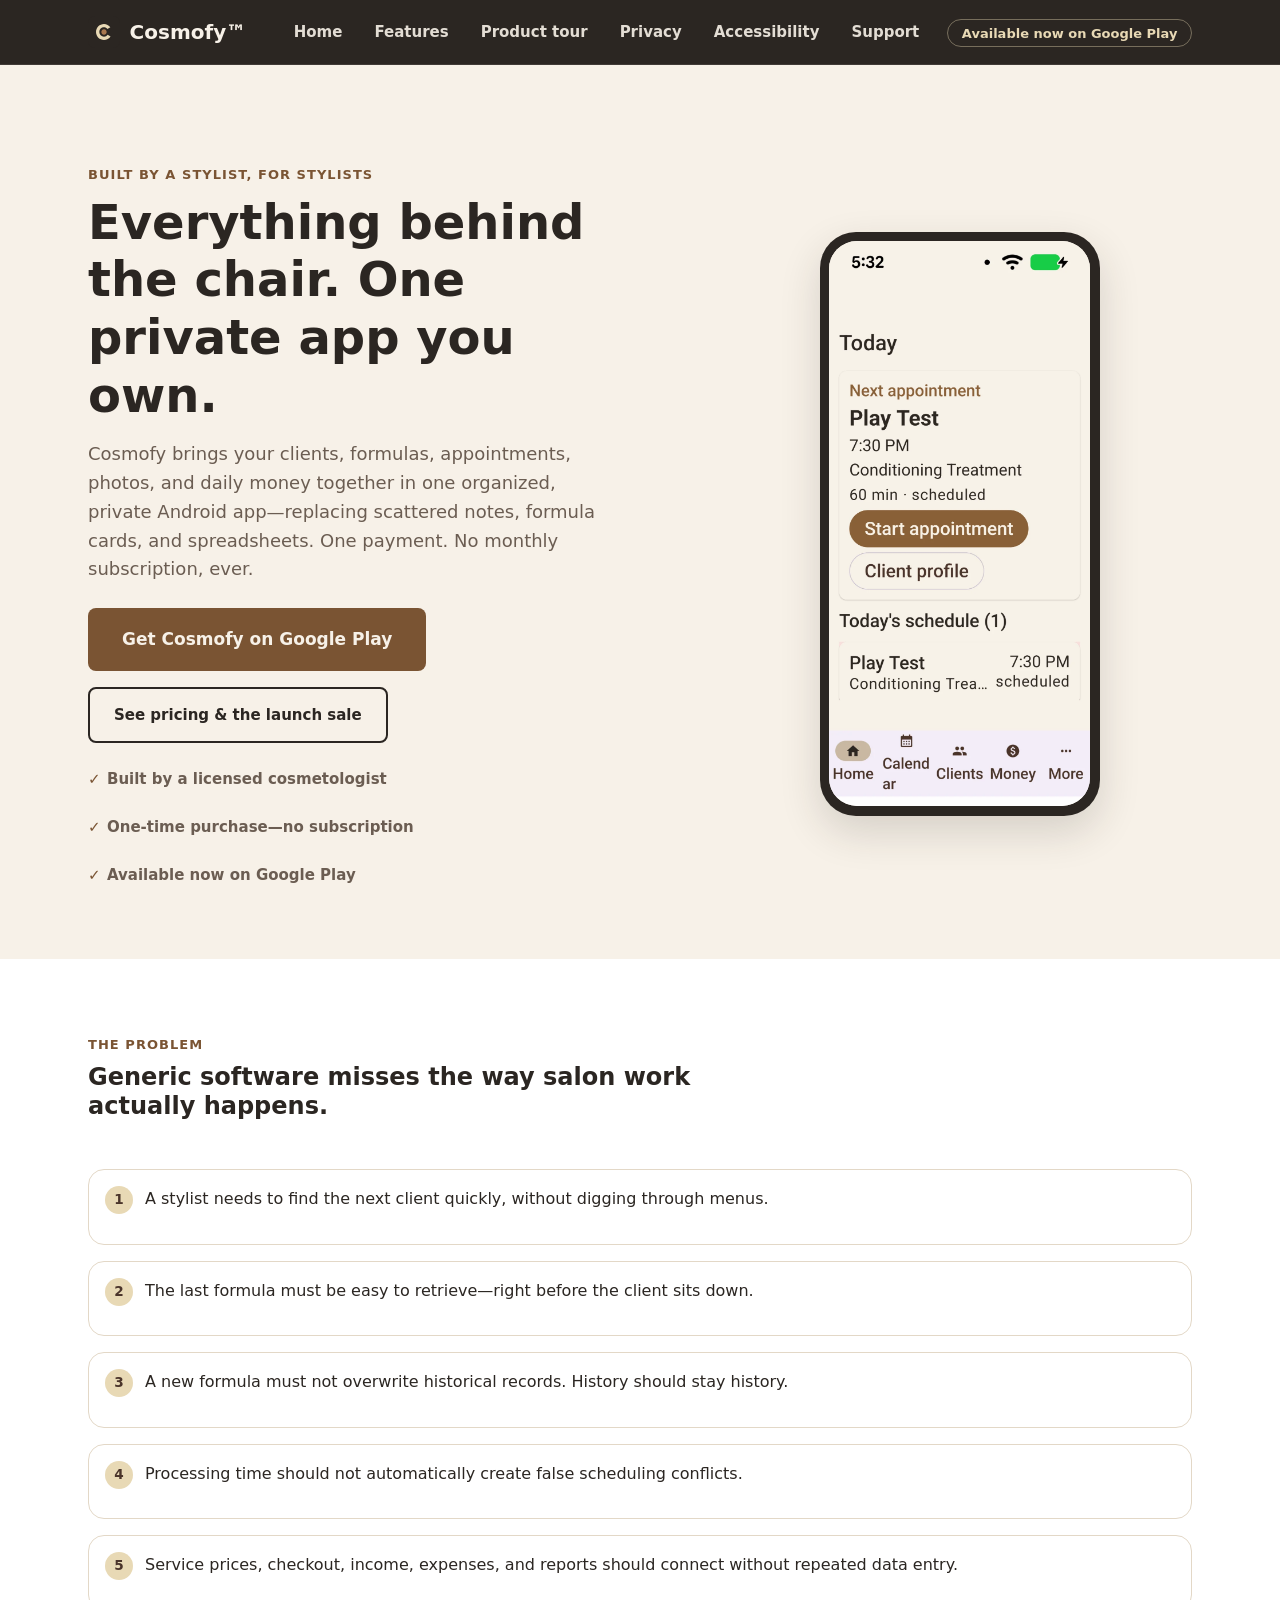
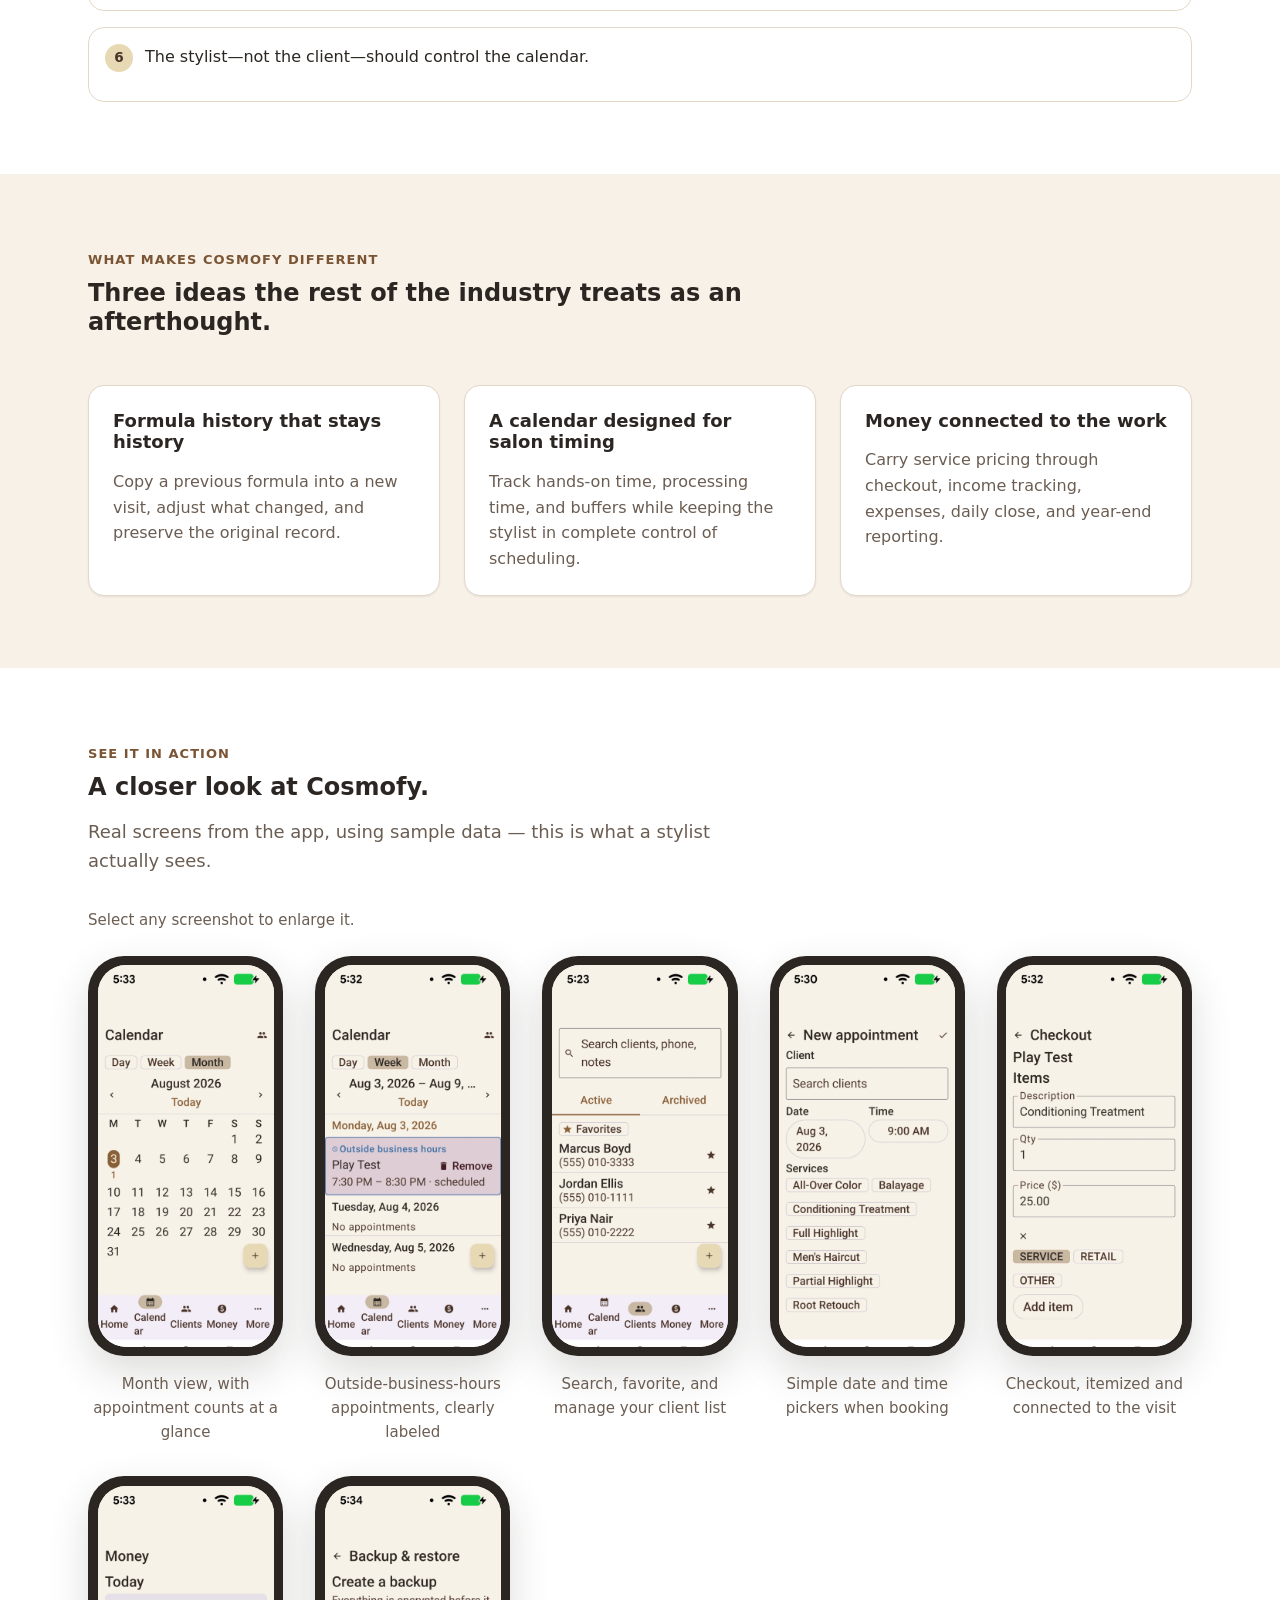
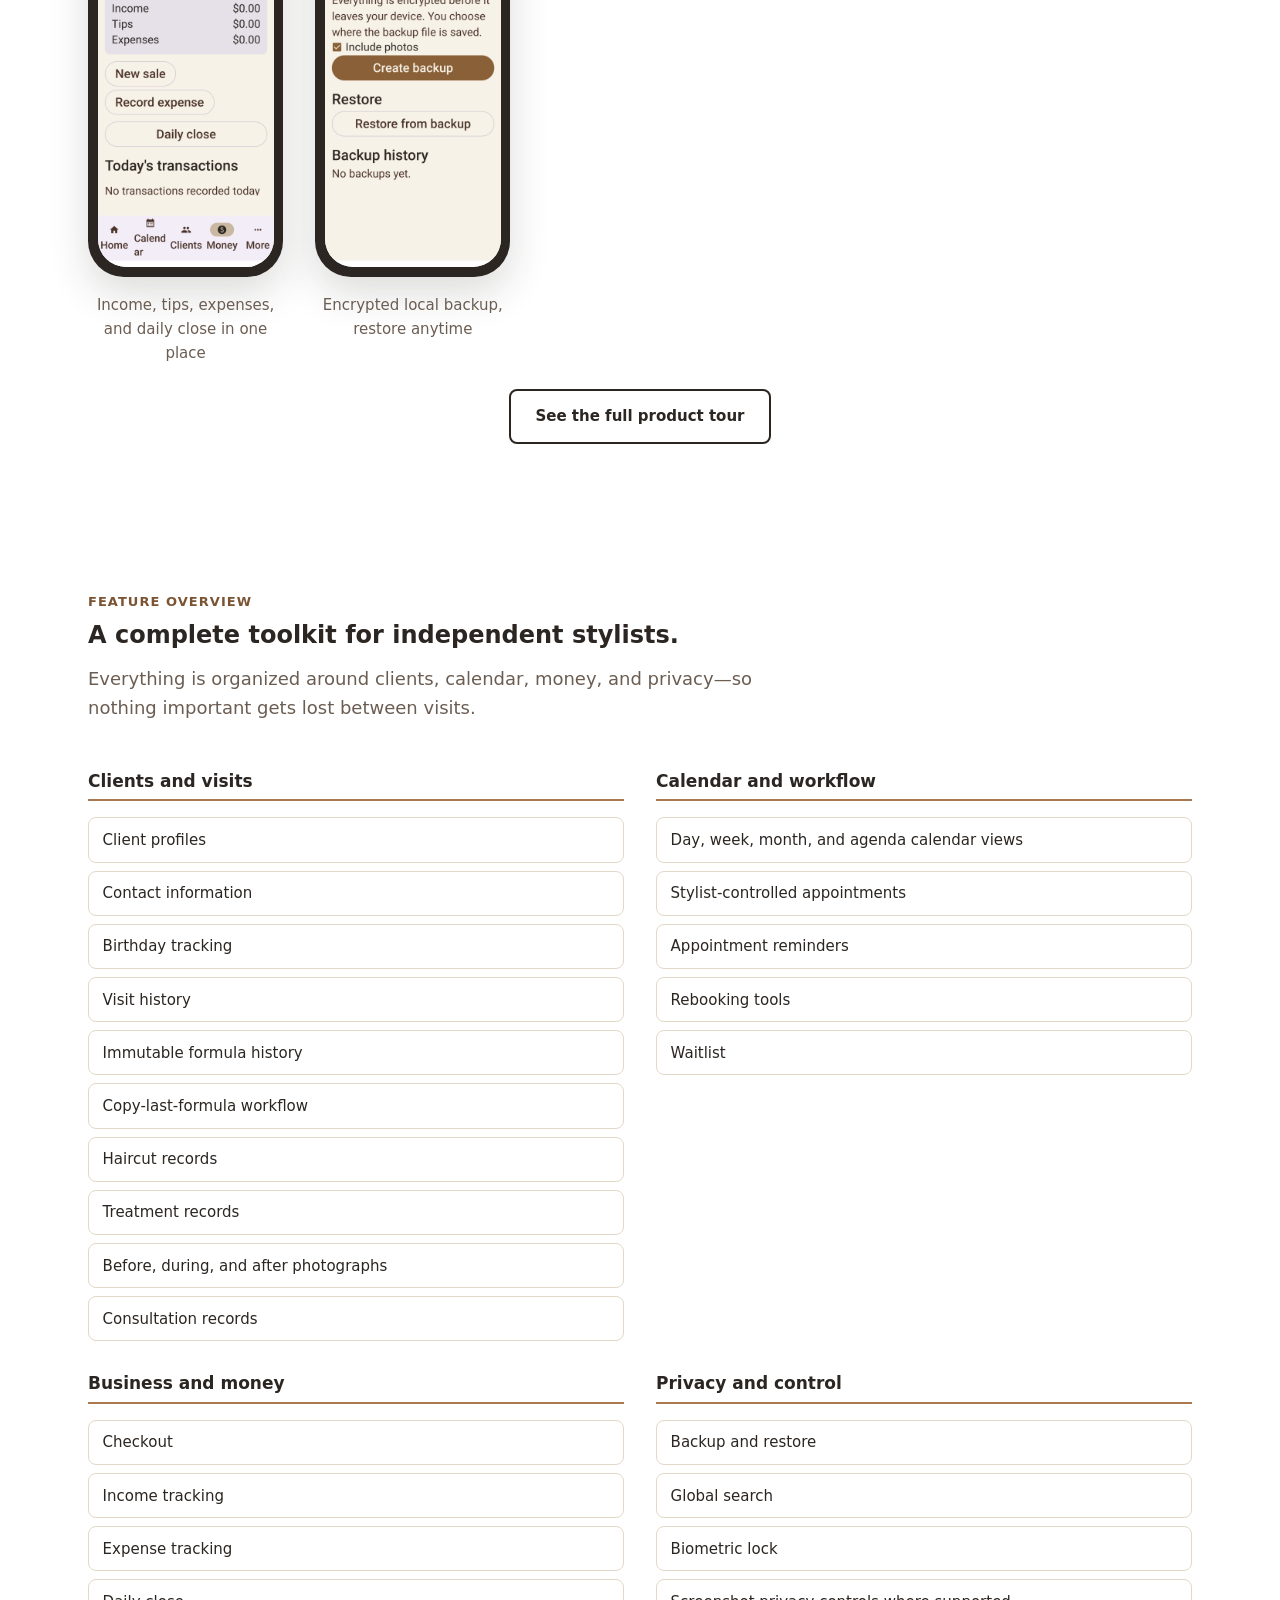
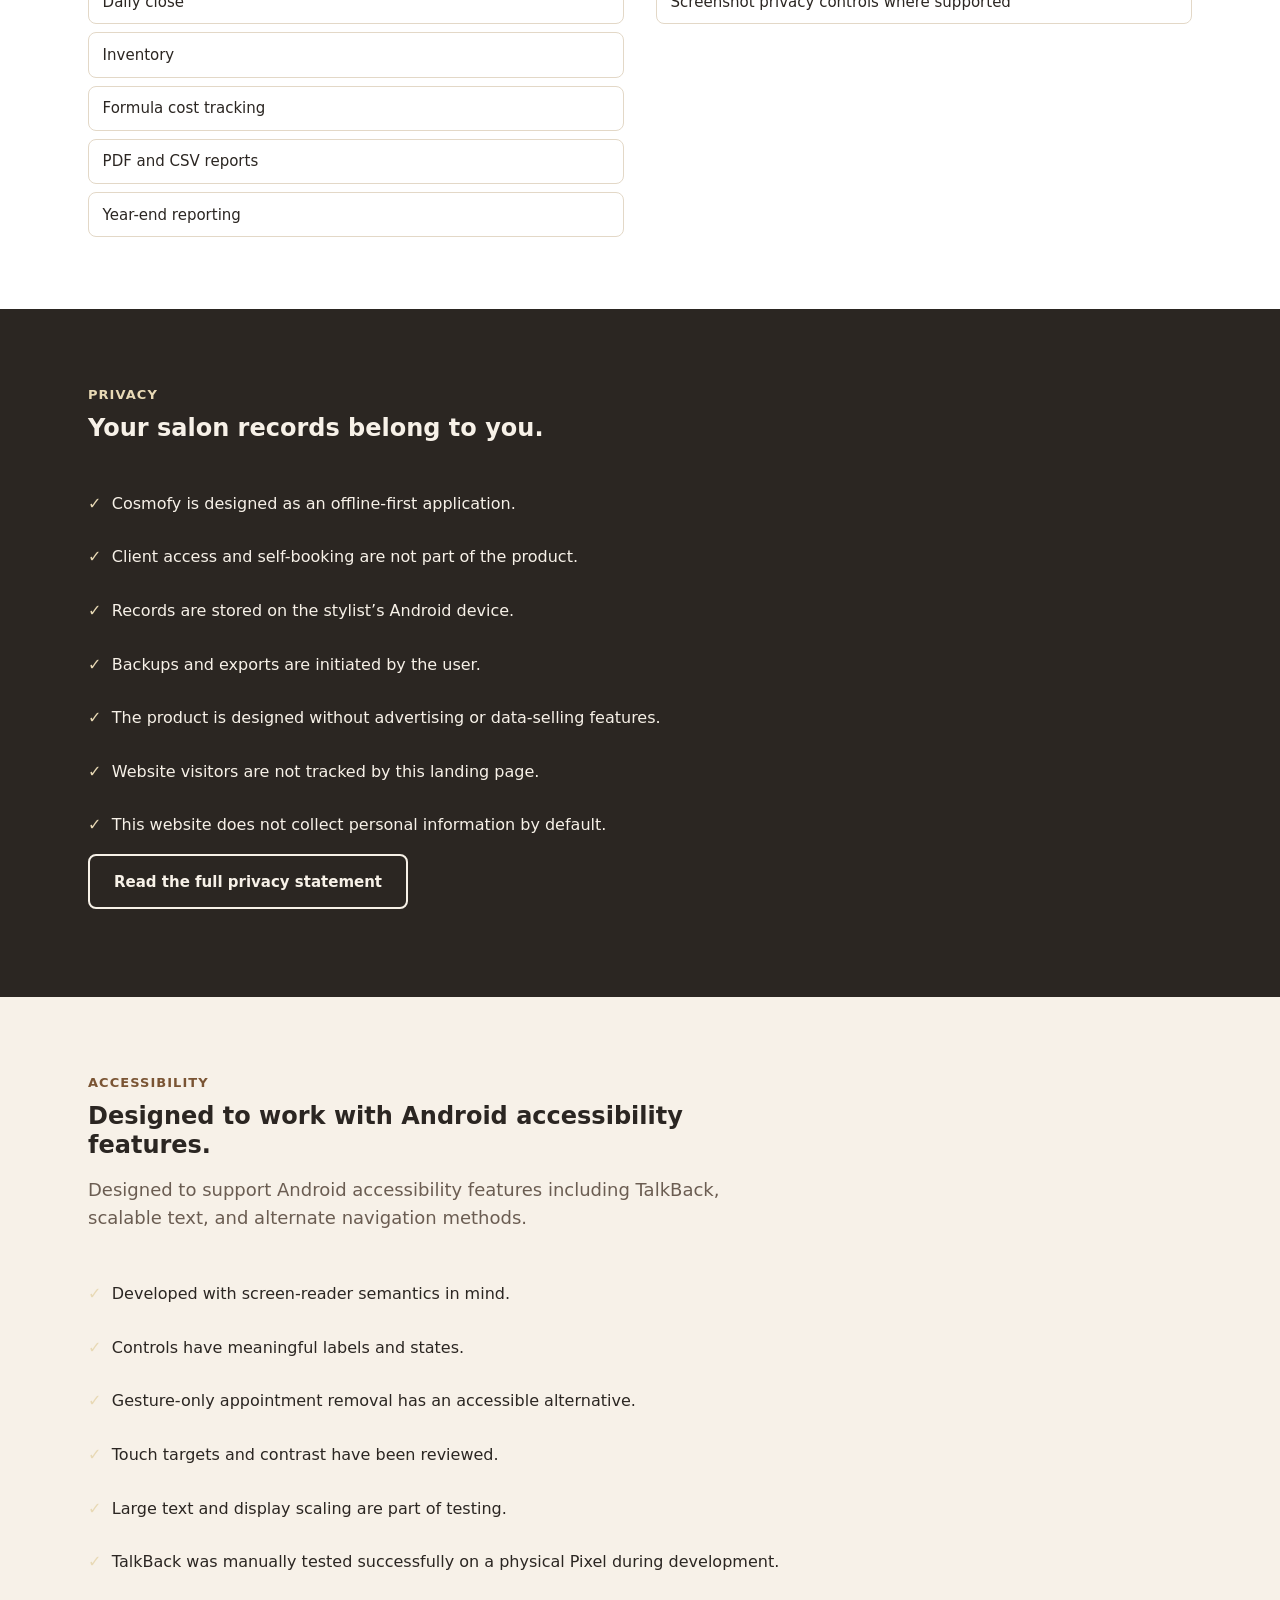
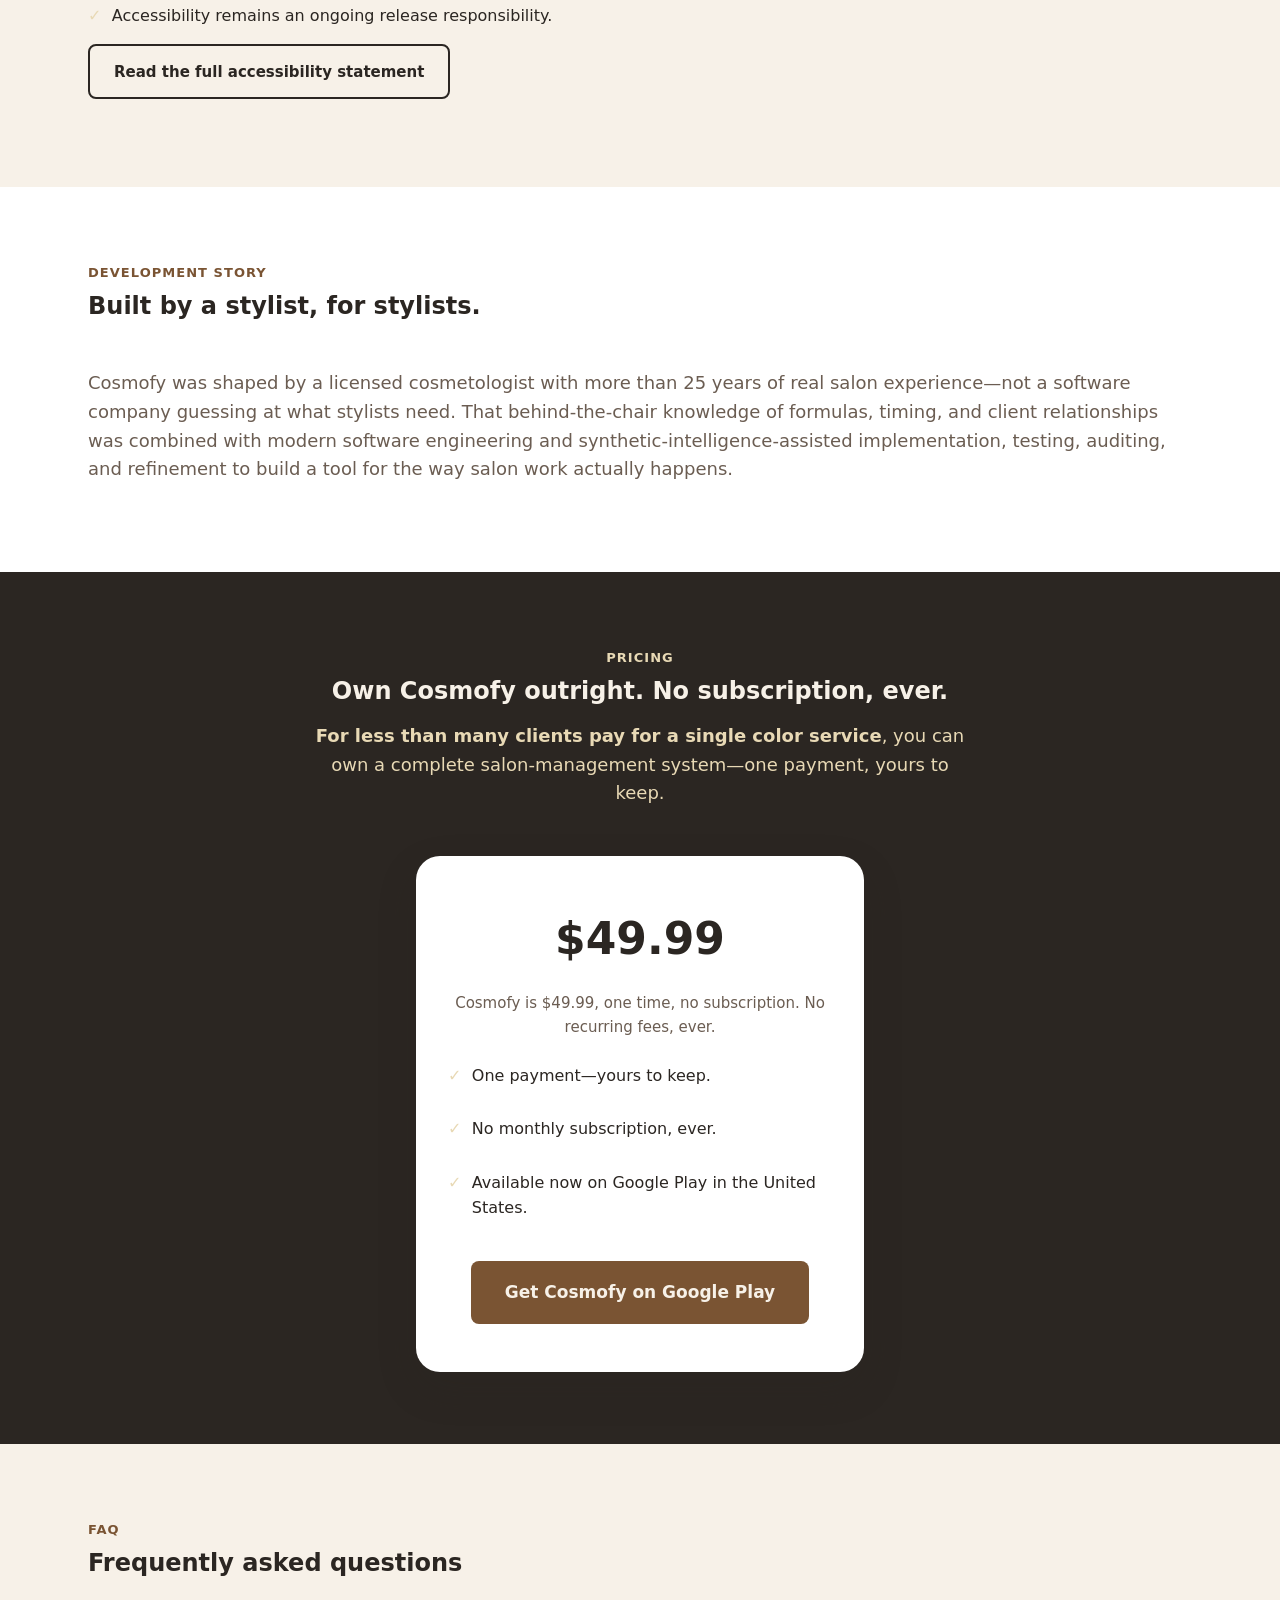
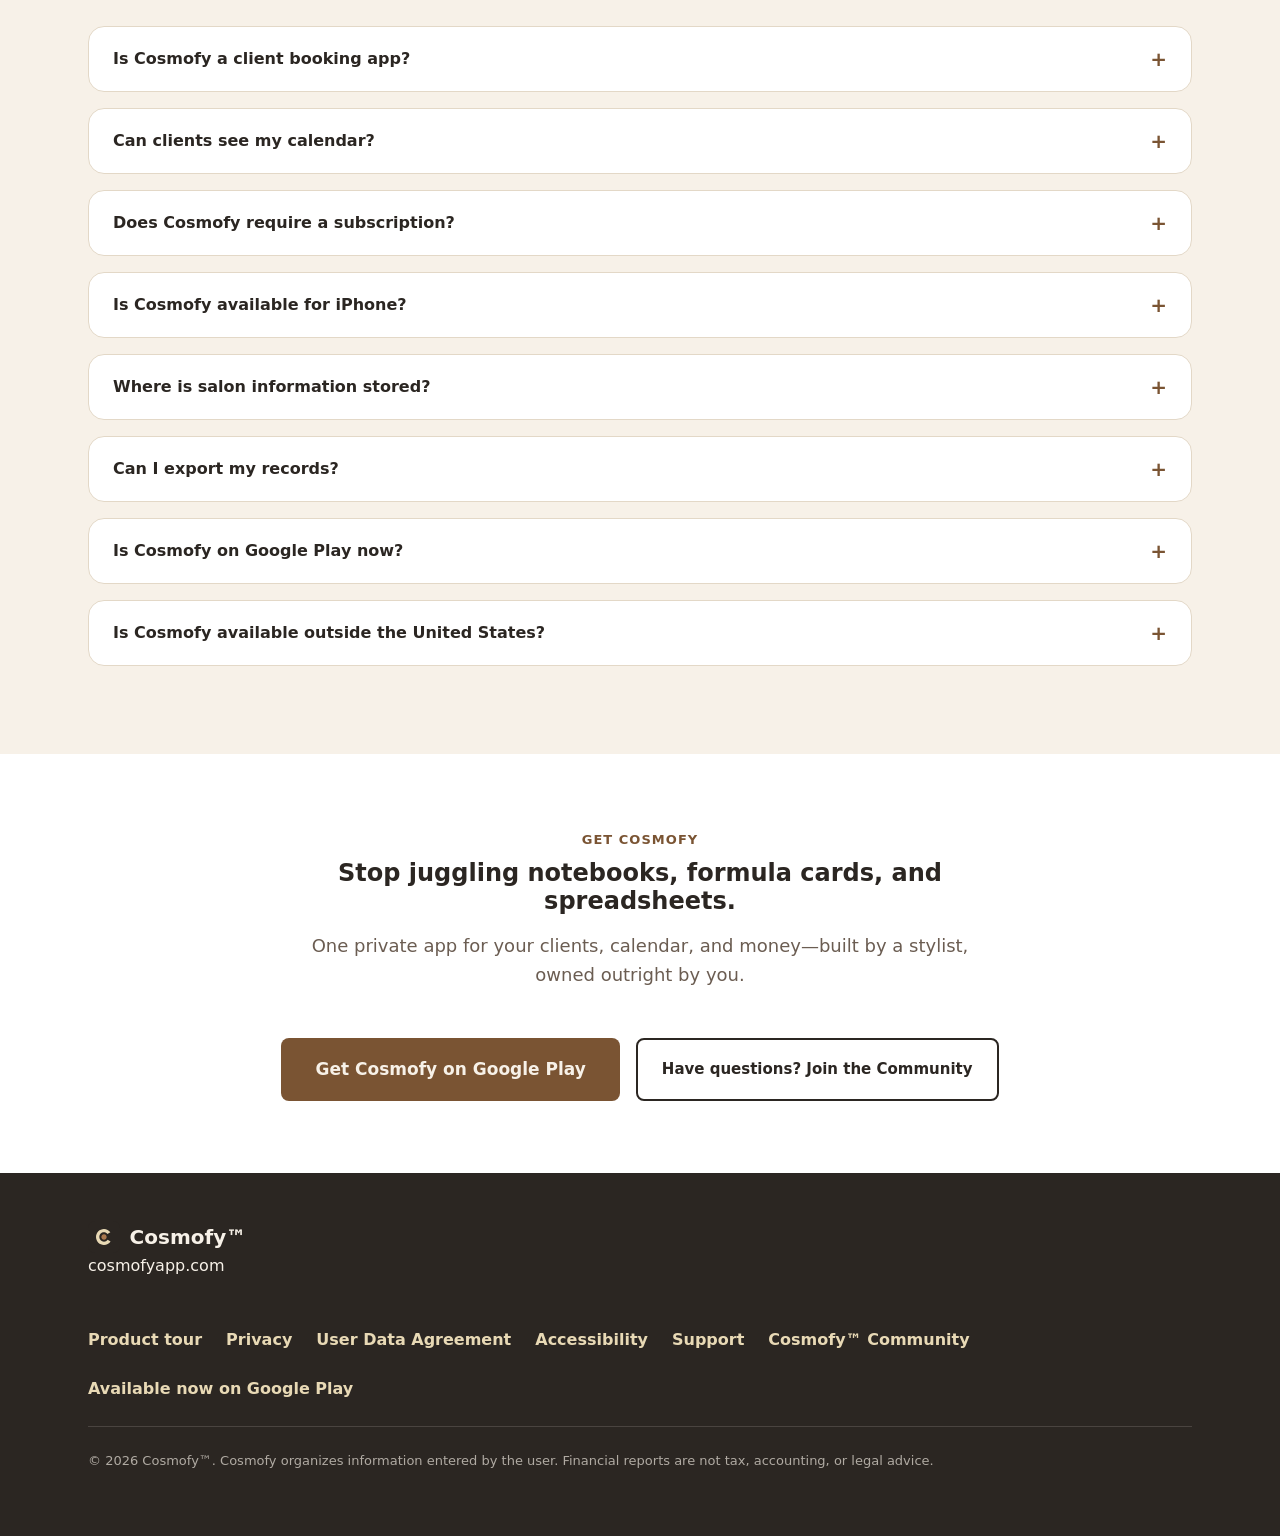
<file: index.html>
<!doctype html>
<html lang="en">
<head>
<meta charset="UTF-8">
<meta name="viewport" content="width=device-width, initial-scale=1">
<title>Cosmofy™ | Salon Management — One-Time Purchase, on Google Play</title>
<meta name="description" content="Cosmofy is a private Android salon-management app built by a stylist: clients, formulas, appointments, photos, and money in one place. One-time purchase, no subscription. Available now on Google Play in the United States.">
<link rel="canonical" href="https://cosmofyapp.com/">
<meta name="theme-color" content="#2b2622">
<link rel="icon" href="favicon.svg" type="image/svg+xml">
<link rel="manifest" href="site.webmanifest">
<meta property="og:type" content="website">
<meta property="og:site_name" content="Cosmofy">
<meta property="og:title" content="Cosmofy™ | Salon Management — One-Time Purchase, on Google Play">
<meta property="og:description" content="Cosmofy is a private Android salon-management app built by a stylist: clients, formulas, appointments, photos, and money in one place. One-time purchase, no subscription. Available now on Google Play in the United States.">
<meta property="og:url" content="https://cosmofyapp.com/">
<meta property="og:image" content="https://cosmofyapp.com/social-preview.png">
<meta property="og:image:type" content="image/png">
<meta property="og:image:width" content="1200">
<meta property="og:image:height" content="630">
<meta property="og:image:alt" content="Cosmofy — Private salon management built around the stylist">
<meta name="twitter:card" content="summary_large_image">
<meta name="twitter:title" content="Cosmofy™ | Salon Management — One-Time Purchase, on Google Play">
<meta name="twitter:description" content="Cosmofy is a private Android salon-management app built by a stylist: clients, formulas, appointments, photos, and money in one place. One-time purchase, no subscription. Available now on Google Play in the United States.">
<meta name="twitter:image" content="https://cosmofyapp.com/social-preview.png">
<meta name="twitter:image:alt" content="Cosmofy — Private salon management built around the stylist">
<meta http-equiv="Content-Security-Policy" content="default-src 'self'; img-src 'self' data:; style-src 'self'; script-src 'self'; font-src 'self'; form-action 'self'; base-uri 'self'; object-src 'none'; frame-ancestors 'none';">
<link rel="stylesheet" href="styles.css">
<script type="application/ld+json">
{
  "@context": "https://schema.org",
  "@type": "SoftwareApplication",
  "name": "Cosmofy",
  "applicationCategory": "BusinessApplication",
  "operatingSystem": "Android",
  "url": "https://cosmofyapp.com",
  "description": "Cosmofy is a private Android salon-management app for independent stylists, combining client records, formula history, appointments, visits, photos, income, expenses, and reporting.",
  "offers": {
    "@type": "Offer",
    "price": "49.99",
    "priceCurrency": "USD",
    "availability": "https://schema.org/InStock",
    "url": "https://play.google.com/store/apps/details?id=com.cosmofy.app",
    "areaServed": "US"
  }
}
</script>
</head>
<body>
<a class="skip-link" href="#main-content">Skip to main content</a>

<header class="site-header">
  <div class="container nav-bar">
    <a class="wordmark" href="index.html">
      <svg class="logo-mark" viewBox="0 0 108 108" role="img" aria-labelledby="logo-title">
        <title id="logo-title">Cosmofy logo</title>
        <rect width="108" height="108" rx="24" fill="#2b2622"/>
        <path fill="#e8d9b5" d="M54,27 C39.09,27 27,39.09 27,54 C27,68.91 39.09,81 54,81 C63.16,81 71.24,76.42 76.14,69.44 L66.4,63.32 C63.29,67.29 58.94,69.7 54,69.7 C45.28,69.7 38.3,62.72 38.3,54 C38.3,45.28 45.28,38.3 54,38.3 C58.53,38.3 62.6,40.4 65.68,43.98 L75.5,37.98 C70.44,31.35 62.75,27 54,27 Z"/>
        <path fill="#a9784f" d="M54,45 C49.03,45 45,49.03 45,54 C45,58.97 49.03,63 54,63 C58.97,63 63,58.97 63,54 C63,49.03 58.97,45 54,45 Z"/>
      </svg>
      Cosmofy™
    </a>
    <button class="nav-toggle" type="button" data-nav-toggle aria-expanded="false" aria-controls="primary-navigation" aria-label="Menu">
      <span class="nav-toggle-icon"></span>
    </button>
    <nav class="primary-nav" id="primary-navigation" data-primary-nav aria-label="Primary">
      <ul>
        <li><a href="index.html" aria-current="page">Home</a></li>
        <li><a href="index.html#features">Features</a></li>
        <li><a href="product-tour.html">Product tour</a></li>
        <li><a href="privacy.html">Privacy</a></li>
        <li><a href="accessibility.html">Accessibility</a></li>
        <li><a href="support.html">Support</a></li>
        <li><a class="nav-beta-status" data-play-store-link href="https://play.google.com/store/apps/details?id=com.cosmofy.app" target="_blank" rel="noopener noreferrer"><span data-beta-status>Available now on Google Play</span><span class="visually-hidden"> (opens in a new tab)</span></a></li>
      </ul>
    </nav>
  </div>
</header>

<main id="main-content" tabindex="-1">

  <!-- Hero -->
  <section class="hero">
    <div class="container">
      <div class="hero-copy">
        <p class="eyebrow">Built by a stylist, for stylists</p>
        <h1>Everything behind the chair. One private app you own.</h1>
        <p class="lede">Cosmofy brings your clients, formulas, appointments, photos, and daily money together in one organized, private Android app—replacing scattered notes, formula cards, and spreadsheets. One payment. No monthly subscription, ever.</p>
        <div class="btn-row">
          <a class="btn btn-primary btn-lg" data-play-store-link href="https://play.google.com/store/apps/details?id=com.cosmofy.app" target="_blank" rel="noopener noreferrer">Get Cosmofy on Google Play<span class="visually-hidden"> (opens in a new tab)</span></a>
          <a class="btn btn-secondary" href="#pricing">See pricing &amp; the launch sale</a>
        </div>
        <ul class="hero-points">
          <li><span class="icon" aria-hidden="true">&#10003;</span>Built by a licensed cosmetologist</li>
          <li><span class="icon" aria-hidden="true">&#10003;</span>One-time purchase—no subscription</li>
          <li><span class="icon" aria-hidden="true">&#10003;</span>Available now on Google Play</li>
        </ul>
      </div>
      <div class="hero-visual">
        <div class="phone-mockup">
          <div class="phone-mockup-screen">
            <img
              src="assets/screenshots/01-hero-home-next-appointment.webp"
              alt="Cosmofy's home screen showing today's next appointment and schedule"
              width="912"
              height="2048"
            />
          </div>
        </div>
      </div>
    </div>
  </section>

  <!-- The problem -->
  <section class="section section-alt">
    <div class="container">
      <div class="section-header">
        <p class="eyebrow">The problem</p>
        <h2>Generic software misses the way salon work actually happens.</h2>
      </div>
      <ul class="problem-list">
        <li><span class="marker" aria-hidden="true">1</span><p>A stylist needs to find the next client quickly, without digging through menus.</p></li>
        <li><span class="marker" aria-hidden="true">2</span><p>The last formula must be easy to retrieve—right before the client sits down.</p></li>
        <li><span class="marker" aria-hidden="true">3</span><p>A new formula must not overwrite historical records. History should stay history.</p></li>
        <li><span class="marker" aria-hidden="true">4</span><p>Processing time should not automatically create false scheduling conflicts.</p></li>
        <li><span class="marker" aria-hidden="true">5</span><p>Service prices, checkout, income, expenses, and reports should connect without repeated data entry.</p></li>
        <li><span class="marker" aria-hidden="true">6</span><p>The stylist—not the client—should control the calendar.</p></li>
      </ul>
    </div>
  </section>

  <!-- What makes Cosmofy different -->
  <section class="section">
    <div class="container">
      <div class="section-header">
        <p class="eyebrow">What makes Cosmofy different</p>
        <h2>Three ideas the rest of the industry treats as an afterthought.</h2>
      </div>
      <div class="card-grid">
        <div class="card">
          <h3>Formula history that stays history</h3>
          <p>Copy a previous formula into a new visit, adjust what changed, and preserve the original record.</p>
        </div>
        <div class="card">
          <h3>A calendar designed for salon timing</h3>
          <p>Track hands-on time, processing time, and buffers while keeping the stylist in complete control of scheduling.</p>
        </div>
        <div class="card">
          <h3>Money connected to the work</h3>
          <p>Carry service pricing through checkout, income tracking, expenses, daily close, and year-end reporting.</p>
        </div>
      </div>
    </div>
  </section>

  <!-- Screenshot gallery -->
  <section class="section section-alt">
    <div class="container">
      <div class="section-header">
        <p class="eyebrow">See it in action</p>
        <h2>A closer look at Cosmofy.</h2>
        <p class="lede">Real screens from the app, using sample data — this is what a stylist actually sees.</p>
      </div>
      <p class="gallery-hint">Select any screenshot to enlarge it.</p>
      <div class="screenshot-gallery">
        <figure class="screenshot-item">
          <a class="screenshot-trigger" href="assets/screenshots/02-calendar-month-appointment-counts.webp" data-lightbox-trigger>
            <div class="phone-mockup">
              <div class="phone-mockup-screen">
                <img
                  src="assets/screenshots/02-calendar-month-appointment-counts.webp"
                  alt="Month calendar view with a small appointment count shown under each date"
                  width="912" height="2048" loading="lazy"
                />
              </div>
            </div>
          </a>
          <figcaption>Month view, with appointment counts at a glance</figcaption>
        </figure>
        <figure class="screenshot-item">
          <a class="screenshot-trigger" href="assets/screenshots/03-calendar-week-outside-hours.webp" data-lightbox-trigger>
            <div class="phone-mockup">
              <div class="phone-mockup-screen">
                <img
                  src="assets/screenshots/03-calendar-week-outside-hours.webp"
                  alt="Week calendar view with an appointment clearly labeled Outside business hours"
                  width="912" height="2048" loading="lazy"
                />
              </div>
            </div>
          </a>
          <figcaption>Outside-business-hours appointments, clearly labeled</figcaption>
        </figure>
        <figure class="screenshot-item">
          <a class="screenshot-trigger" href="assets/screenshots/05-clients-list.webp" data-lightbox-trigger>
            <div class="phone-mockup">
              <div class="phone-mockup-screen">
                <img
                  src="assets/screenshots/05-clients-list.webp"
                  alt="Client list screen with a search field and favorites"
                  width="912" height="2048" loading="lazy"
                />
              </div>
            </div>
          </a>
          <figcaption>Search, favorite, and manage your client list</figcaption>
        </figure>
        <figure class="screenshot-item">
          <a class="screenshot-trigger" href="assets/screenshots/07-new-appointment.webp" data-lightbox-trigger>
            <div class="phone-mockup">
              <div class="phone-mockup-screen">
                <img
                  src="assets/screenshots/07-new-appointment.webp"
                  alt="New appointment screen with date picker, 12-hour time picker, and service selection"
                  width="912" height="2048" loading="lazy"
                />
              </div>
            </div>
          </a>
          <figcaption>Simple date and time pickers when booking</figcaption>
        </figure>
        <figure class="screenshot-item">
          <a class="screenshot-trigger" href="assets/screenshots/08-checkout.webp" data-lightbox-trigger>
            <div class="phone-mockup">
              <div class="phone-mockup-screen">
                <img
                  src="assets/screenshots/08-checkout.webp"
                  alt="Checkout screen with an itemized service, quantity, and price"
                  width="912" height="2048" loading="lazy"
                />
              </div>
            </div>
          </a>
          <figcaption>Checkout, itemized and connected to the visit</figcaption>
        </figure>
        <figure class="screenshot-item">
          <a class="screenshot-trigger" href="assets/screenshots/09-money-dashboard.webp" data-lightbox-trigger>
            <div class="phone-mockup">
              <div class="phone-mockup-screen">
                <img
                  src="assets/screenshots/09-money-dashboard.webp"
                  alt="Money dashboard showing today's income, tips, and expenses, with a Daily close button"
                  width="912" height="2048" loading="lazy"
                />
              </div>
            </div>
          </a>
          <figcaption>Income, tips, expenses, and daily close in one place</figcaption>
        </figure>
        <figure class="screenshot-item">
          <a class="screenshot-trigger" href="assets/screenshots/10-backup-and-restore.webp" data-lightbox-trigger>
            <div class="phone-mockup">
              <div class="phone-mockup-screen">
                <img
                  src="assets/screenshots/10-backup-and-restore.webp"
                  alt="Backup and restore screen describing encrypted local backups that include photos"
                  width="912" height="2048" loading="lazy"
                />
              </div>
            </div>
          </a>
          <figcaption>Encrypted local backup, restore anytime</figcaption>
        </figure>
      </div>
      <div class="btn-row btn-row-center">
        <a class="btn btn-secondary" href="product-tour.html">See the full product tour</a>
      </div>
    </div>
  </section>

  <!-- Feature overview -->
  <section class="section section-alt" id="features">
    <div class="container">
      <div class="section-header">
        <p class="eyebrow">Feature overview</p>
        <h2>A complete toolkit for independent stylists.</h2>
        <p class="lede">Everything is organized around clients, calendar, money, and privacy—so nothing important gets lost between visits.</p>
      </div>
      <div class="feature-groups">
        <div class="feature-group">
          <h3>Clients and visits</h3>
          <ul class="feature-list">
            <li>Client profiles</li>
            <li>Contact information</li>
            <li>Birthday tracking</li>
            <li>Visit history</li>
            <li>Immutable formula history</li>
            <li>Copy-last-formula workflow</li>
            <li>Haircut records</li>
            <li>Treatment records</li>
            <li>Before, during, and after photographs</li>
            <li>Consultation records</li>
          </ul>
        </div>
        <div class="feature-group">
          <h3>Calendar and workflow</h3>
          <ul class="feature-list">
            <li>Day, week, month, and agenda calendar views</li>
            <li>Stylist-controlled appointments</li>
            <li>Appointment reminders</li>
            <li>Rebooking tools</li>
            <li>Waitlist</li>
          </ul>
        </div>
        <div class="feature-group">
          <h3>Business and money</h3>
          <ul class="feature-list">
            <li>Checkout</li>
            <li>Income tracking</li>
            <li>Expense tracking</li>
            <li>Daily close</li>
            <li>Inventory</li>
            <li>Formula cost tracking</li>
            <li>PDF and CSV reports</li>
            <li>Year-end reporting</li>
          </ul>
        </div>
        <div class="feature-group">
          <h3>Privacy and control</h3>
          <ul class="feature-list">
            <li>Backup and restore</li>
            <li>Global search</li>
            <li>Biometric lock</li>
            <li>Screenshot privacy controls where supported</li>
          </ul>
        </div>
      </div>
    </div>
  </section>

  <!-- Privacy -->
  <section class="section section-dark" id="privacy">
    <div class="container">
      <div class="section-header">
        <p class="eyebrow">Privacy</p>
        <h2>Your salon records belong to you.</h2>
      </div>
      <ul class="check-list">
        <li><span class="icon" aria-hidden="true">&#10003;</span><p>Cosmofy is designed as an offline-first application.</p></li>
        <li><span class="icon" aria-hidden="true">&#10003;</span><p>Client access and self-booking are not part of the product.</p></li>
        <li><span class="icon" aria-hidden="true">&#10003;</span><p>Records are stored on the stylist&rsquo;s Android device.</p></li>
        <li><span class="icon" aria-hidden="true">&#10003;</span><p>Backups and exports are initiated by the user.</p></li>
        <li><span class="icon" aria-hidden="true">&#10003;</span><p>The product is designed without advertising or data-selling features.</p></li>
        <li><span class="icon" aria-hidden="true">&#10003;</span><p>Website visitors are not tracked by this landing page.</p></li>
        <li><span class="icon" aria-hidden="true">&#10003;</span><p>This website does not collect personal information by default.</p></li>
      </ul>
      <p><a class="btn btn-secondary" href="privacy.html">Read the full privacy statement</a></p>
    </div>
  </section>

  <!-- Accessibility -->
  <section class="section">
    <div class="container">
      <div class="section-header">
        <p class="eyebrow">Accessibility</p>
        <h2>Designed to work with Android accessibility features.</h2>
        <p class="lede">Designed to support Android accessibility features including TalkBack, scalable text, and alternate navigation methods.</p>
      </div>
      <ul class="check-list">
        <li><span class="icon" aria-hidden="true">&#10003;</span><p>Developed with screen-reader semantics in mind.</p></li>
        <li><span class="icon" aria-hidden="true">&#10003;</span><p>Controls have meaningful labels and states.</p></li>
        <li><span class="icon" aria-hidden="true">&#10003;</span><p>Gesture-only appointment removal has an accessible alternative.</p></li>
        <li><span class="icon" aria-hidden="true">&#10003;</span><p>Touch targets and contrast have been reviewed.</p></li>
        <li><span class="icon" aria-hidden="true">&#10003;</span><p>Large text and display scaling are part of testing.</p></li>
        <li><span class="icon" aria-hidden="true">&#10003;</span><p>TalkBack was manually tested successfully on a physical Pixel during development.</p></li>
        <li><span class="icon" aria-hidden="true">&#10003;</span><p>Accessibility remains an ongoing release responsibility.</p></li>
      </ul>
      <p><a class="btn btn-secondary" href="accessibility.html">Read the full accessibility statement</a></p>
    </div>
  </section>

  <!-- Development story -->
  <section class="section section-alt">
    <div class="container">
      <div class="section-header">
        <p class="eyebrow">Development story</p>
        <h2>Built by a stylist, for stylists.</h2>
      </div>
      <p class="lede">Cosmofy was shaped by a licensed cosmetologist with more than 25 years of real salon experience—not a software company guessing at what stylists need. That behind-the-chair knowledge of formulas, timing, and client relationships was combined with modern software engineering and synthetic-intelligence-assisted implementation, testing, auditing, and refinement to build a tool for the way salon work actually happens.</p>
    </div>
  </section>

  <!-- Pricing & launch sale -->
  <section class="section section-dark" id="pricing">
    <div class="container">
      <div class="section-header section-header-center">
        <p class="eyebrow">Pricing</p>
        <h2>Own Cosmofy outright. No subscription, ever.</h2>
        <p class="lede"><strong>For less than many clients pay for a single color service</strong>, you can own a complete salon-management system&mdash;one payment, yours to keep.</p>
      </div>

      <div class="pricing-card" data-pricing-panel>
        <p class="pricing-badge" data-pricing-badge hidden></p>
        <div class="pricing-price-row">
          <span class="pricing-price pricing-price-regular" data-pricing-regular>$49.99</span>
          <span class="pricing-price pricing-price-sale" data-pricing-sale hidden>$29.99</span>
        </div>
        <p class="pricing-savings" data-pricing-savings hidden></p>
        <p class="pricing-note" data-pricing-note>Cosmofy is $49.99, a one-time purchase with no subscription. A limited-time Cosmofy Launch Sale may be available for a short window for U.S. customers&mdash;check Google Play or this page for current pricing.</p>
        <ul class="check-list pricing-terms">
          <li><span class="icon" aria-hidden="true">&#10003;</span><p>One payment&mdash;yours to keep.</p></li>
          <li><span class="icon" aria-hidden="true">&#10003;</span><p>No monthly subscription, ever.</p></li>
          <li><span class="icon" aria-hidden="true">&#10003;</span><p>Available now on Google Play in the United States.</p></li>
        </ul>
        <div class="btn-row">
          <a class="btn btn-primary btn-lg" data-play-store-link href="https://play.google.com/store/apps/details?id=com.cosmofy.app" target="_blank" rel="noopener noreferrer">Get Cosmofy on Google Play<span class="visually-hidden"> (opens in a new tab)</span></a>
        </div>
      </div>
    </div>
  </section>

  <!-- FAQ -->
  <section class="section">
    <div class="container">
      <div class="section-header">
        <p class="eyebrow">FAQ</p>
        <h2>Frequently asked questions</h2>
      </div>

      <details class="faq-item">
        <summary>Is Cosmofy a client booking app?</summary>
        <div class="faq-answer"><p>No. Cosmofy is a private business and record-management app controlled by the stylist. It is not a consumer booking marketplace, and clients do not book their own appointments through it.</p></div>
      </details>

      <details class="faq-item">
        <summary>Can clients see my calendar?</summary>
        <div class="faq-answer"><p>No. Clients do not access or control the calendar. The stylist stays in charge of scheduling.</p></div>
      </details>

      <details class="faq-item">
        <summary>Does Cosmofy require a subscription?</summary>
        <div class="faq-answer"><p data-pricing-sentence>Cosmofy is $49.99, a one-time purchase with no subscription. A limited-time Cosmofy Launch Sale may be available for a short window for U.S. customers&mdash;check Google Play or this page for current pricing.</p><p>See <a href="#pricing">pricing and the current launch sale</a> for today&rsquo;s price.</p></div>
      </details>

      <details class="faq-item">
        <summary>Is Cosmofy available for iPhone?</summary>
        <div class="faq-answer"><p>The current product is Android.</p></div>
      </details>

      <details class="faq-item">
        <summary>Where is salon information stored?</summary>
        <div class="faq-answer"><p>Records are designed to be stored locally on the stylist&rsquo;s Android device.</p></div>
      </details>

      <details class="faq-item">
        <summary>Can I export my records?</summary>
        <div class="faq-answer"><p>Yes. User-initiated backup and export are supported.</p></div>
      </details>

      <details class="faq-item">
        <summary>Is Cosmofy on Google Play now?</summary>
        <div class="faq-answer"><p>Yes. Cosmofy is available now on Google Play in the United States. <a data-play-store-link href="https://play.google.com/store/apps/details?id=com.cosmofy.app" target="_blank" rel="noopener noreferrer">Get Cosmofy on Google Play<span class="visually-hidden"> (opens in a new tab)</span></a>.</p></div>
      </details>

      <details class="faq-item">
        <summary>Is Cosmofy available outside the United States?</summary>
        <div class="faq-answer"><p>Cosmofy is currently available on Google Play in the United States.</p></div>
      </details>
    </div>
  </section>

  <!-- Final CTA & Community -->
  <section class="section section-alt">
    <div class="container">
      <div class="section-header section-header-center">
        <p class="eyebrow">Get Cosmofy</p>
        <h2>Stop juggling notebooks, formula cards, and spreadsheets.</h2>
        <p class="lede">One private app for your clients, calendar, and money&mdash;built by a stylist, owned outright by you.</p>
      </div>
      <div class="btn-row btn-row-center">
        <a class="btn btn-primary btn-lg" data-play-store-link href="https://play.google.com/store/apps/details?id=com.cosmofy.app" target="_blank" rel="noopener noreferrer">Get Cosmofy on Google Play<span class="visually-hidden"> (opens in a new tab)</span></a>
        <a class="btn btn-secondary" href="https://www.facebook.com/groups/1084569343945187" data-facebook-link target="_blank" rel="noopener noreferrer">Have questions? Join the Community<span class="visually-hidden"> (opens in a new tab)</span></a>
      </div>
    </div>
  </section>

</main>

<footer class="site-footer">
  <div class="container">
    <div class="footer-grid">
      <div>
        <a class="wordmark" href="index.html">
          <svg class="logo-mark" viewBox="0 0 108 108" role="img" aria-labelledby="footer-logo-title">
            <title id="footer-logo-title">Cosmofy logo</title>
            <rect width="108" height="108" rx="24" fill="#2b2622"/>
            <path fill="#e8d9b5" d="M54,27 C39.09,27 27,39.09 27,54 C27,68.91 39.09,81 54,81 C63.16,81 71.24,76.42 76.14,69.44 L66.4,63.32 C63.29,67.29 58.94,69.7 54,69.7 C45.28,69.7 38.3,62.72 38.3,54 C38.3,45.28 45.28,38.3 54,38.3 C58.53,38.3 62.6,40.4 65.68,43.98 L75.5,37.98 C70.44,31.35 62.75,27 54,27 Z"/>
            <path fill="#a9784f" d="M54,45 C49.03,45 45,49.03 45,54 C45,58.97 49.03,63 54,63 C58.97,63 63,58.97 63,54 C63,49.03 58.97,45 54,45 Z"/>
          </svg>
          Cosmofy™
        </a>
        <p>cosmofyapp.com</p>
      </div>
      <ul class="footer-links">
        <li><a href="product-tour.html">Product tour</a></li>
        <li><a href="privacy.html">Privacy</a></li>
        <li><a href="user-data-agreement.html">User Data Agreement</a></li>
        <li><a href="accessibility.html">Accessibility</a></li>
        <li><a href="support.html">Support</a></li>
        <li><a href="https://www.facebook.com/groups/1084569343945187" data-facebook-link target="_blank" rel="noopener noreferrer">Cosmofy™ Community<span class="visually-hidden"> (opens in a new tab)</span></a></li>
        <li><a data-play-store-link href="https://play.google.com/store/apps/details?id=com.cosmofy.app" target="_blank" rel="noopener noreferrer"><span data-beta-status>Available now on Google Play</span><span class="visually-hidden"> (opens in a new tab)</span></a></li>
      </ul>
    </div>
    <p class="footer-fine-print">
      &copy; <span data-current-year>2026</span> Cosmofy™. Cosmofy organizes information entered by the user. Financial reports are not tax, accounting, or legal advice.
    </p>
  </div>
</footer>

<dialog class="lightbox" data-lightbox aria-labelledby="lightbox-heading" aria-describedby="lightbox-caption" aria-modal="true">
  <h2 id="lightbox-heading" class="visually-hidden">Screenshot viewer</h2>
  <div class="lightbox-panel">
    <div class="lightbox-toolbar">
      <button type="button" class="lightbox-btn" data-lightbox-prev>
        <span class="lightbox-icon" aria-hidden="true">&#8249;</span>
        <span>Previous</span>
      </button>
      <p class="lightbox-position" data-lightbox-position aria-live="polite"></p>
      <button type="button" class="lightbox-btn" data-lightbox-next>
        <span class="lightbox-icon" aria-hidden="true">&#8250;</span>
        <span>Next</span>
      </button>
      <button type="button" class="lightbox-btn lightbox-close" data-lightbox-close>
        <span class="lightbox-icon" aria-hidden="true">&times;</span>
        <span>Close</span>
      </button>
    </div>
    <div class="lightbox-image-wrap">
      <img class="lightbox-image" data-lightbox-image alt="" />
    </div>
    <p class="lightbox-caption" id="lightbox-caption" data-lightbox-caption></p>
  </div>
</dialog>

<script src="site-config.js?v=20261005-2"></script>
<script src="script.js?v=20261005-2"></script>
</body>
</html>
</file>
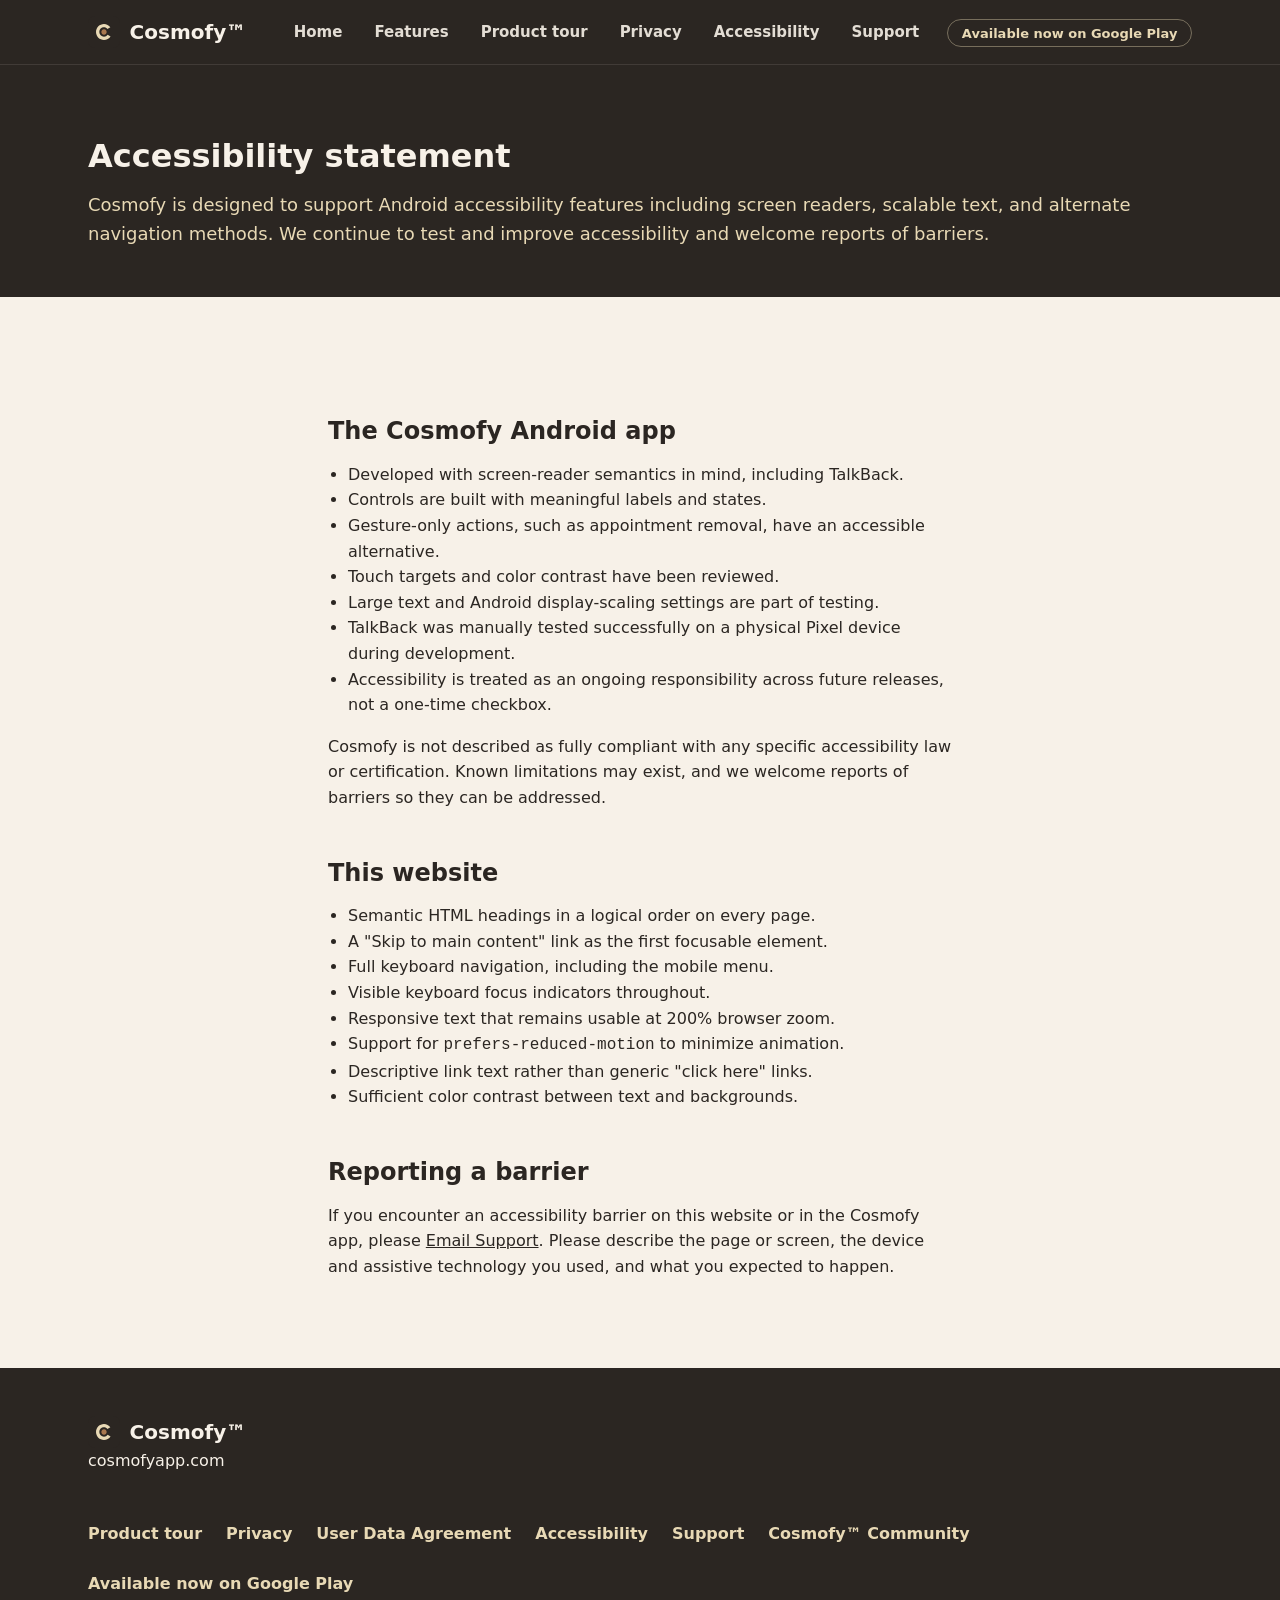
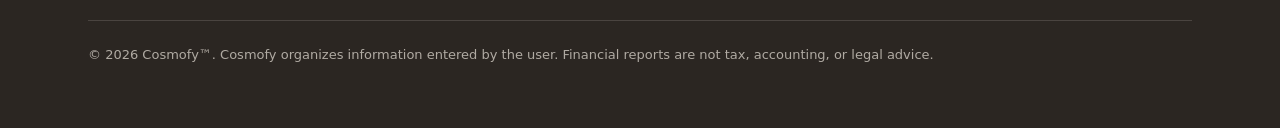
<file: accessibility.html>
<!doctype html>
<html lang="en">
<head>
<meta charset="UTF-8">
<meta name="viewport" content="width=device-width, initial-scale=1">
<title>Accessibility | Cosmofy™</title>
<meta name="description" content="Cosmofy's approach to Android and website accessibility, including screen reader support, scalable text, and ongoing testing.">
<link rel="canonical" href="https://cosmofyapp.com/accessibility.html">
<meta name="theme-color" content="#2b2622">
<link rel="icon" href="favicon.svg" type="image/svg+xml">
<link rel="manifest" href="site.webmanifest">
<meta property="og:type" content="website">
<meta property="og:site_name" content="Cosmofy">
<meta property="og:title" content="Accessibility | Cosmofy™">
<meta property="og:description" content="Cosmofy's approach to Android and website accessibility, including screen reader support, scalable text, and ongoing testing.">
<meta property="og:url" content="https://cosmofyapp.com/accessibility.html">
<meta property="og:image" content="https://cosmofyapp.com/social-preview.png">
<meta property="og:image:type" content="image/png">
<meta property="og:image:width" content="1200">
<meta property="og:image:height" content="630">
<meta property="og:image:alt" content="Cosmofy — Private salon management built around the stylist">
<meta name="twitter:card" content="summary_large_image">
<meta name="twitter:title" content="Accessibility | Cosmofy™">
<meta name="twitter:description" content="Cosmofy's approach to Android and website accessibility, including screen reader support, scalable text, and ongoing testing.">
<meta name="twitter:image" content="https://cosmofyapp.com/social-preview.png">
<meta name="twitter:image:alt" content="Cosmofy — Private salon management built around the stylist">
<meta http-equiv="Content-Security-Policy" content="default-src 'self'; img-src 'self' data:; style-src 'self'; script-src 'self'; font-src 'self'; form-action 'self'; base-uri 'self'; object-src 'none'; frame-ancestors 'none';">
<link rel="stylesheet" href="styles.css">
</head>
<body>
<a class="skip-link" href="#main-content">Skip to main content</a>

<header class="site-header">
  <div class="container nav-bar">
    <a class="wordmark" href="index.html">
      <svg class="logo-mark" viewBox="0 0 108 108" role="img" aria-labelledby="logo-title">
        <title id="logo-title">Cosmofy logo</title>
        <rect width="108" height="108" rx="24" fill="#2b2622"/>
        <path fill="#e8d9b5" d="M54,27 C39.09,27 27,39.09 27,54 C27,68.91 39.09,81 54,81 C63.16,81 71.24,76.42 76.14,69.44 L66.4,63.32 C63.29,67.29 58.94,69.7 54,69.7 C45.28,69.7 38.3,62.72 38.3,54 C38.3,45.28 45.28,38.3 54,38.3 C58.53,38.3 62.6,40.4 65.68,43.98 L75.5,37.98 C70.44,31.35 62.75,27 54,27 Z"/>
        <path fill="#a9784f" d="M54,45 C49.03,45 45,49.03 45,54 C45,58.97 49.03,63 54,63 C58.97,63 63,58.97 63,54 C63,49.03 58.97,45 54,45 Z"/>
      </svg>
      Cosmofy™
    </a>
    <button class="nav-toggle" type="button" data-nav-toggle aria-expanded="false" aria-controls="primary-navigation" aria-label="Menu">
      <span class="nav-toggle-icon"></span>
    </button>
    <nav class="primary-nav" id="primary-navigation" data-primary-nav aria-label="Primary">
      <ul>
        <li><a href="index.html">Home</a></li>
        <li><a href="index.html#features">Features</a></li>
        <li><a href="product-tour.html">Product tour</a></li>
        <li><a href="privacy.html">Privacy</a></li>
        <li><a href="accessibility.html" aria-current="page">Accessibility</a></li>
        <li><a href="support.html">Support</a></li>
        <li><a class="nav-beta-status" data-play-store-link href="https://play.google.com/store/apps/details?id=com.cosmofy.app" target="_blank" rel="noopener noreferrer"><span data-beta-status>Available now on Google Play</span><span class="visually-hidden"> (opens in a new tab)</span></a></li>
      </ul>
    </nav>
  </div>
</header>

<main id="main-content" tabindex="-1">
  <div class="page-header">
    <div class="container">
      <h1>Accessibility statement</h1>
      <p class="lede">Cosmofy is designed to support Android accessibility features including screen readers, scalable text, and alternate navigation methods. We continue to test and improve accessibility and welcome reports of barriers.</p>
    </div>
  </div>

  <div class="section">
    <div class="container prose">
      <h2>The Cosmofy Android app</h2>
      <ul>
        <li>Developed with screen-reader semantics in mind, including TalkBack.</li>
        <li>Controls are built with meaningful labels and states.</li>
        <li>Gesture-only actions, such as appointment removal, have an accessible alternative.</li>
        <li>Touch targets and color contrast have been reviewed.</li>
        <li>Large text and Android display-scaling settings are part of testing.</li>
        <li>TalkBack was manually tested successfully on a physical Pixel device during development.</li>
        <li>Accessibility is treated as an ongoing responsibility across future releases, not a one-time checkbox.</li>
      </ul>
      <p>Cosmofy is not described as fully compliant with any specific accessibility law or certification. Known limitations may exist, and we welcome reports of barriers so they can be addressed.</p>

      <h2>This website</h2>
      <ul>
        <li>Semantic HTML headings in a logical order on every page.</li>
        <li>A "Skip to main content" link as the first focusable element.</li>
        <li>Full keyboard navigation, including the mobile menu.</li>
        <li>Visible keyboard focus indicators throughout.</li>
        <li>Responsive text that remains usable at 200% browser zoom.</li>
        <li>Support for <code>prefers-reduced-motion</code> to minimize animation.</li>
        <li>Descriptive link text rather than generic "click here" links.</li>
        <li>Sufficient color contrast between text and backgrounds.</li>
      </ul>

      <h2>Reporting a barrier</h2>
      <p>If you encounter an accessibility barrier on this website or in the Cosmofy app, please <a href="mailto:dkeding1@gmail.com" data-support-email>Email Support</a>. Please describe the page or screen, the device and assistive technology you used, and what you expected to happen.</p>
    </div>
  </div>
</main>

<footer class="site-footer">
  <div class="container">
    <div class="footer-grid">
      <div>
        <a class="wordmark" href="index.html">
          <svg class="logo-mark" viewBox="0 0 108 108" role="img" aria-labelledby="footer-logo-title">
            <title id="footer-logo-title">Cosmofy logo</title>
            <rect width="108" height="108" rx="24" fill="#2b2622"/>
            <path fill="#e8d9b5" d="M54,27 C39.09,27 27,39.09 27,54 C27,68.91 39.09,81 54,81 C63.16,81 71.24,76.42 76.14,69.44 L66.4,63.32 C63.29,67.29 58.94,69.7 54,69.7 C45.28,69.7 38.3,62.72 38.3,54 C38.3,45.28 45.28,38.3 54,38.3 C58.53,38.3 62.6,40.4 65.68,43.98 L75.5,37.98 C70.44,31.35 62.75,27 54,27 Z"/>
            <path fill="#a9784f" d="M54,45 C49.03,45 45,49.03 45,54 C45,58.97 49.03,63 54,63 C58.97,63 63,58.97 63,54 C63,49.03 58.97,45 54,45 Z"/>
          </svg>
          Cosmofy™
        </a>
        <p>cosmofyapp.com</p>
      </div>
      <ul class="footer-links">
        <li><a href="product-tour.html">Product tour</a></li>
        <li><a href="privacy.html">Privacy</a></li>
        <li><a href="user-data-agreement.html">User Data Agreement</a></li>
        <li><a href="accessibility.html">Accessibility</a></li>
        <li><a href="support.html">Support</a></li>
        <li><a href="https://www.facebook.com/groups/1084569343945187" data-facebook-link target="_blank" rel="noopener noreferrer">Cosmofy™ Community<span class="visually-hidden"> (opens in a new tab)</span></a></li>
        <li><a data-play-store-link href="https://play.google.com/store/apps/details?id=com.cosmofy.app" target="_blank" rel="noopener noreferrer"><span data-beta-status>Available now on Google Play</span><span class="visually-hidden"> (opens in a new tab)</span></a></li>
      </ul>
    </div>
    <p class="footer-fine-print">
      &copy; <span data-current-year>2026</span> Cosmofy™. Cosmofy organizes information entered by the user. Financial reports are not tax, accounting, or legal advice.
    </p>
  </div>
</footer>

<script src="site-config.js?v=20261005-2"></script>
<script src="script.js?v=20261005-2"></script>
</body>
</html>
</file>
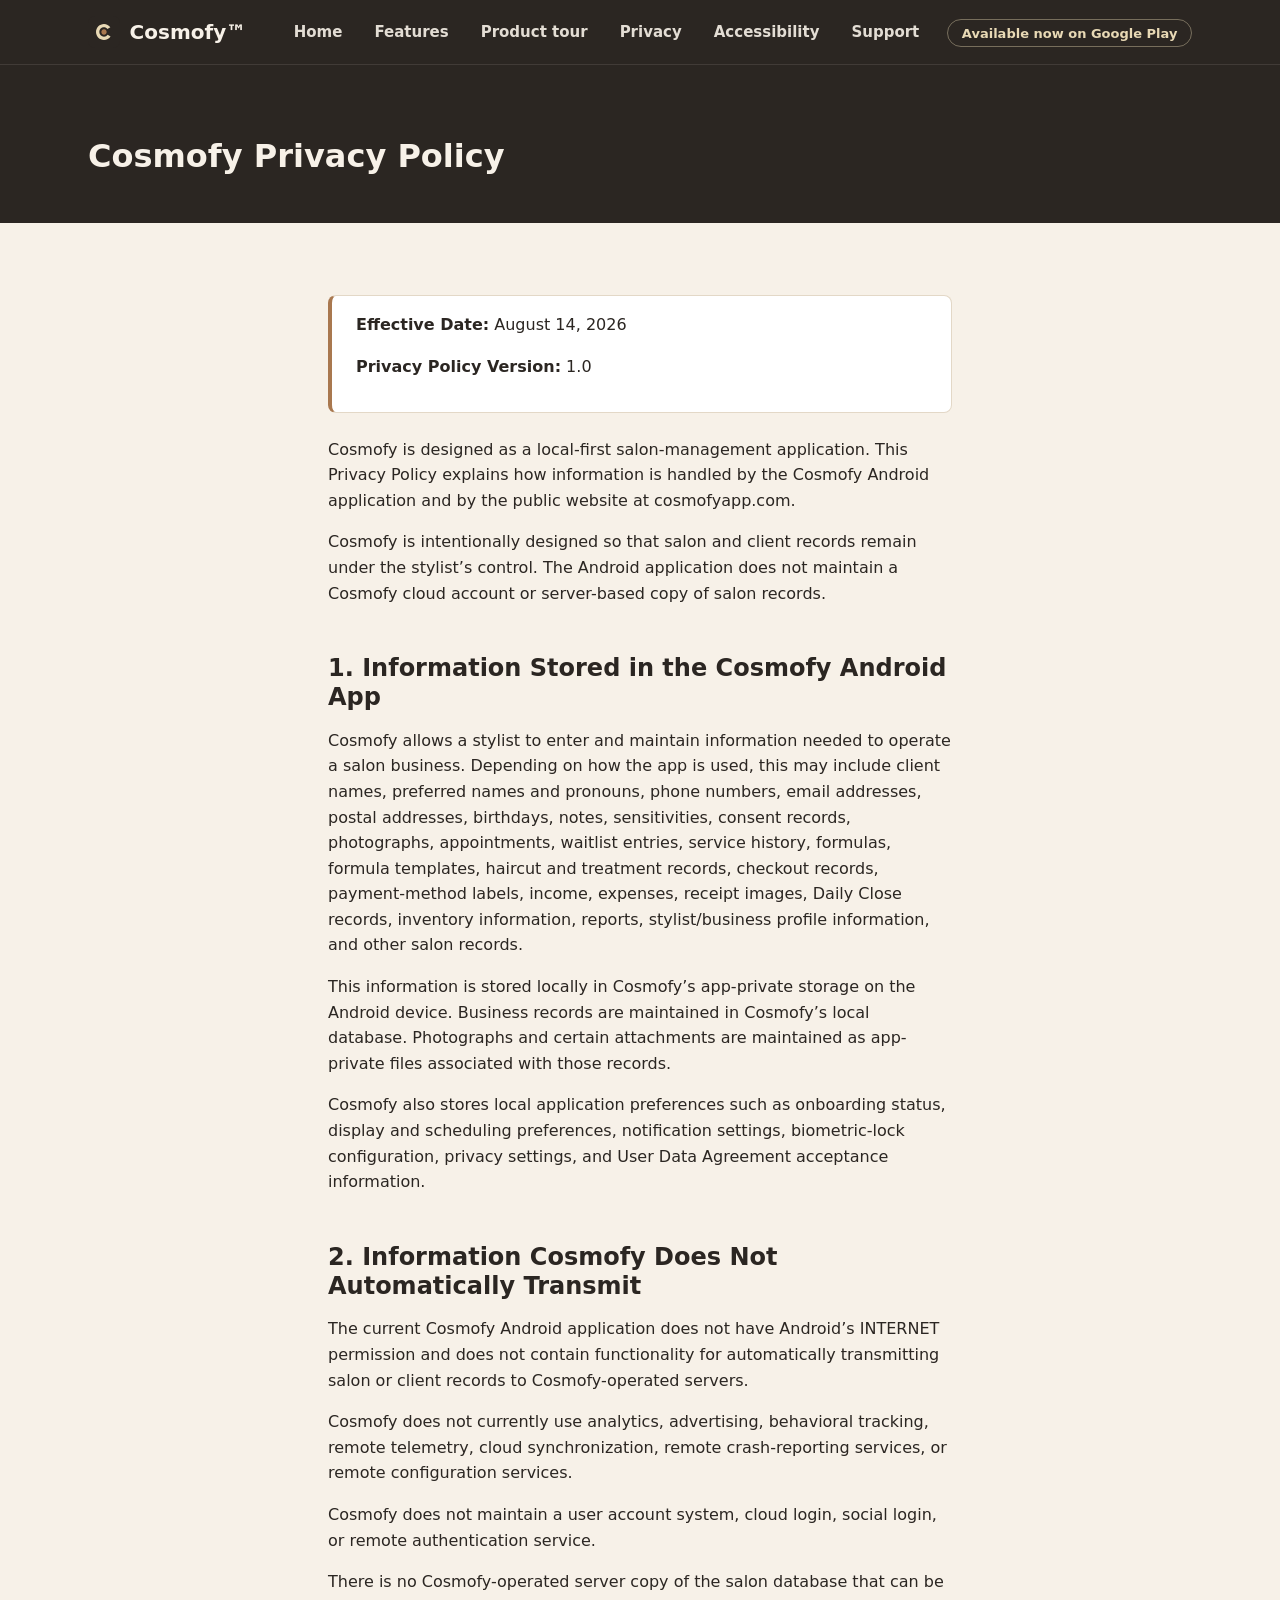
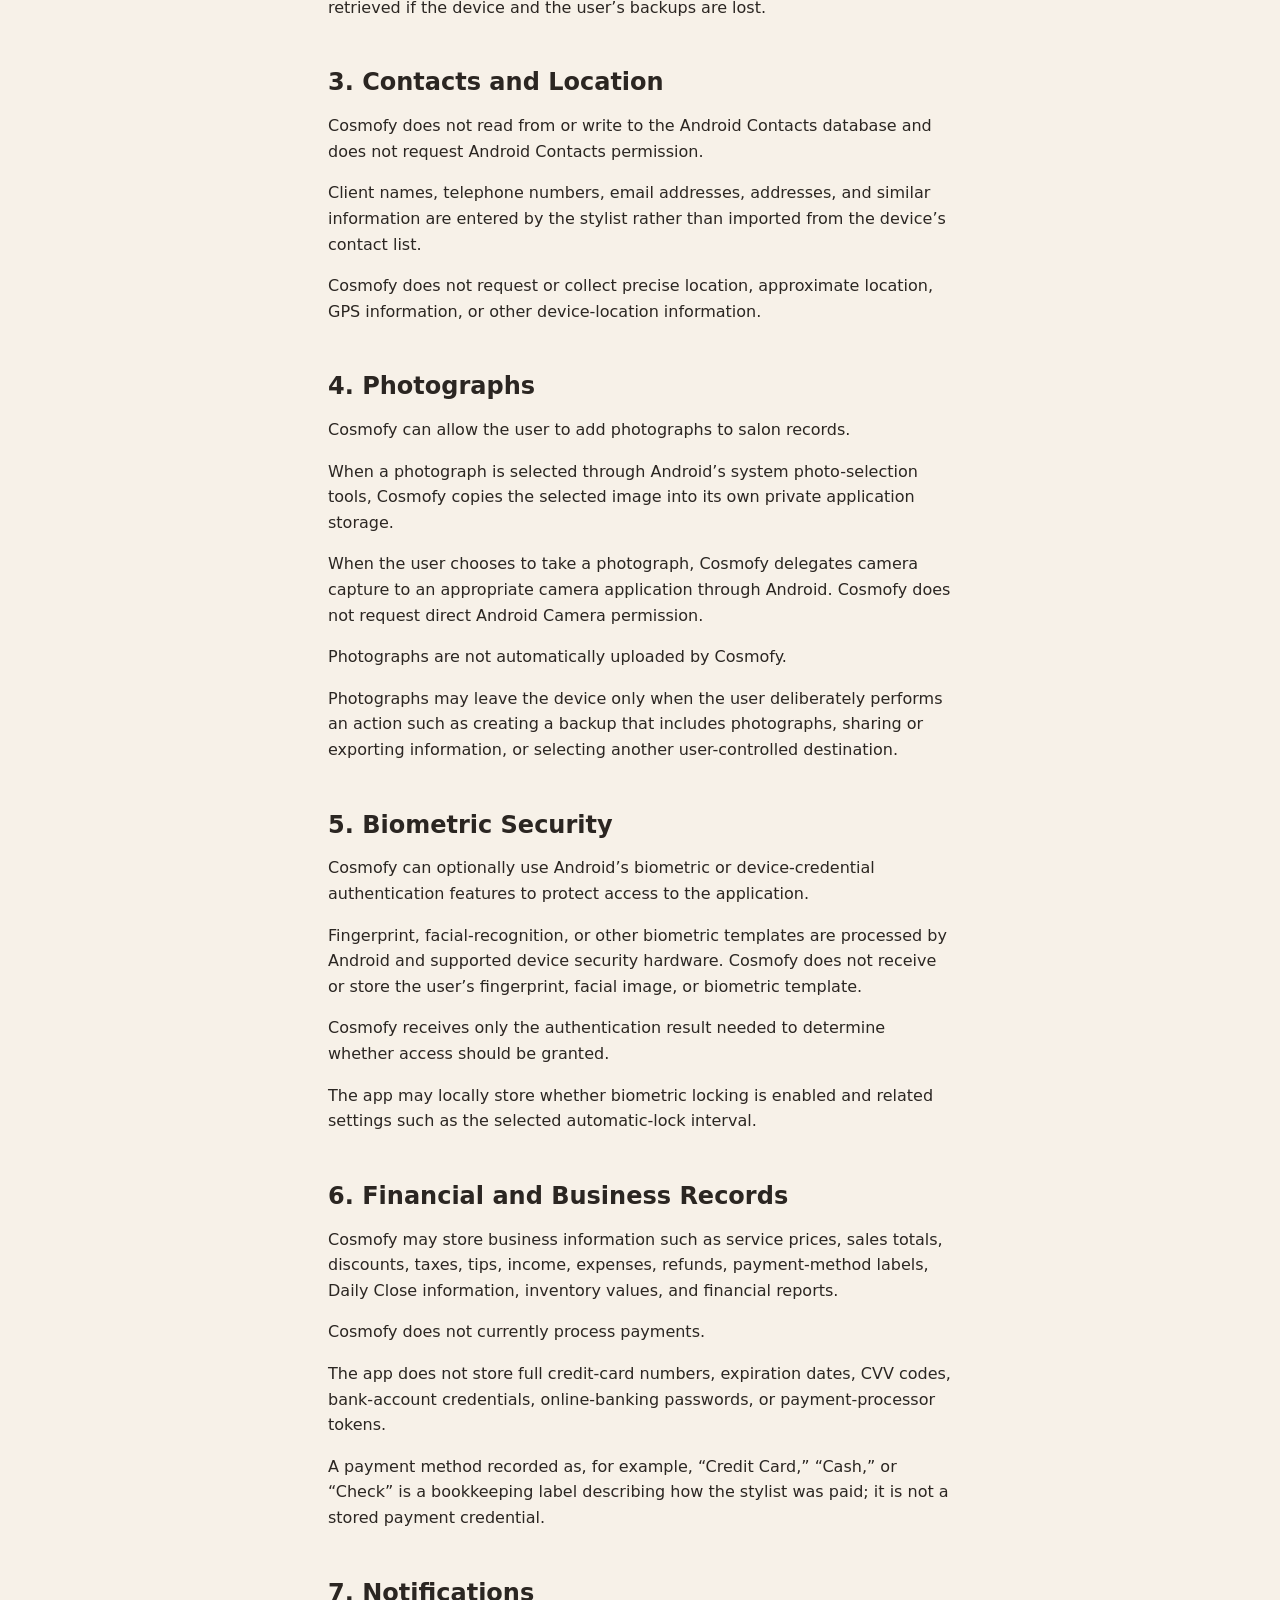
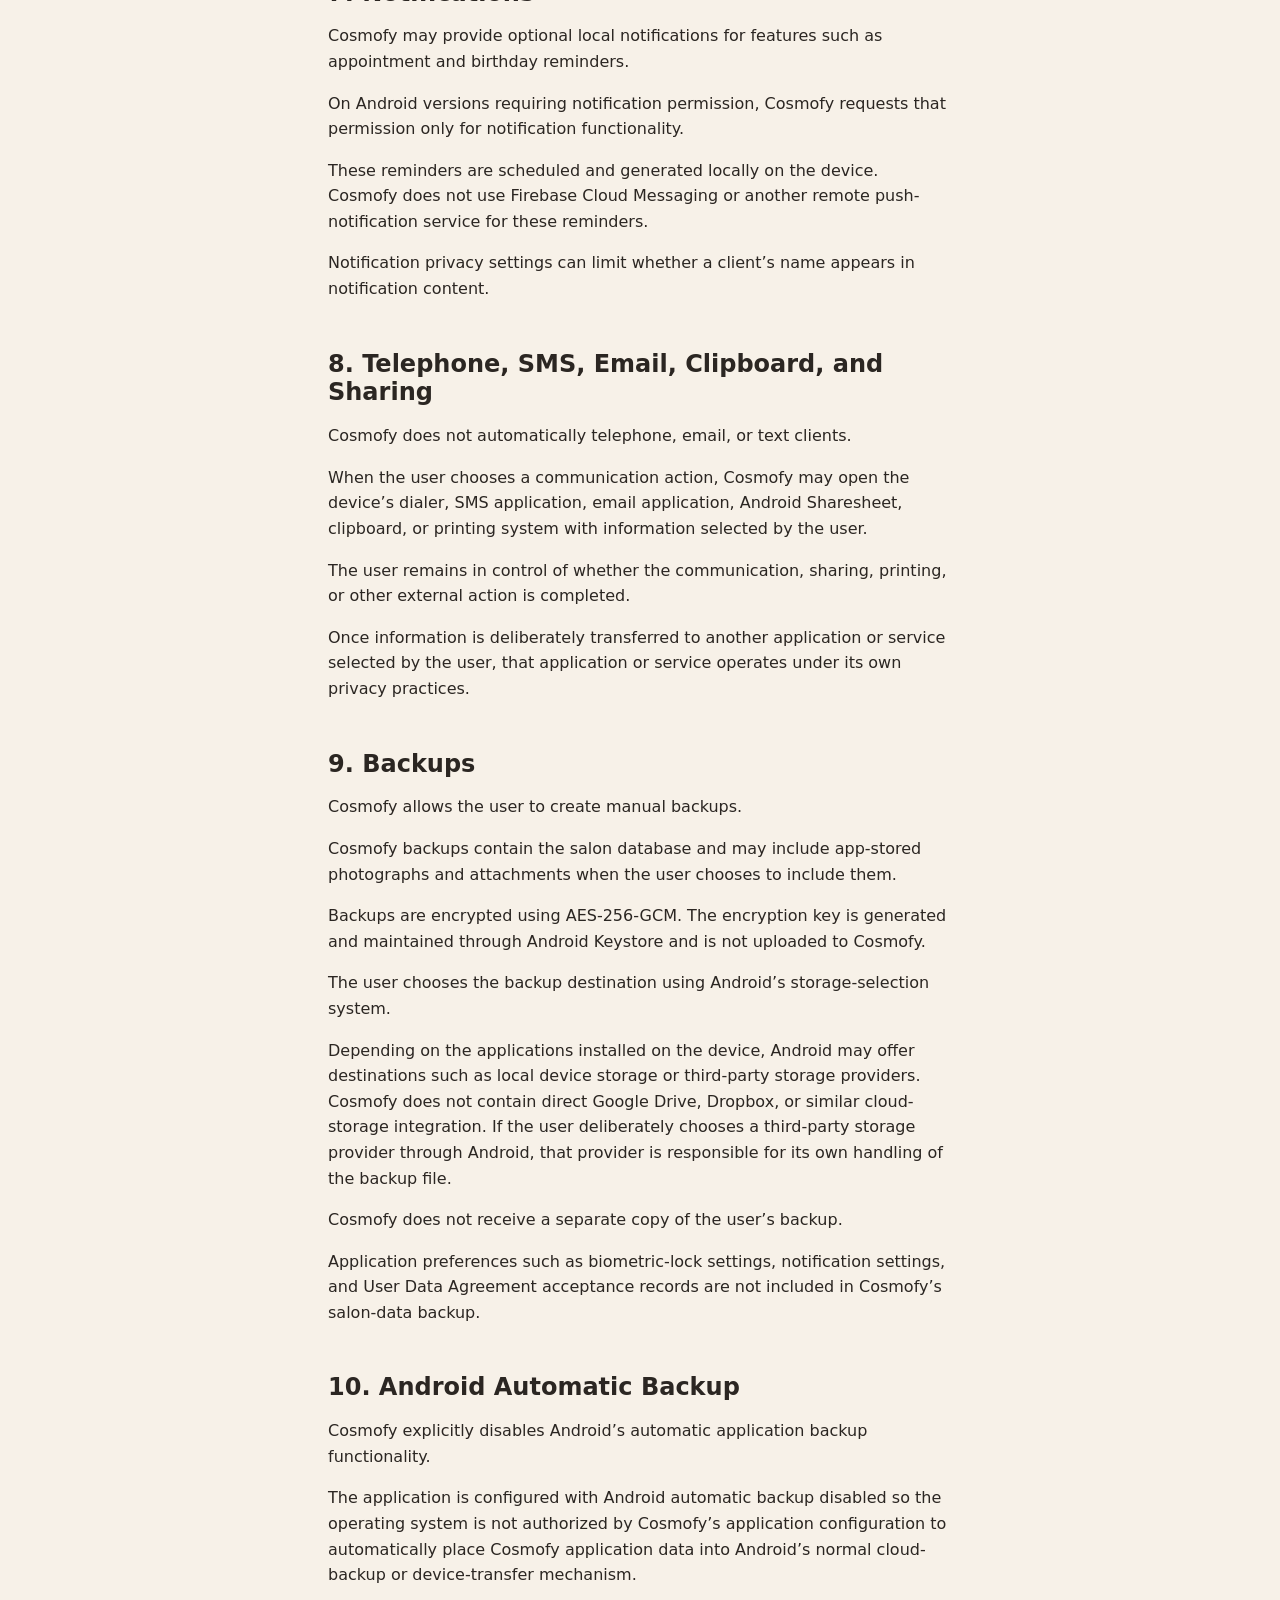
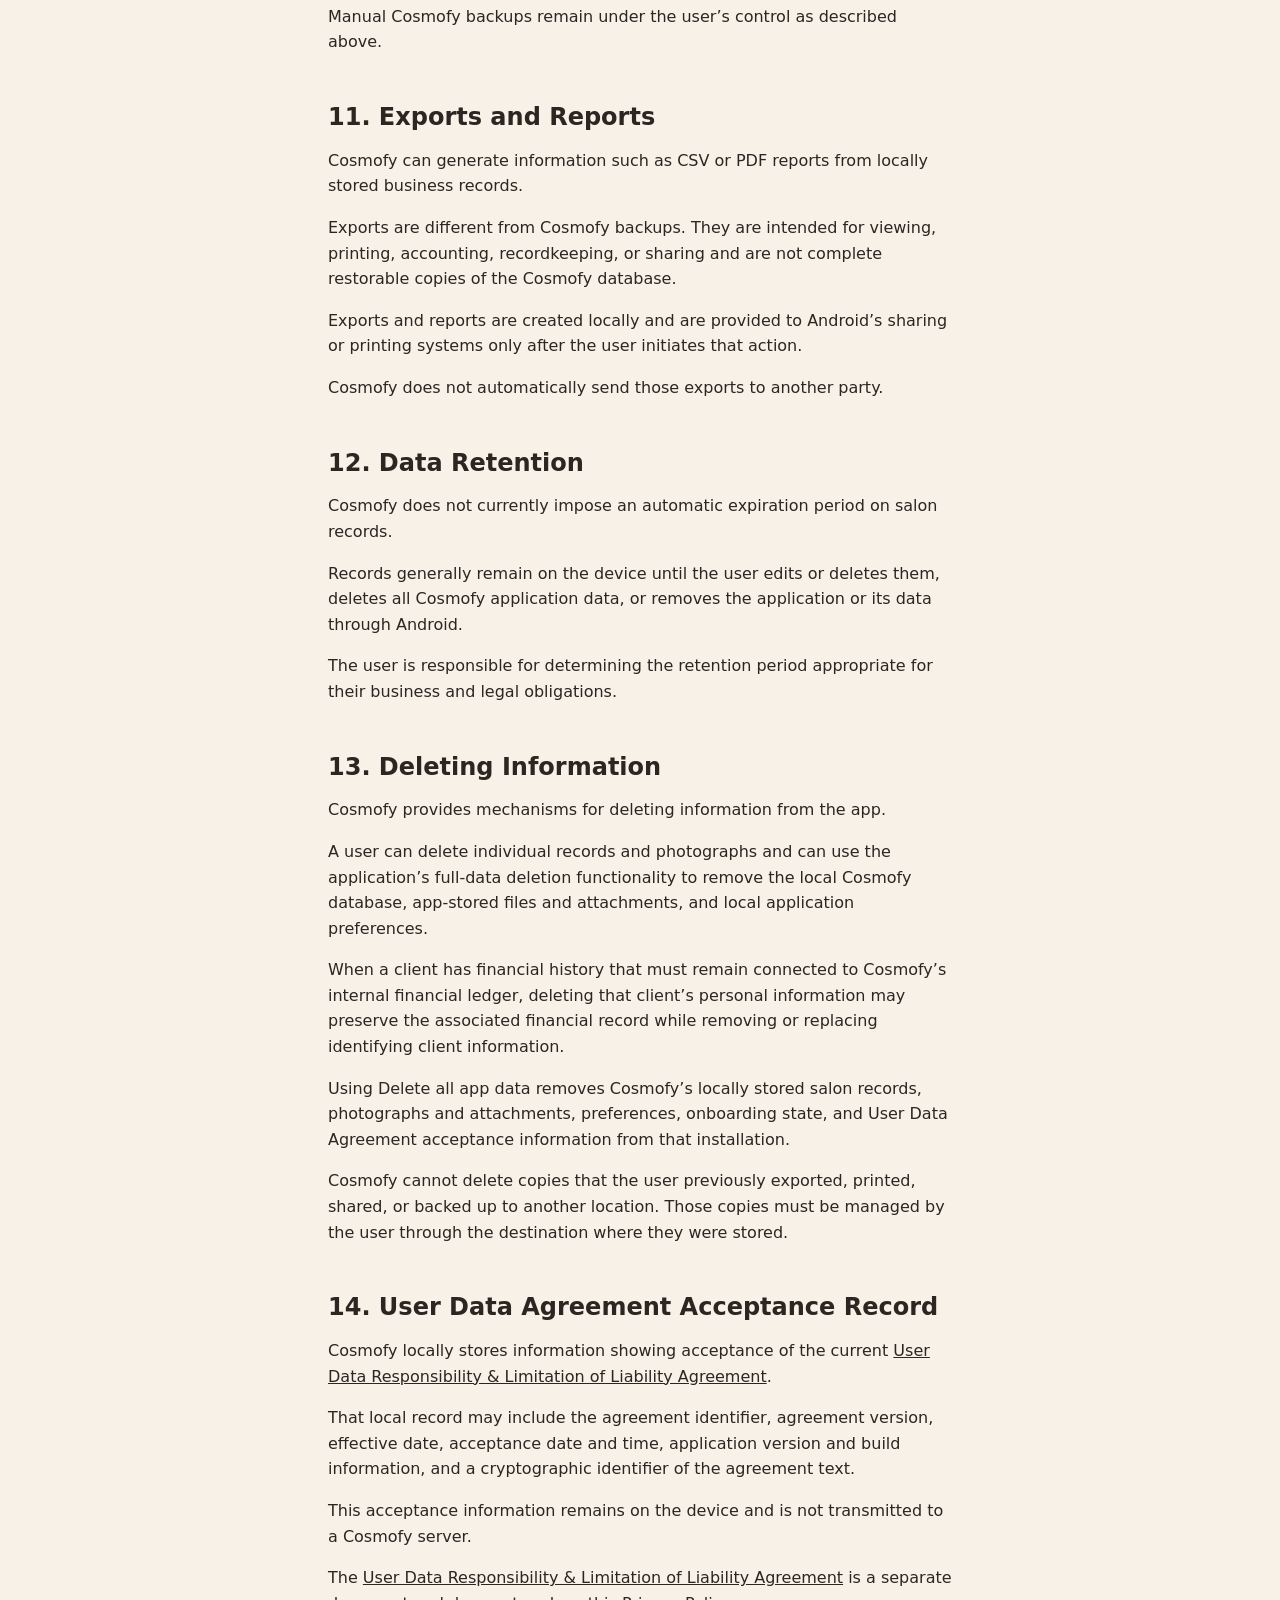
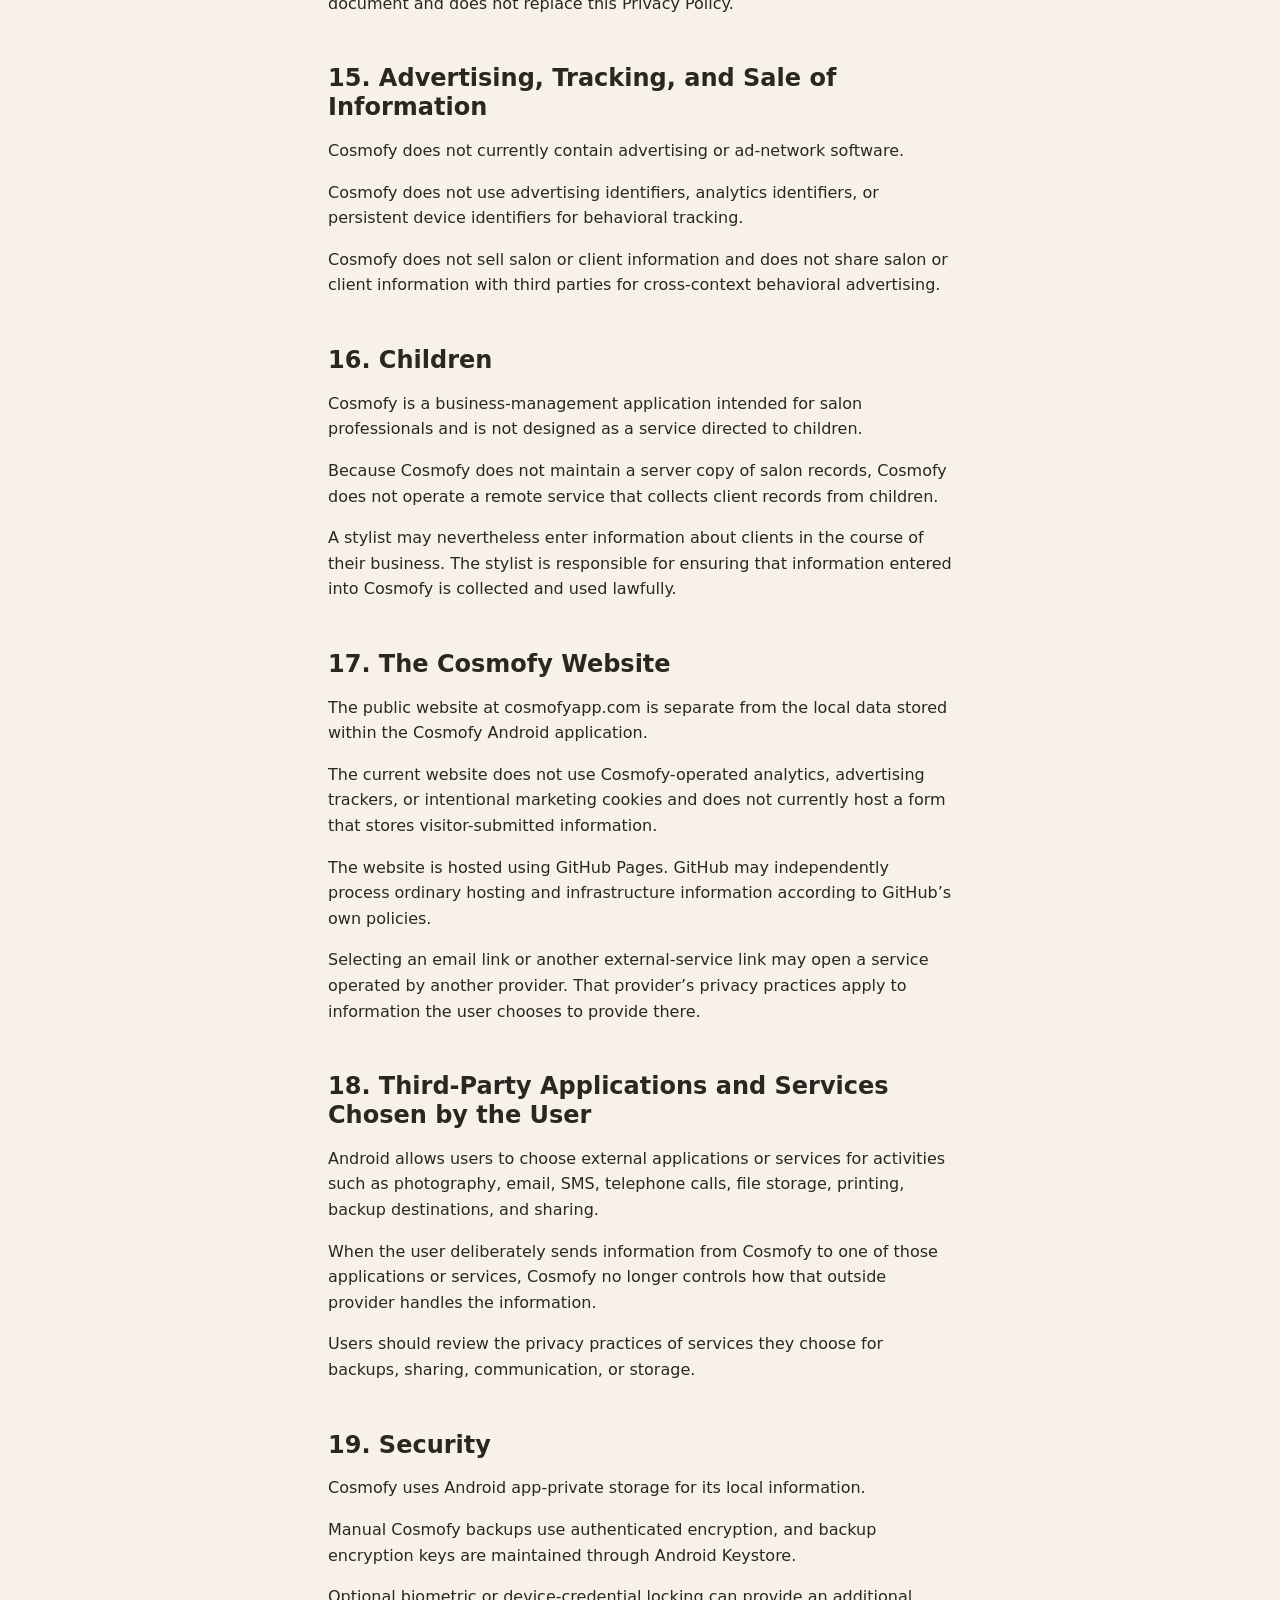
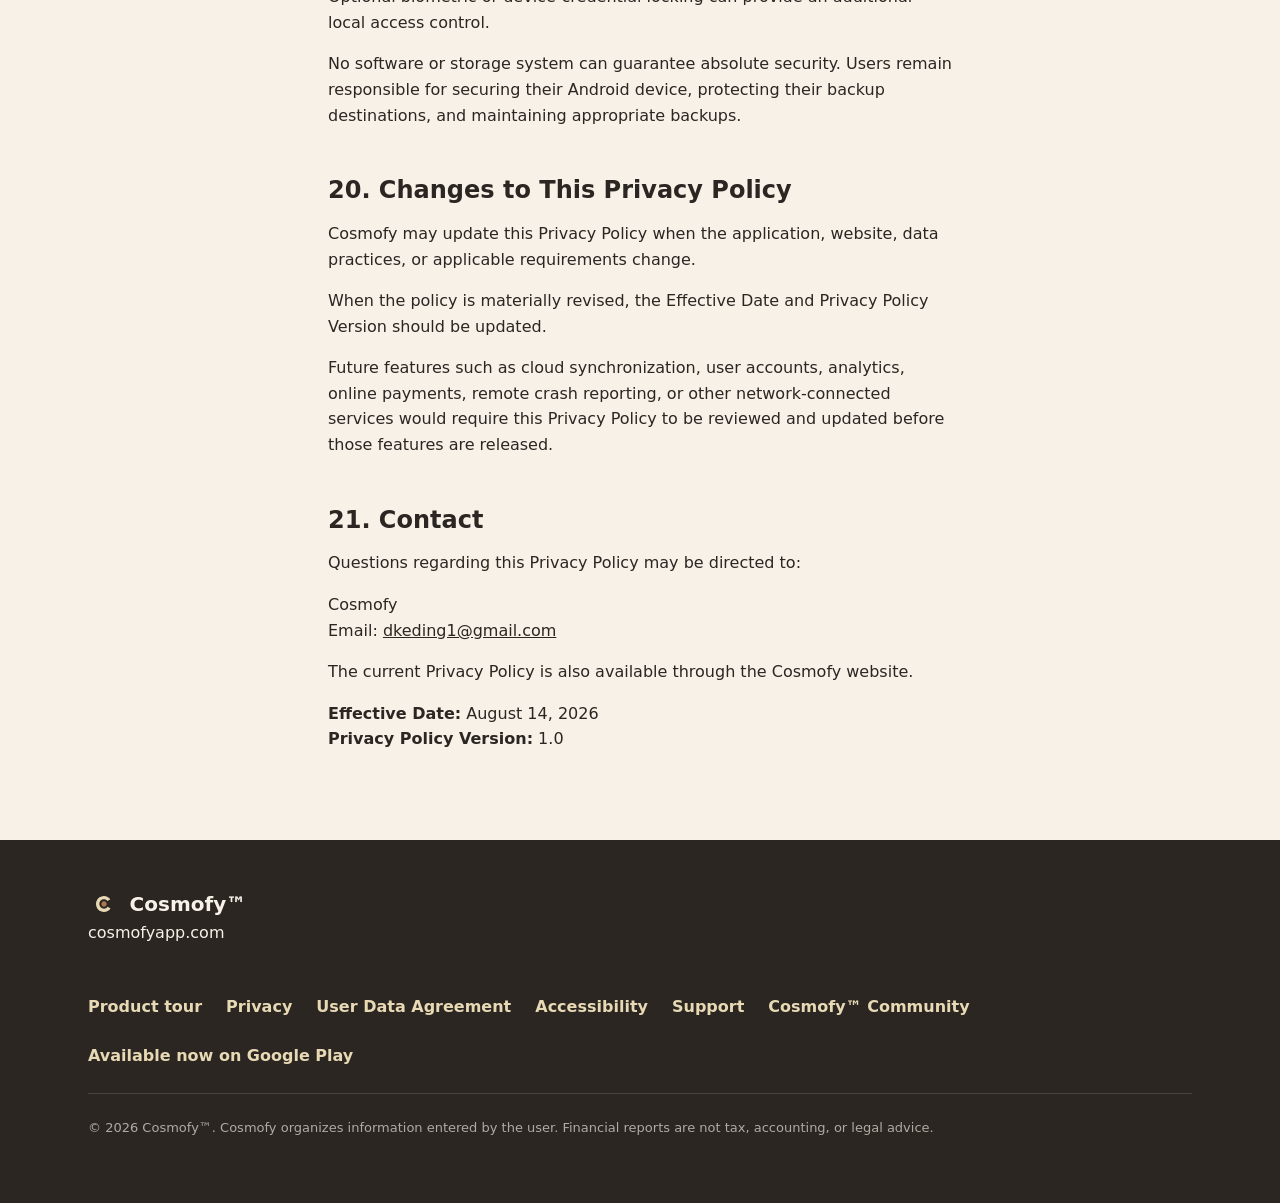
<file: privacy.html>
<!doctype html>
<html lang="en">
<head>
<meta charset="UTF-8">
<meta name="viewport" content="width=device-width, initial-scale=1">
<title>Privacy Policy | Cosmofy™</title>
<meta name="description" content="Cosmofy's Privacy Policy: how information is handled by the Cosmofy Android application and by the public website at cosmofyapp.com.">
<link rel="canonical" href="https://cosmofyapp.com/privacy.html">
<meta name="theme-color" content="#2b2622">
<link rel="icon" href="favicon.svg" type="image/svg+xml">
<link rel="manifest" href="site.webmanifest">
<meta property="og:type" content="website">
<meta property="og:site_name" content="Cosmofy">
<meta property="og:title" content="Privacy Policy | Cosmofy™">
<meta property="og:description" content="Cosmofy's Privacy Policy: how information is handled by the Cosmofy Android application and by the public website at cosmofyapp.com.">
<meta property="og:url" content="https://cosmofyapp.com/privacy.html">
<meta property="og:image" content="https://cosmofyapp.com/social-preview.png">
<meta property="og:image:type" content="image/png">
<meta property="og:image:width" content="1200">
<meta property="og:image:height" content="630">
<meta property="og:image:alt" content="Cosmofy — Private salon management built around the stylist">
<meta name="twitter:card" content="summary_large_image">
<meta name="twitter:title" content="Privacy Policy | Cosmofy™">
<meta name="twitter:description" content="Cosmofy's Privacy Policy: how information is handled by the Cosmofy Android application and by the public website at cosmofyapp.com.">
<meta name="twitter:image" content="https://cosmofyapp.com/social-preview.png">
<meta name="twitter:image:alt" content="Cosmofy — Private salon management built around the stylist">
<meta http-equiv="Content-Security-Policy" content="default-src 'self'; img-src 'self' data:; style-src 'self'; script-src 'self'; font-src 'self'; form-action 'self'; base-uri 'self'; object-src 'none'; frame-ancestors 'none';">
<link rel="stylesheet" href="styles.css">
</head>
<body>
<a class="skip-link" href="#main-content">Skip to main content</a>

<header class="site-header">
  <div class="container nav-bar">
    <a class="wordmark" href="index.html">
      <svg class="logo-mark" viewBox="0 0 108 108" role="img" aria-labelledby="logo-title">
        <title id="logo-title">Cosmofy logo</title>
        <rect width="108" height="108" rx="24" fill="#2b2622"/>
        <path fill="#e8d9b5" d="M54,27 C39.09,27 27,39.09 27,54 C27,68.91 39.09,81 54,81 C63.16,81 71.24,76.42 76.14,69.44 L66.4,63.32 C63.29,67.29 58.94,69.7 54,69.7 C45.28,69.7 38.3,62.72 38.3,54 C38.3,45.28 45.28,38.3 54,38.3 C58.53,38.3 62.6,40.4 65.68,43.98 L75.5,37.98 C70.44,31.35 62.75,27 54,27 Z"/>
        <path fill="#a9784f" d="M54,45 C49.03,45 45,49.03 45,54 C45,58.97 49.03,63 54,63 C58.97,63 63,58.97 63,54 C63,49.03 58.97,45 54,45 Z"/>
      </svg>
      Cosmofy™
    </a>
    <button class="nav-toggle" type="button" data-nav-toggle aria-expanded="false" aria-controls="primary-navigation" aria-label="Menu">
      <span class="nav-toggle-icon"></span>
    </button>
    <nav class="primary-nav" id="primary-navigation" data-primary-nav aria-label="Primary">
      <ul>
        <li><a href="index.html">Home</a></li>
        <li><a href="index.html#features">Features</a></li>
        <li><a href="product-tour.html">Product tour</a></li>
        <li><a href="privacy.html" aria-current="page">Privacy</a></li>
        <li><a href="accessibility.html">Accessibility</a></li>
        <li><a href="support.html">Support</a></li>
        <li><a class="nav-beta-status" data-play-store-link href="https://play.google.com/store/apps/details?id=com.cosmofy.app" target="_blank" rel="noopener noreferrer"><span data-beta-status>Available now on Google Play</span><span class="visually-hidden"> (opens in a new tab)</span></a></li>
      </ul>
    </nav>
  </div>
</header>

<main id="main-content" tabindex="-1">
  <div class="page-header">
    <div class="container">
      <h1 class="privacy-policy-title">Cosmofy Privacy Policy</h1>
    </div>
  </div>

  <div class="section">
    <div class="container prose">
      <div class="notice-box">
        <p><strong>Effective Date:</strong> August 14, 2026</p>
        <p><strong>Privacy Policy Version:</strong> 1.0</p>
      </div>

      <p>Cosmofy is designed as a local-first salon-management application. This Privacy Policy explains how information is handled by the Cosmofy Android application and by the public website at cosmofyapp.com.</p>

      <p>Cosmofy is intentionally designed so that salon and client records remain under the stylist&rsquo;s control. The Android application does not maintain a Cosmofy cloud account or server-based copy of salon records.</p>

      <h2>1. Information Stored in the Cosmofy Android App</h2>
      <p>Cosmofy allows a stylist to enter and maintain information needed to operate a salon business. Depending on how the app is used, this may include client names, preferred names and pronouns, phone numbers, email addresses, postal addresses, birthdays, notes, sensitivities, consent records, photographs, appointments, waitlist entries, service history, formulas, formula templates, haircut and treatment records, checkout records, payment-method labels, income, expenses, receipt images, Daily Close records, inventory information, reports, stylist/business profile information, and other salon records.</p>
      <p>This information is stored locally in Cosmofy&rsquo;s app-private storage on the Android device. Business records are maintained in Cosmofy&rsquo;s local database. Photographs and certain attachments are maintained as app-private files associated with those records.</p>
      <p>Cosmofy also stores local application preferences such as onboarding status, display and scheduling preferences, notification settings, biometric-lock configuration, privacy settings, and User Data Agreement acceptance information.</p>

      <h2>2. Information Cosmofy Does Not Automatically Transmit</h2>
      <p>The current Cosmofy Android application does not have Android&rsquo;s INTERNET permission and does not contain functionality for automatically transmitting salon or client records to Cosmofy-operated servers.</p>
      <p>Cosmofy does not currently use analytics, advertising, behavioral tracking, remote telemetry, cloud synchronization, remote crash-reporting services, or remote configuration services.</p>
      <p>Cosmofy does not maintain a user account system, cloud login, social login, or remote authentication service.</p>
      <p>There is no Cosmofy-operated server copy of the salon database that can be retrieved if the device and the user&rsquo;s backups are lost.</p>

      <h2>3. Contacts and Location</h2>
      <p>Cosmofy does not read from or write to the Android Contacts database and does not request Android Contacts permission.</p>
      <p>Client names, telephone numbers, email addresses, addresses, and similar information are entered by the stylist rather than imported from the device&rsquo;s contact list.</p>
      <p>Cosmofy does not request or collect precise location, approximate location, GPS information, or other device-location information.</p>

      <h2>4. Photographs</h2>
      <p>Cosmofy can allow the user to add photographs to salon records.</p>
      <p>When a photograph is selected through Android&rsquo;s system photo-selection tools, Cosmofy copies the selected image into its own private application storage.</p>
      <p>When the user chooses to take a photograph, Cosmofy delegates camera capture to an appropriate camera application through Android. Cosmofy does not request direct Android Camera permission.</p>
      <p>Photographs are not automatically uploaded by Cosmofy.</p>
      <p>Photographs may leave the device only when the user deliberately performs an action such as creating a backup that includes photographs, sharing or exporting information, or selecting another user-controlled destination.</p>

      <h2>5. Biometric Security</h2>
      <p>Cosmofy can optionally use Android&rsquo;s biometric or device-credential authentication features to protect access to the application.</p>
      <p>Fingerprint, facial-recognition, or other biometric templates are processed by Android and supported device security hardware. Cosmofy does not receive or store the user&rsquo;s fingerprint, facial image, or biometric template.</p>
      <p>Cosmofy receives only the authentication result needed to determine whether access should be granted.</p>
      <p>The app may locally store whether biometric locking is enabled and related settings such as the selected automatic-lock interval.</p>

      <h2>6. Financial and Business Records</h2>
      <p>Cosmofy may store business information such as service prices, sales totals, discounts, taxes, tips, income, expenses, refunds, payment-method labels, Daily Close information, inventory values, and financial reports.</p>
      <p>Cosmofy does not currently process payments.</p>
      <p>The app does not store full credit-card numbers, expiration dates, CVV codes, bank-account credentials, online-banking passwords, or payment-processor tokens.</p>
      <p>A payment method recorded as, for example, &ldquo;Credit Card,&rdquo; &ldquo;Cash,&rdquo; or &ldquo;Check&rdquo; is a bookkeeping label describing how the stylist was paid; it is not a stored payment credential.</p>

      <h2>7. Notifications</h2>
      <p>Cosmofy may provide optional local notifications for features such as appointment and birthday reminders.</p>
      <p>On Android versions requiring notification permission, Cosmofy requests that permission only for notification functionality.</p>
      <p>These reminders are scheduled and generated locally on the device. Cosmofy does not use Firebase Cloud Messaging or another remote push-notification service for these reminders.</p>
      <p>Notification privacy settings can limit whether a client&rsquo;s name appears in notification content.</p>

      <h2>8. Telephone, SMS, Email, Clipboard, and Sharing</h2>
      <p>Cosmofy does not automatically telephone, email, or text clients.</p>
      <p>When the user chooses a communication action, Cosmofy may open the device&rsquo;s dialer, SMS application, email application, Android Sharesheet, clipboard, or printing system with information selected by the user.</p>
      <p>The user remains in control of whether the communication, sharing, printing, or other external action is completed.</p>
      <p>Once information is deliberately transferred to another application or service selected by the user, that application or service operates under its own privacy practices.</p>

      <h2>9. Backups</h2>
      <p>Cosmofy allows the user to create manual backups.</p>
      <p>Cosmofy backups contain the salon database and may include app-stored photographs and attachments when the user chooses to include them.</p>
      <p>Backups are encrypted using AES-256-GCM. The encryption key is generated and maintained through Android Keystore and is not uploaded to Cosmofy.</p>
      <p>The user chooses the backup destination using Android&rsquo;s storage-selection system.</p>
      <p>Depending on the applications installed on the device, Android may offer destinations such as local device storage or third-party storage providers. Cosmofy does not contain direct Google Drive, Dropbox, or similar cloud-storage integration. If the user deliberately chooses a third-party storage provider through Android, that provider is responsible for its own handling of the backup file.</p>
      <p>Cosmofy does not receive a separate copy of the user&rsquo;s backup.</p>
      <p>Application preferences such as biometric-lock settings, notification settings, and User Data Agreement acceptance records are not included in Cosmofy&rsquo;s salon-data backup.</p>

      <h2>10. Android Automatic Backup</h2>
      <p>Cosmofy explicitly disables Android&rsquo;s automatic application backup functionality.</p>
      <p>The application is configured with Android automatic backup disabled so the operating system is not authorized by Cosmofy&rsquo;s application configuration to automatically place Cosmofy application data into Android&rsquo;s normal cloud-backup or device-transfer mechanism.</p>
      <p>Manual Cosmofy backups remain under the user&rsquo;s control as described above.</p>

      <h2>11. Exports and Reports</h2>
      <p>Cosmofy can generate information such as CSV or PDF reports from locally stored business records.</p>
      <p>Exports are different from Cosmofy backups. They are intended for viewing, printing, accounting, recordkeeping, or sharing and are not complete restorable copies of the Cosmofy database.</p>
      <p>Exports and reports are created locally and are provided to Android&rsquo;s sharing or printing systems only after the user initiates that action.</p>
      <p>Cosmofy does not automatically send those exports to another party.</p>

      <h2>12. Data Retention</h2>
      <p>Cosmofy does not currently impose an automatic expiration period on salon records.</p>
      <p>Records generally remain on the device until the user edits or deletes them, deletes all Cosmofy application data, or removes the application or its data through Android.</p>
      <p>The user is responsible for determining the retention period appropriate for their business and legal obligations.</p>

      <h2>13. Deleting Information</h2>
      <p>Cosmofy provides mechanisms for deleting information from the app.</p>
      <p>A user can delete individual records and photographs and can use the application&rsquo;s full-data deletion functionality to remove the local Cosmofy database, app-stored files and attachments, and local application preferences.</p>
      <p>When a client has financial history that must remain connected to Cosmofy&rsquo;s internal financial ledger, deleting that client&rsquo;s personal information may preserve the associated financial record while removing or replacing identifying client information.</p>
      <p>Using Delete all app data removes Cosmofy&rsquo;s locally stored salon records, photographs and attachments, preferences, onboarding state, and User Data Agreement acceptance information from that installation.</p>
      <p>Cosmofy cannot delete copies that the user previously exported, printed, shared, or backed up to another location. Those copies must be managed by the user through the destination where they were stored.</p>

      <h2>14. User Data Agreement Acceptance Record</h2>
      <p>Cosmofy locally stores information showing acceptance of the current <a href="user-data-agreement.html">User Data Responsibility &amp; Limitation of Liability Agreement</a>.</p>
      <p>That local record may include the agreement identifier, agreement version, effective date, acceptance date and time, application version and build information, and a cryptographic identifier of the agreement text.</p>
      <p>This acceptance information remains on the device and is not transmitted to a Cosmofy server.</p>
      <p>The <a href="user-data-agreement.html">User Data Responsibility &amp; Limitation of Liability Agreement</a> is a separate document and does not replace this Privacy Policy.</p>

      <h2>15. Advertising, Tracking, and Sale of Information</h2>
      <p>Cosmofy does not currently contain advertising or ad-network software.</p>
      <p>Cosmofy does not use advertising identifiers, analytics identifiers, or persistent device identifiers for behavioral tracking.</p>
      <p>Cosmofy does not sell salon or client information and does not share salon or client information with third parties for cross-context behavioral advertising.</p>

      <h2>16. Children</h2>
      <p>Cosmofy is a business-management application intended for salon professionals and is not designed as a service directed to children.</p>
      <p>Because Cosmofy does not maintain a server copy of salon records, Cosmofy does not operate a remote service that collects client records from children.</p>
      <p>A stylist may nevertheless enter information about clients in the course of their business. The stylist is responsible for ensuring that information entered into Cosmofy is collected and used lawfully.</p>

      <h2>17. The Cosmofy Website</h2>
      <p>The public website at cosmofyapp.com is separate from the local data stored within the Cosmofy Android application.</p>
      <p>The current website does not use Cosmofy-operated analytics, advertising trackers, or intentional marketing cookies and does not currently host a form that stores visitor-submitted information.</p>
      <p>The website is hosted using GitHub Pages. GitHub may independently process ordinary hosting and infrastructure information according to GitHub&rsquo;s own policies.</p>
      <p>Selecting an email link or another external-service link may open a service operated by another provider. That provider&rsquo;s privacy practices apply to information the user chooses to provide there.</p>

      <h2>18. Third-Party Applications and Services Chosen by the User</h2>
      <p>Android allows users to choose external applications or services for activities such as photography, email, SMS, telephone calls, file storage, printing, backup destinations, and sharing.</p>
      <p>When the user deliberately sends information from Cosmofy to one of those applications or services, Cosmofy no longer controls how that outside provider handles the information.</p>
      <p>Users should review the privacy practices of services they choose for backups, sharing, communication, or storage.</p>

      <h2>19. Security</h2>
      <p>Cosmofy uses Android app-private storage for its local information.</p>
      <p>Manual Cosmofy backups use authenticated encryption, and backup encryption keys are maintained through Android Keystore.</p>
      <p>Optional biometric or device-credential locking can provide an additional local access control.</p>
      <p>No software or storage system can guarantee absolute security. Users remain responsible for securing their Android device, protecting their backup destinations, and maintaining appropriate backups.</p>

      <h2>20. Changes to This Privacy Policy</h2>
      <p>Cosmofy may update this Privacy Policy when the application, website, data practices, or applicable requirements change.</p>
      <p>When the policy is materially revised, the Effective Date and Privacy Policy Version should be updated.</p>
      <p>Future features such as cloud synchronization, user accounts, analytics, online payments, remote crash reporting, or other network-connected services would require this Privacy Policy to be reviewed and updated before those features are released.</p>

      <h2>21. Contact</h2>
      <p>Questions regarding this Privacy Policy may be directed to:</p>
      <p>Cosmofy<br>Email: <a href="mailto:dkeding1@gmail.com">dkeding1@gmail.com</a></p>
      <p>The current Privacy Policy is also available through the Cosmofy website.</p>

      <p><strong>Effective Date:</strong> August 14, 2026<br><strong>Privacy Policy Version:</strong> 1.0</p>
    </div>
  </div>
</main>

<footer class="site-footer">
  <div class="container">
    <div class="footer-grid">
      <div>
        <a class="wordmark" href="index.html">
          <svg class="logo-mark" viewBox="0 0 108 108" role="img" aria-labelledby="footer-logo-title">
            <title id="footer-logo-title">Cosmofy logo</title>
            <rect width="108" height="108" rx="24" fill="#2b2622"/>
            <path fill="#e8d9b5" d="M54,27 C39.09,27 27,39.09 27,54 C27,68.91 39.09,81 54,81 C63.16,81 71.24,76.42 76.14,69.44 L66.4,63.32 C63.29,67.29 58.94,69.7 54,69.7 C45.28,69.7 38.3,62.72 38.3,54 C38.3,45.28 45.28,38.3 54,38.3 C58.53,38.3 62.6,40.4 65.68,43.98 L75.5,37.98 C70.44,31.35 62.75,27 54,27 Z"/>
            <path fill="#a9784f" d="M54,45 C49.03,45 45,49.03 45,54 C45,58.97 49.03,63 54,63 C58.97,63 63,58.97 63,54 C63,49.03 58.97,45 54,45 Z"/>
          </svg>
          Cosmofy™
        </a>
        <p>cosmofyapp.com</p>
      </div>
      <ul class="footer-links">
        <li><a href="product-tour.html">Product tour</a></li>
        <li><a href="privacy.html">Privacy</a></li>
        <li><a href="user-data-agreement.html">User Data Agreement</a></li>
        <li><a href="accessibility.html">Accessibility</a></li>
        <li><a href="support.html">Support</a></li>
        <li><a href="https://www.facebook.com/groups/1084569343945187" data-facebook-link target="_blank" rel="noopener noreferrer">Cosmofy™ Community<span class="visually-hidden"> (opens in a new tab)</span></a></li>
        <li><a data-play-store-link href="https://play.google.com/store/apps/details?id=com.cosmofy.app" target="_blank" rel="noopener noreferrer"><span data-beta-status>Available now on Google Play</span><span class="visually-hidden"> (opens in a new tab)</span></a></li>
      </ul>
    </div>
    <p class="footer-fine-print">
      &copy; <span data-current-year>2026</span> Cosmofy™. Cosmofy organizes information entered by the user. Financial reports are not tax, accounting, or legal advice.
    </p>
  </div>
</footer>

<script src="site-config.js?v=20261005-2"></script>
<script src="script.js?v=20261005-2"></script>
</body>
</html>
</file>
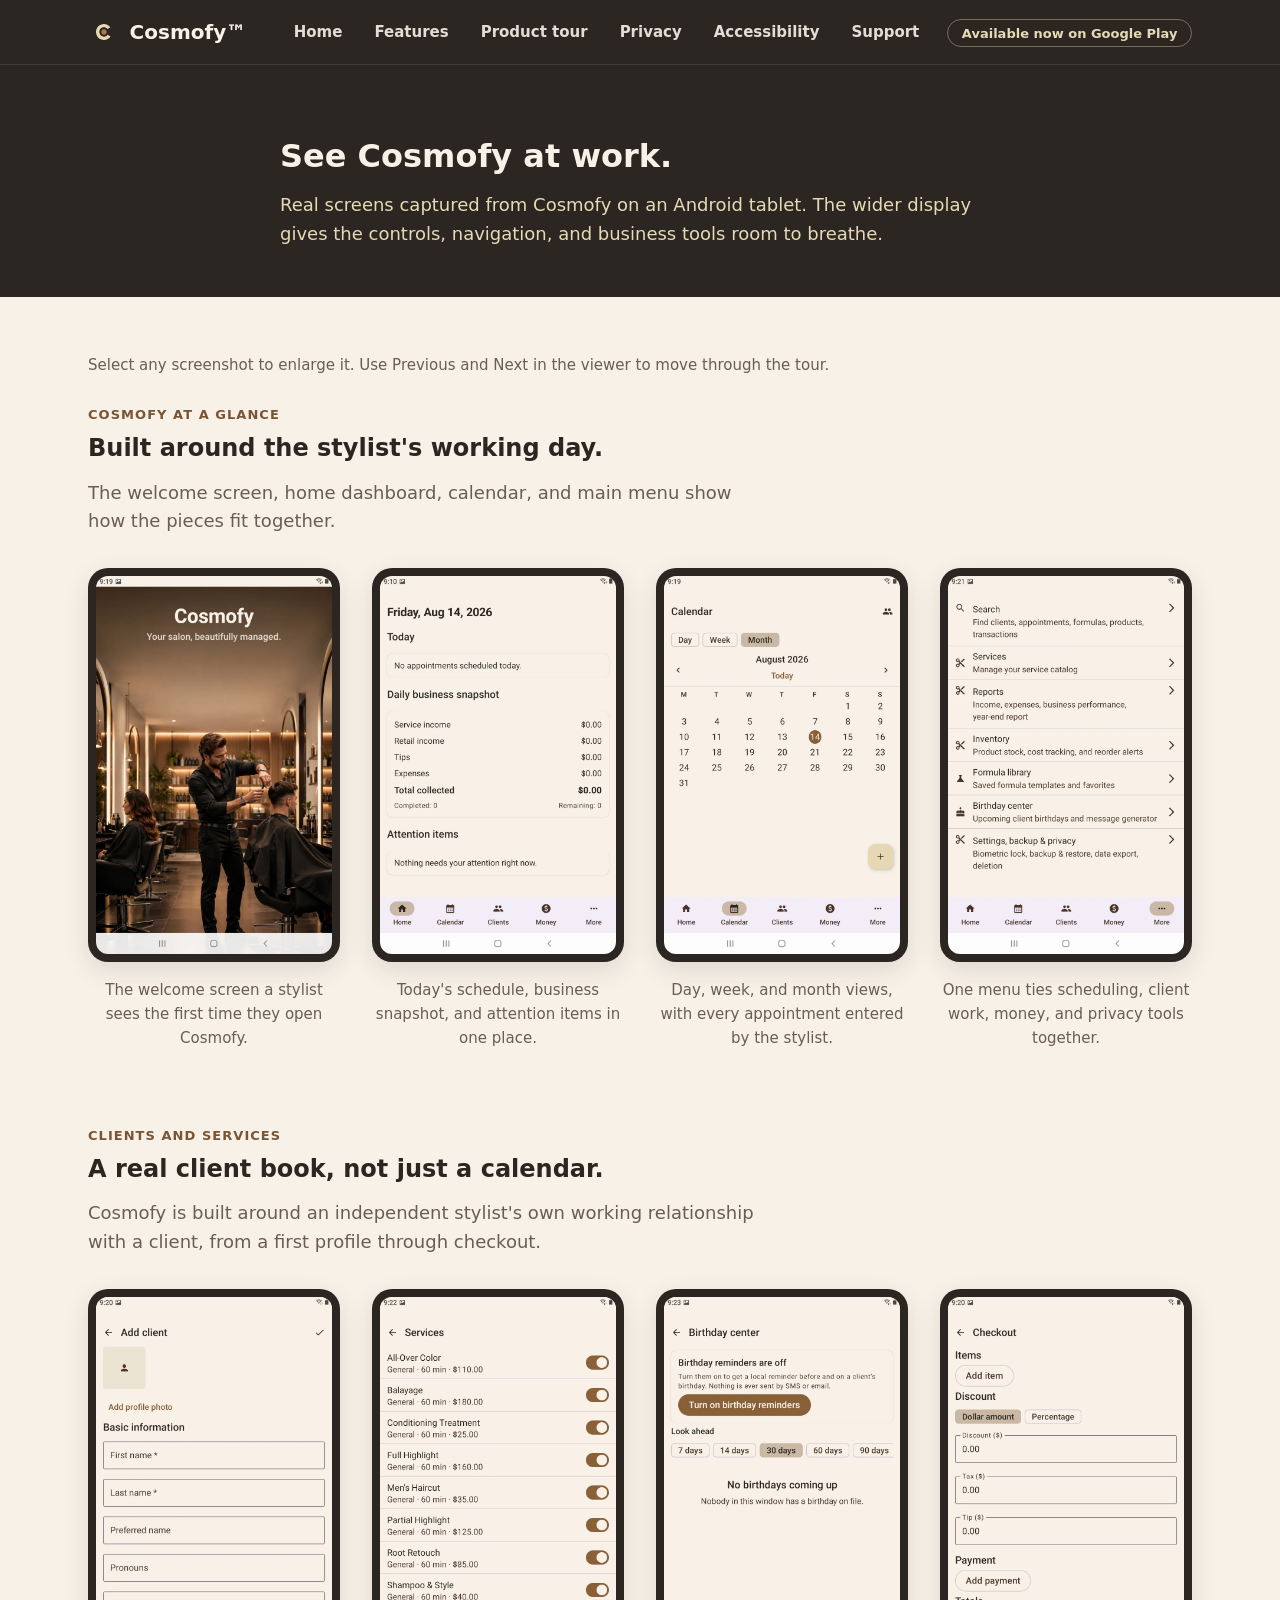
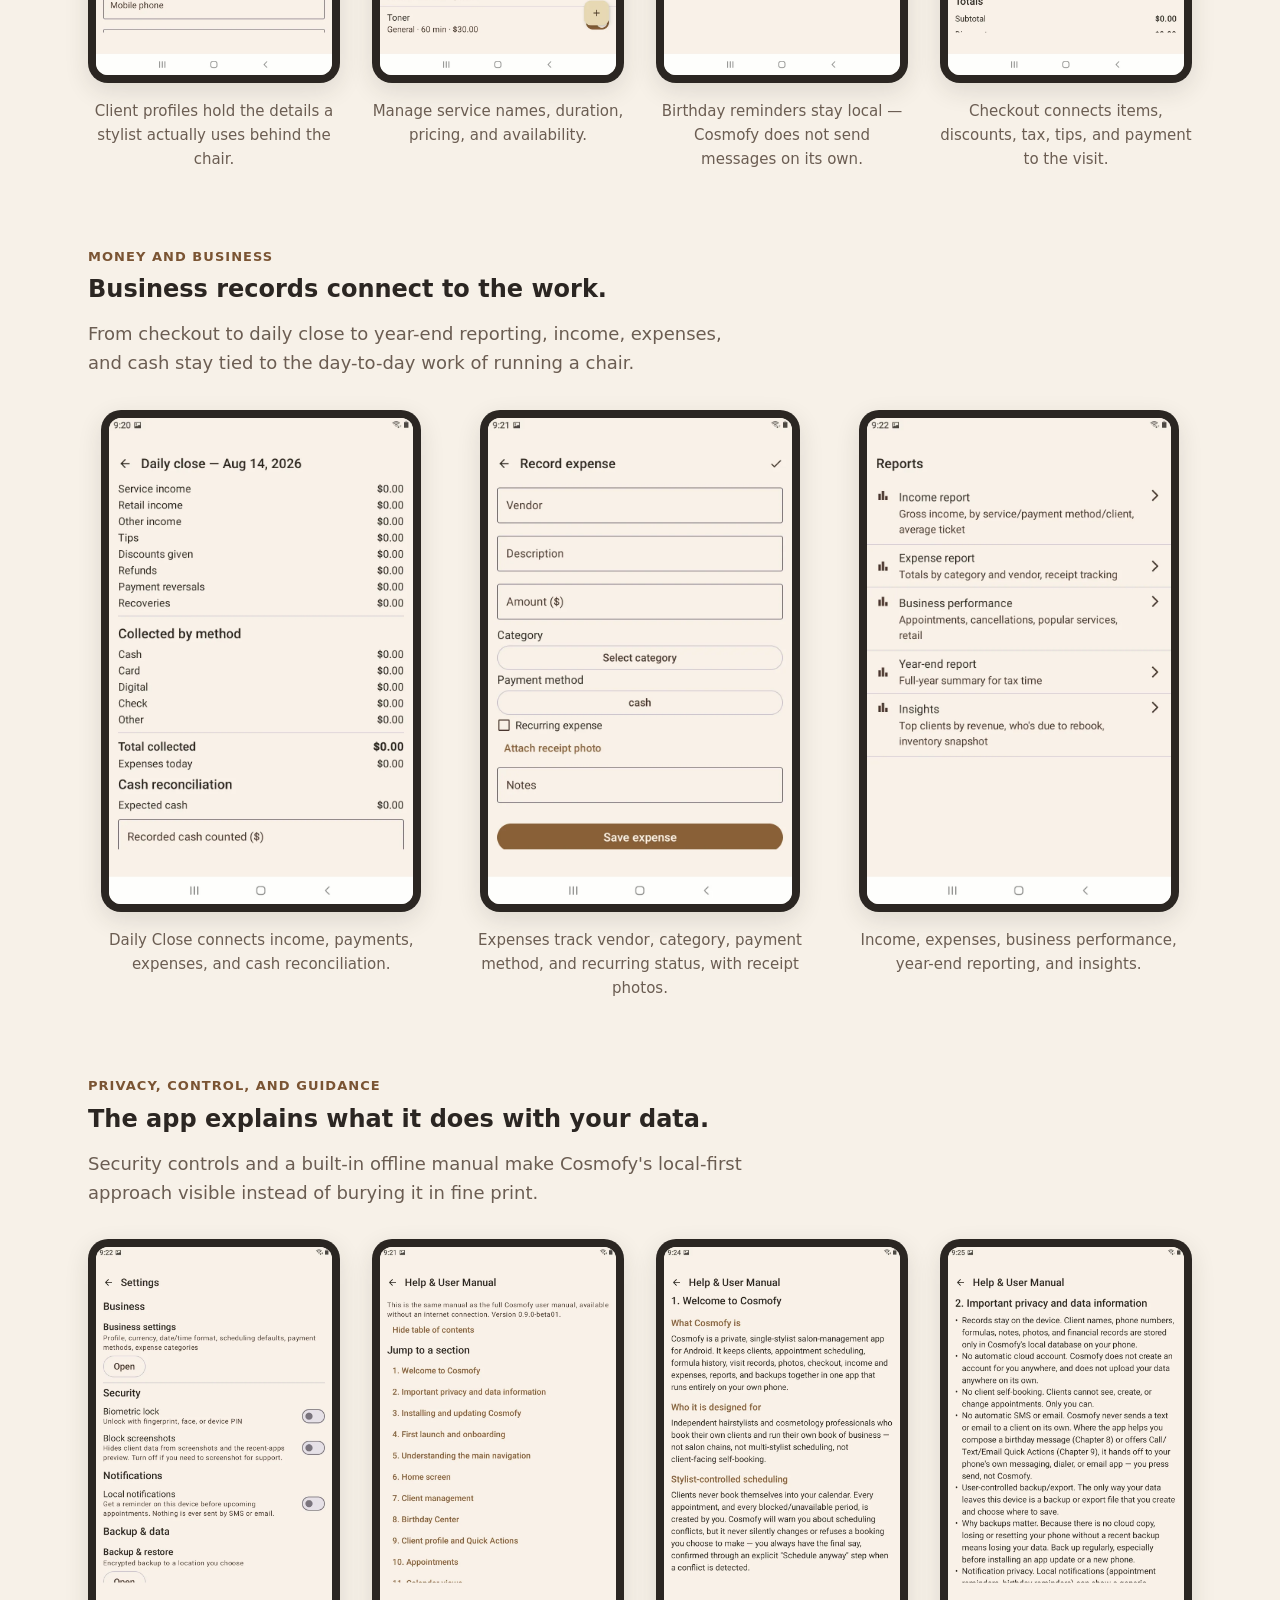
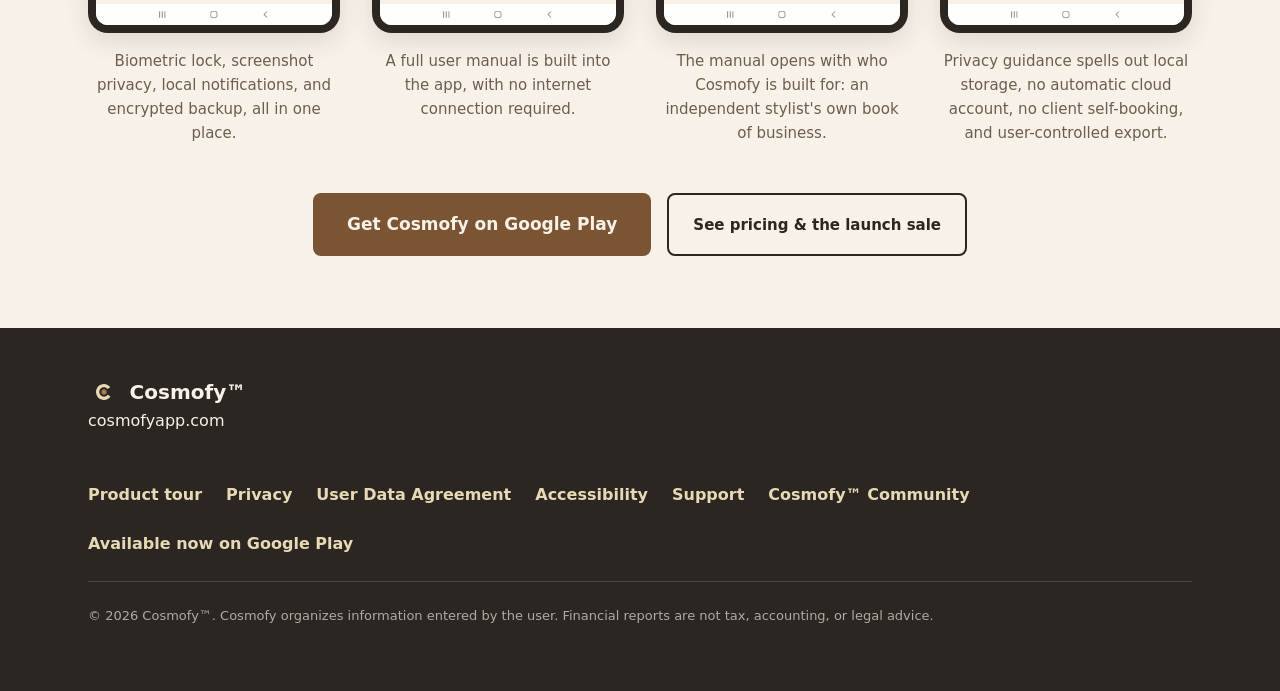
<file: product-tour.html>
<!doctype html>
<html lang="en">
<head>
<meta charset="UTF-8">
<meta name="viewport" content="width=device-width, initial-scale=1">
<title>Product Tour | Cosmofy™</title>
<meta name="description" content="See Cosmofy on Android: real app screens covering the home dashboard, calendar, clients, services, checkout, daily close, expenses, reports, privacy controls, and the built-in help manual.">
<link rel="canonical" href="https://cosmofyapp.com/product-tour.html">
<meta name="theme-color" content="#2b2622">
<link rel="icon" href="favicon.svg" type="image/svg+xml">
<link rel="manifest" href="site.webmanifest">
<meta property="og:type" content="website">
<meta property="og:site_name" content="Cosmofy">
<meta property="og:title" content="Product Tour | Cosmofy™">
<meta property="og:description" content="A closer look at Cosmofy through real Android tablet screens.">
<meta property="og:url" content="https://cosmofyapp.com/product-tour.html">
<meta property="og:image" content="https://cosmofyapp.com/social-preview.png">
<meta property="og:image:type" content="image/png">
<meta property="og:image:width" content="1200">
<meta property="og:image:height" content="630">
<meta property="og:image:alt" content="Cosmofy — Private salon management built around the stylist">
<meta name="twitter:card" content="summary_large_image">
<meta name="twitter:title" content="Product Tour | Cosmofy™">
<meta name="twitter:description" content="A closer look at Cosmofy through real Android tablet screens.">
<meta name="twitter:image" content="https://cosmofyapp.com/social-preview.png">
<meta name="twitter:image:alt" content="Cosmofy — Private salon management built around the stylist">
<meta http-equiv="Content-Security-Policy" content="default-src 'self'; img-src 'self' data:; style-src 'self'; script-src 'self'; font-src 'self'; form-action 'self'; base-uri 'self'; object-src 'none'; frame-ancestors 'none';">
<link rel="stylesheet" href="styles.css">
<link rel="stylesheet" href="product-tour.css">
</head>
<body>
<a class="skip-link" href="#main-content">Skip to main content</a>

<header class="site-header">
  <div class="container nav-bar">
    <a class="wordmark" href="index.html">
      <svg class="logo-mark" viewBox="0 0 108 108" role="img" aria-labelledby="logo-title">
        <title id="logo-title">Cosmofy logo</title>
        <rect width="108" height="108" rx="24" fill="#2b2622"/>
        <path fill="#e8d9b5" d="M54,27 C39.09,27 27,39.09 27,54 C27,68.91 39.09,81 54,81 C63.16,81 71.24,76.42 76.14,69.44 L66.4,63.32 C63.29,67.29 58.94,69.7 54,69.7 C45.28,69.7 38.3,62.72 38.3,54 C38.3,45.28 45.28,38.3 54,38.3 C58.53,38.3 62.6,40.4 65.68,43.98 L75.5,37.98 C70.44,31.35 62.75,27 54,27 Z"/>
        <path fill="#a9784f" d="M54,45 C49.03,45 45,49.03 45,54 C45,58.97 49.03,63 54,63 C58.97,63 63,58.97 63,54 C63,49.03 58.97,45 54,45 Z"/>
      </svg>
      Cosmofy™
    </a>
    <button class="nav-toggle" type="button" data-nav-toggle aria-expanded="false" aria-controls="primary-navigation" aria-label="Menu">
      <span class="nav-toggle-icon"></span>
    </button>
    <nav class="primary-nav" id="primary-navigation" data-primary-nav aria-label="Primary">
      <ul>
        <li><a href="index.html">Home</a></li>
        <li><a href="index.html#features">Features</a></li>
        <li><a href="product-tour.html" aria-current="page">Product tour</a></li>
        <li><a href="privacy.html">Privacy</a></li>
        <li><a href="accessibility.html">Accessibility</a></li>
        <li><a href="support.html">Support</a></li>
        <li><a class="nav-beta-status" data-play-store-link href="https://play.google.com/store/apps/details?id=com.cosmofy.app" target="_blank" rel="noopener noreferrer"><span data-beta-status>Available now on Google Play</span><span class="visually-hidden"> (opens in a new tab)</span></a></li>
      </ul>
    </nav>
  </div>
</header>

<main id="main-content" tabindex="-1">

  <div class="page-header">
    <div class="container product-tour-intro">
      <h1>See Cosmofy at work.</h1>
      <p class="lede">Real screens captured from Cosmofy on an Android tablet. The wider display gives the controls, navigation, and business tools room to breathe.</p>
    </div>
  </div>

  <section class="section">
    <div class="container">
      <p class="gallery-hint">Select any screenshot to enlarge it. Use Previous and Next in the viewer to move through the tour.</p>

      <div class="product-tour-section">
        <div class="section-header">
          <p class="eyebrow">Cosmofy at a glance</p>
          <h2>Built around the stylist's working day.</h2>
          <p class="lede">The welcome screen, home dashboard, calendar, and main menu show how the pieces fit together.</p>
        </div>
        <div class="product-tour-grid">
          <figure class="product-tour-item">
            <a class="tour-trigger" href="assets/screenshots/tour-01-welcome-splash.webp" data-lightbox-trigger>
              <div class="tour-frame">
                <div class="tour-screen">
                  <img src="assets/screenshots/tour-01-welcome-splash.webp" alt="Cosmofy's welcome screen, shown the first time a stylist opens the app." width="800" height="1280" loading="lazy">
                </div>
              </div>
            </a>
            <figcaption>The welcome screen a stylist sees the first time they open Cosmofy.</figcaption>
          </figure>
          <figure class="product-tour-item">
            <a class="tour-trigger" href="assets/screenshots/tour-02-home-daily-snapshot.webp" data-lightbox-trigger>
              <div class="tour-frame">
                <div class="tour-screen">
                  <img src="assets/screenshots/tour-02-home-daily-snapshot.webp" alt="Home screen showing today's appointments, a daily business snapshot, and an attention-items section." width="800" height="1280" loading="lazy">
                </div>
              </div>
            </a>
            <figcaption>Today's schedule, business snapshot, and attention items in one place.</figcaption>
          </figure>
          <figure class="product-tour-item">
            <a class="tour-trigger" href="assets/screenshots/tour-03-calendar-month.webp" data-lightbox-trigger>
              <div class="tour-frame">
                <div class="tour-screen">
                  <img src="assets/screenshots/tour-03-calendar-month.webp" alt="Month calendar view with Day, Week, and Month tabs and a button to add an appointment." width="800" height="1280" loading="lazy">
                </div>
              </div>
            </a>
            <figcaption>Day, week, and month views, with every appointment entered by the stylist.</figcaption>
          </figure>
          <figure class="product-tour-item">
            <a class="tour-trigger" href="assets/screenshots/tour-04-more-menu.webp" data-lightbox-trigger>
              <div class="tour-frame">
                <div class="tour-screen">
                  <img src="assets/screenshots/tour-04-more-menu.webp" alt="More menu listing search, services, reports, inventory, formula library, birthday center, and settings, backup and privacy." width="800" height="1280" loading="lazy">
                </div>
              </div>
            </a>
            <figcaption>One menu ties scheduling, client work, money, and privacy tools together.</figcaption>
          </figure>
        </div>
      </div>

      <div class="product-tour-section">
        <div class="section-header">
          <p class="eyebrow">Clients and services</p>
          <h2>A real client book, not just a calendar.</h2>
          <p class="lede">Cosmofy is built around an independent stylist's own working relationship with a client, from a first profile through checkout.</p>
        </div>
        <div class="product-tour-grid">
          <figure class="product-tour-item">
            <a class="tour-trigger" href="assets/screenshots/tour-05-add-client.webp" data-lightbox-trigger>
              <div class="tour-frame">
                <div class="tour-screen">
                  <img src="assets/screenshots/tour-05-add-client.webp" alt="Add client form with fields for name, preferred name, pronouns, and mobile phone." width="800" height="1280" loading="lazy">
                </div>
              </div>
            </a>
            <figcaption>Client profiles hold the details a stylist actually uses behind the chair.</figcaption>
          </figure>
          <figure class="product-tour-item">
            <a class="tour-trigger" href="assets/screenshots/tour-06-services.webp" data-lightbox-trigger>
              <div class="tour-frame">
                <div class="tour-screen">
                  <img src="assets/screenshots/tour-06-services.webp" alt="Services list showing service names, durations, prices, and on/off availability toggles." width="800" height="1280" loading="lazy">
                </div>
              </div>
            </a>
            <figcaption>Manage service names, duration, pricing, and availability.</figcaption>
          </figure>
          <figure class="product-tour-item">
            <a class="tour-trigger" href="assets/screenshots/tour-07-birthday-center.webp" data-lightbox-trigger>
              <div class="tour-frame">
                <div class="tour-screen">
                  <img src="assets/screenshots/tour-07-birthday-center.webp" alt="Birthday center with a look-ahead window and a toggle to turn on local birthday reminders." width="800" height="1280" loading="lazy">
                </div>
              </div>
            </a>
            <figcaption>Birthday reminders stay local — Cosmofy does not send messages on its own.</figcaption>
          </figure>
          <figure class="product-tour-item">
            <a class="tour-trigger" href="assets/screenshots/tour-08-checkout.webp" data-lightbox-trigger>
              <div class="tour-frame">
                <div class="tour-screen">
                  <img src="assets/screenshots/tour-08-checkout.webp" alt="Checkout screen with items, a discount toggle, tax, tip, and payment entry fields." width="800" height="1280" loading="lazy">
                </div>
              </div>
            </a>
            <figcaption>Checkout connects items, discounts, tax, tips, and payment to the visit.</figcaption>
          </figure>
        </div>
      </div>

      <div class="product-tour-section">
        <div class="section-header">
          <p class="eyebrow">Money and business</p>
          <h2>Business records connect to the work.</h2>
          <p class="lede">From checkout to daily close to year-end reporting, income, expenses, and cash stay tied to the day-to-day work of running a chair.</p>
        </div>
        <div class="product-tour-grid">
          <figure class="product-tour-item">
            <a class="tour-trigger" href="assets/screenshots/tour-09-daily-close.webp" data-lightbox-trigger>
              <div class="tour-frame">
                <div class="tour-screen">
                  <img src="assets/screenshots/tour-09-daily-close.webp" alt="Daily close screen totaling income by type and payment method, with a cash reconciliation section." width="800" height="1280" loading="lazy">
                </div>
              </div>
            </a>
            <figcaption>Daily Close connects income, payments, expenses, and cash reconciliation.</figcaption>
          </figure>
          <figure class="product-tour-item">
            <a class="tour-trigger" href="assets/screenshots/tour-10-record-expense.webp" data-lightbox-trigger>
              <div class="tour-frame">
                <div class="tour-screen">
                  <img src="assets/screenshots/tour-10-record-expense.webp" alt="Record expense form with vendor, description, amount, category, payment method, recurring toggle, and receipt photo option." width="800" height="1280" loading="lazy">
                </div>
              </div>
            </a>
            <figcaption>Expenses track vendor, category, payment method, and recurring status, with receipt photos.</figcaption>
          </figure>
          <figure class="product-tour-item">
            <a class="tour-trigger" href="assets/screenshots/tour-11-reports.webp" data-lightbox-trigger>
              <div class="tour-frame">
                <div class="tour-screen">
                  <img src="assets/screenshots/tour-11-reports.webp" alt="Reports list: income report, expense report, business performance, year-end report, and insights." width="800" height="1280" loading="lazy">
                </div>
              </div>
            </a>
            <figcaption>Income, expenses, business performance, year-end reporting, and insights.</figcaption>
          </figure>
        </div>
      </div>

      <div class="product-tour-section">
        <div class="section-header">
          <p class="eyebrow">Privacy, control, and guidance</p>
          <h2>The app explains what it does with your data.</h2>
          <p class="lede">Security controls and a built-in offline manual make Cosmofy's local-first approach visible instead of burying it in fine print.</p>
        </div>
        <div class="product-tour-grid">
          <figure class="product-tour-item">
            <a class="tour-trigger" href="assets/screenshots/tour-12-settings-privacy.webp" data-lightbox-trigger>
              <div class="tour-frame">
                <div class="tour-screen">
                  <img src="assets/screenshots/tour-12-settings-privacy.webp" alt="Settings screen with biometric lock, screenshot blocking, local notifications, and encrypted backup controls." width="800" height="1280" loading="lazy">
                </div>
              </div>
            </a>
            <figcaption>Biometric lock, screenshot privacy, local notifications, and encrypted backup, all in one place.</figcaption>
          </figure>
          <figure class="product-tour-item">
            <a class="tour-trigger" href="assets/screenshots/tour-13-help-manual-contents.webp" data-lightbox-trigger>
              <div class="tour-frame">
                <div class="tour-screen">
                  <img src="assets/screenshots/tour-13-help-manual-contents.webp" alt="Help and User Manual table of contents, listing chapters from Welcome to Cosmofy through Calendar views." width="800" height="1280" loading="lazy">
                </div>
              </div>
            </a>
            <figcaption>A full user manual is built into the app, with no internet connection required.</figcaption>
          </figure>
          <figure class="product-tour-item">
            <a class="tour-trigger" href="assets/screenshots/tour-14-manual-welcome.webp" data-lightbox-trigger>
              <div class="tour-frame">
                <div class="tour-screen">
                  <img src="assets/screenshots/tour-14-manual-welcome.webp" alt="Manual chapter introducing Cosmofy as a private, single-stylist salon-management app with stylist-controlled scheduling." width="800" height="1280" loading="lazy">
                </div>
              </div>
            </a>
            <figcaption>The manual opens with who Cosmofy is built for: an independent stylist's own book of business.</figcaption>
          </figure>
          <figure class="product-tour-item">
            <a class="tour-trigger" href="assets/screenshots/tour-15-manual-privacy-data.webp" data-lightbox-trigger>
              <div class="tour-frame">
                <div class="tour-screen">
                  <img src="assets/screenshots/tour-15-manual-privacy-data.webp" alt="Manual chapter explaining that records stay on the device, with no automatic cloud account, no client self-booking, and no automatic SMS or email." width="800" height="1280" loading="lazy">
                </div>
              </div>
            </a>
            <figcaption>Privacy guidance spells out local storage, no automatic cloud account, no client self-booking, and user-controlled export.</figcaption>
          </figure>
        </div>
      </div>

      <div class="product-tour-actions btn-row btn-row-center">
        <a class="btn btn-primary btn-lg" data-play-store-link href="https://play.google.com/store/apps/details?id=com.cosmofy.app" target="_blank" rel="noopener noreferrer">Get Cosmofy on Google Play<span class="visually-hidden"> (opens in a new tab)</span></a>
        <a class="btn btn-secondary" href="index.html#pricing">See pricing &amp; the launch sale</a>
      </div>
    </div>
  </section>

</main>

<footer class="site-footer">
  <div class="container">
    <div class="footer-grid">
      <div>
        <a class="wordmark" href="index.html">
          <svg class="logo-mark" viewBox="0 0 108 108" role="img" aria-labelledby="footer-logo-title">
            <title id="footer-logo-title">Cosmofy logo</title>
            <rect width="108" height="108" rx="24" fill="#2b2622"/>
            <path fill="#e8d9b5" d="M54,27 C39.09,27 27,39.09 27,54 C27,68.91 39.09,81 54,81 C63.16,81 71.24,76.42 76.14,69.44 L66.4,63.32 C63.29,67.29 58.94,69.7 54,69.7 C45.28,69.7 38.3,62.72 38.3,54 C38.3,45.28 45.28,38.3 54,38.3 C58.53,38.3 62.6,40.4 65.68,43.98 L75.5,37.98 C70.44,31.35 62.75,27 54,27 Z"/>
            <path fill="#a9784f" d="M54,45 C49.03,45 45,49.03 45,54 C45,58.97 49.03,63 54,63 C58.97,63 63,58.97 63,54 C63,49.03 58.97,45 54,45 Z"/>
          </svg>
          Cosmofy™
        </a>
        <p>cosmofyapp.com</p>
      </div>
      <ul class="footer-links">
        <li><a href="product-tour.html">Product tour</a></li>
        <li><a href="privacy.html">Privacy</a></li>
        <li><a href="user-data-agreement.html">User Data Agreement</a></li>
        <li><a href="accessibility.html">Accessibility</a></li>
        <li><a href="support.html">Support</a></li>
        <li><a href="https://www.facebook.com/groups/1084569343945187" data-facebook-link target="_blank" rel="noopener noreferrer">Cosmofy™ Community<span class="visually-hidden"> (opens in a new tab)</span></a></li>
        <li><a data-play-store-link href="https://play.google.com/store/apps/details?id=com.cosmofy.app" target="_blank" rel="noopener noreferrer"><span data-beta-status>Available now on Google Play</span><span class="visually-hidden"> (opens in a new tab)</span></a></li>
      </ul>
    </div>
    <p class="footer-fine-print">
      &copy; <span data-current-year>2026</span> Cosmofy™. Cosmofy organizes information entered by the user. Financial reports are not tax, accounting, or legal advice.
    </p>
  </div>
</footer>

<dialog class="lightbox" data-lightbox aria-labelledby="lightbox-heading" aria-describedby="lightbox-caption" aria-modal="true">
  <h2 id="lightbox-heading" class="visually-hidden">Screenshot viewer</h2>
  <div class="lightbox-panel">
    <div class="lightbox-toolbar">
      <button type="button" class="lightbox-btn" data-lightbox-prev>
        <span class="lightbox-icon" aria-hidden="true">&#8249;</span>
        <span>Previous</span>
      </button>
      <p class="lightbox-position" data-lightbox-position aria-live="polite"></p>
      <button type="button" class="lightbox-btn" data-lightbox-next>
        <span class="lightbox-icon" aria-hidden="true">&#8250;</span>
        <span>Next</span>
      </button>
      <button type="button" class="lightbox-btn lightbox-close" data-lightbox-close>
        <span class="lightbox-icon" aria-hidden="true">&times;</span>
        <span>Close</span>
      </button>
    </div>
    <div class="lightbox-image-wrap">
      <img class="lightbox-image" data-lightbox-image alt="" />
    </div>
    <p class="lightbox-caption" id="lightbox-caption" data-lightbox-caption></p>
  </div>
</dialog>

<script src="site-config.js?v=20261005-2"></script>
<script src="script.js?v=20261005-2"></script>
</body>
</html>
</file>
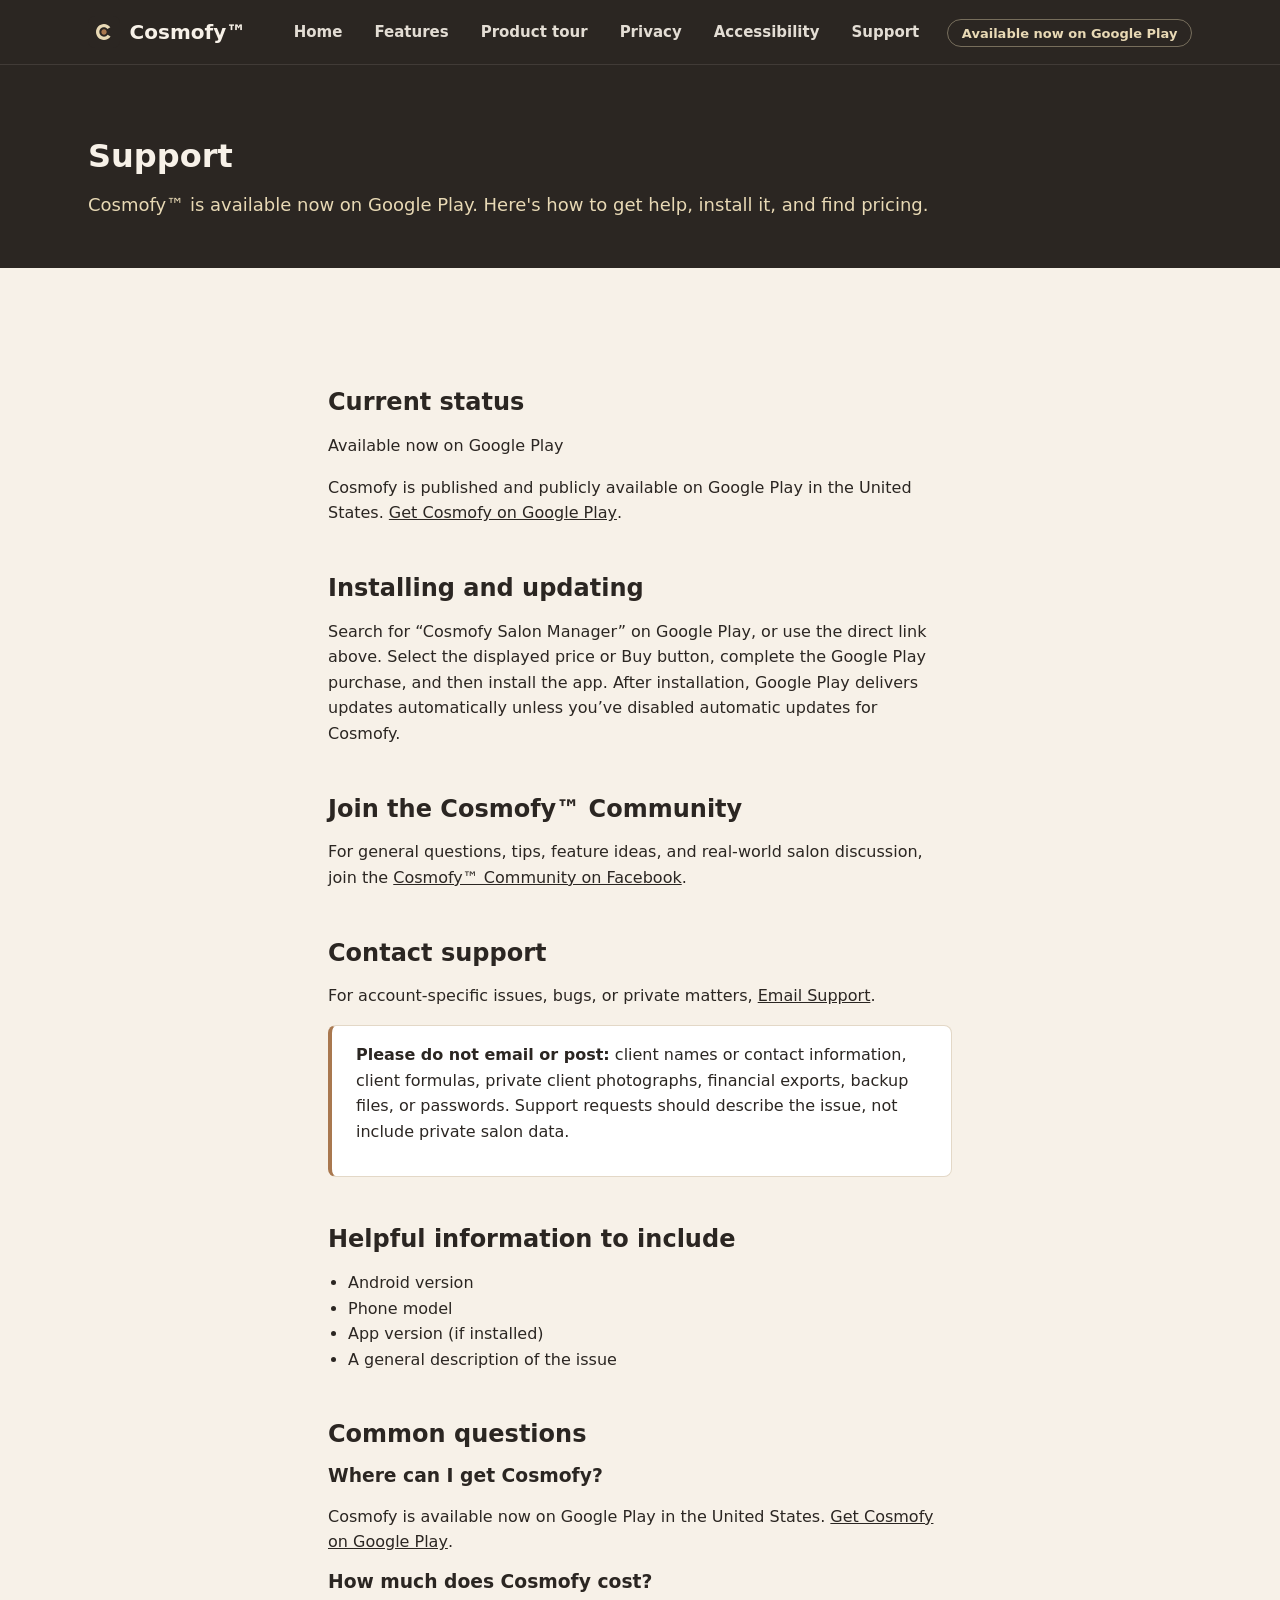
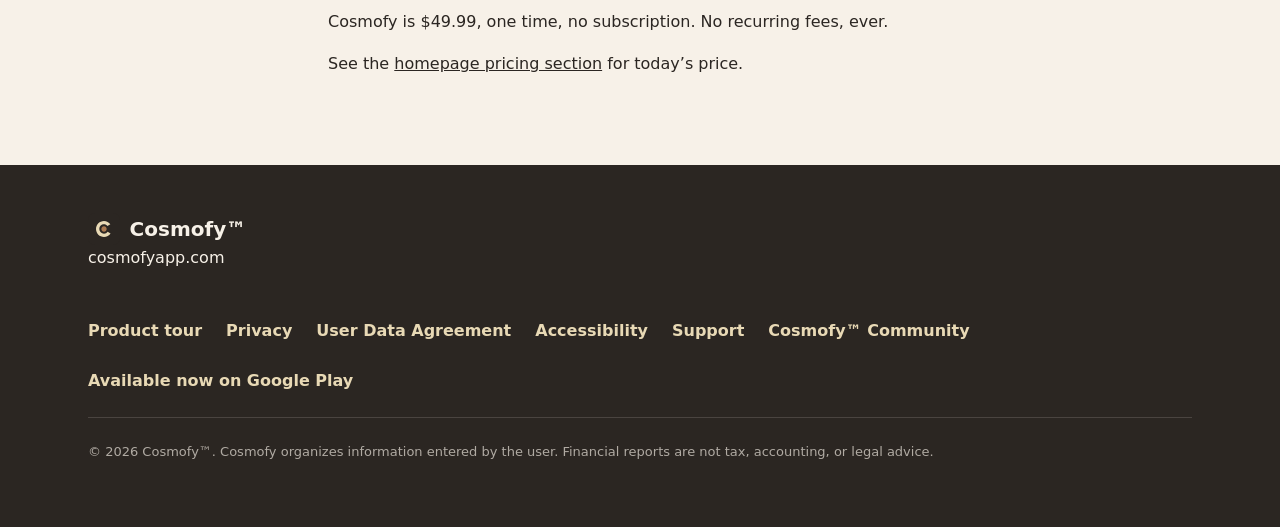
<file: support.html>
<!doctype html>
<html lang="en">
<head>
<meta charset="UTF-8">
<meta name="viewport" content="width=device-width, initial-scale=1">
<title>Support | Cosmofy™</title>
<meta name="description" content="Get help with Cosmofy, the private Android salon-management app for independent stylists, available now on Google Play.">
<link rel="canonical" href="https://cosmofyapp.com/support.html">
<meta name="theme-color" content="#2b2622">
<link rel="icon" href="favicon.svg" type="image/svg+xml">
<link rel="manifest" href="site.webmanifest">
<meta property="og:type" content="website">
<meta property="og:site_name" content="Cosmofy">
<meta property="og:title" content="Support | Cosmofy™">
<meta property="og:description" content="Get help with Cosmofy, the private Android salon-management app for independent stylists, available now on Google Play.">
<meta property="og:url" content="https://cosmofyapp.com/support.html">
<meta property="og:image" content="https://cosmofyapp.com/social-preview.png">
<meta property="og:image:type" content="image/png">
<meta property="og:image:width" content="1200">
<meta property="og:image:height" content="630">
<meta property="og:image:alt" content="Cosmofy — Private salon management built around the stylist">
<meta name="twitter:card" content="summary_large_image">
<meta name="twitter:title" content="Support | Cosmofy™">
<meta name="twitter:description" content="Get help with Cosmofy, the private Android salon-management app for independent stylists, available now on Google Play.">
<meta name="twitter:image" content="https://cosmofyapp.com/social-preview.png">
<meta name="twitter:image:alt" content="Cosmofy — Private salon management built around the stylist">
<meta http-equiv="Content-Security-Policy" content="default-src 'self'; img-src 'self' data:; style-src 'self'; script-src 'self'; font-src 'self'; form-action 'self'; base-uri 'self'; object-src 'none'; frame-ancestors 'none';">
<link rel="stylesheet" href="styles.css">
</head>
<body>
<a class="skip-link" href="#main-content">Skip to main content</a>

<header class="site-header">
  <div class="container nav-bar">
    <a class="wordmark" href="index.html">
      <svg class="logo-mark" viewBox="0 0 108 108" role="img" aria-labelledby="logo-title">
        <title id="logo-title">Cosmofy logo</title>
        <rect width="108" height="108" rx="24" fill="#2b2622"/>
        <path fill="#e8d9b5" d="M54,27 C39.09,27 27,39.09 27,54 C27,68.91 39.09,81 54,81 C63.16,81 71.24,76.42 76.14,69.44 L66.4,63.32 C63.29,67.29 58.94,69.7 54,69.7 C45.28,69.7 38.3,62.72 38.3,54 C38.3,45.28 45.28,38.3 54,38.3 C58.53,38.3 62.6,40.4 65.68,43.98 L75.5,37.98 C70.44,31.35 62.75,27 54,27 Z"/>
        <path fill="#a9784f" d="M54,45 C49.03,45 45,49.03 45,54 C45,58.97 49.03,63 54,63 C58.97,63 63,58.97 63,54 C63,49.03 58.97,45 54,45 Z"/>
      </svg>
      Cosmofy™
    </a>
    <button class="nav-toggle" type="button" data-nav-toggle aria-expanded="false" aria-controls="primary-navigation" aria-label="Menu">
      <span class="nav-toggle-icon"></span>
    </button>
    <nav class="primary-nav" id="primary-navigation" data-primary-nav aria-label="Primary">
      <ul>
        <li><a href="index.html">Home</a></li>
        <li><a href="index.html#features">Features</a></li>
        <li><a href="product-tour.html">Product tour</a></li>
        <li><a href="privacy.html">Privacy</a></li>
        <li><a href="accessibility.html">Accessibility</a></li>
        <li><a href="support.html" aria-current="page">Support</a></li>
        <li><a class="nav-beta-status" data-play-store-link href="https://play.google.com/store/apps/details?id=com.cosmofy.app" target="_blank" rel="noopener noreferrer"><span data-beta-status>Available now on Google Play</span><span class="visually-hidden"> (opens in a new tab)</span></a></li>
      </ul>
    </nav>
  </div>
</header>

<main id="main-content" tabindex="-1">
  <div class="page-header">
    <div class="container">
      <h1>Support</h1>
      <p class="lede">Cosmofy™ is available now on Google Play. Here's how to get help, install it, and find pricing.</p>
    </div>
  </div>

  <div class="section">
    <div class="container prose">
      <h2>Current status</h2>
      <p data-beta-status>Available now on Google Play</p>
      <p>Cosmofy is published and publicly available on Google Play in the United States. <a data-play-store-link href="https://play.google.com/store/apps/details?id=com.cosmofy.app" target="_blank" rel="noopener noreferrer">Get Cosmofy on Google Play<span class="visually-hidden"> (opens in a new tab)</span></a>.</p>

      <h2>Installing and updating</h2>
      <p>Search for &ldquo;Cosmofy Salon Manager&rdquo; on Google Play, or use the direct link above. Select the displayed price or Buy button, complete the Google Play purchase, and then install the app. After installation, Google Play delivers updates automatically unless you&rsquo;ve disabled automatic updates for Cosmofy.</p>

      <h2>Join the Cosmofy™ Community</h2>
      <p>For general questions, tips, feature ideas, and real-world salon discussion, join the <a href="https://www.facebook.com/groups/1084569343945187" data-facebook-link target="_blank" rel="noopener noreferrer">Cosmofy™ Community on Facebook<span class="visually-hidden"> (opens in a new tab)</span></a>.</p>

      <h2>Contact support</h2>
      <p>For account-specific issues, bugs, or private matters, <a href="mailto:dkeding1@gmail.com" data-support-email>Email Support</a>.</p>

      <div class="notice-box">
        <p><strong>Please do not email or post:</strong> client names or contact information, client formulas, private client photographs, financial exports, backup files, or passwords. Support requests should describe the issue, not include private salon data.</p>
      </div>

      <h2>Helpful information to include</h2>
      <ul>
        <li>Android version</li>
        <li>Phone model</li>
        <li>App version (if installed)</li>
        <li>A general description of the issue</li>
      </ul>

      <h2>Common questions</h2>
      <h3>Where can I get Cosmofy?</h3>
      <p>Cosmofy is available now on Google Play in the United States. <a data-play-store-link href="https://play.google.com/store/apps/details?id=com.cosmofy.app" target="_blank" rel="noopener noreferrer">Get Cosmofy on Google Play<span class="visually-hidden"> (opens in a new tab)</span></a>.</p>

      <h3>How much does Cosmofy cost?</h3>
      <p data-pricing-sentence>Cosmofy is $49.99, a one-time purchase with no subscription. A limited-time Cosmofy Launch Sale may be available for a short window for U.S. customers&mdash;check Google Play or this page for current pricing.</p>
      <p>See the <a href="index.html#pricing">homepage pricing section</a> for today&rsquo;s price.</p>
    </div>
  </div>
</main>

<footer class="site-footer">
  <div class="container">
    <div class="footer-grid">
      <div>
        <a class="wordmark" href="index.html">
          <svg class="logo-mark" viewBox="0 0 108 108" role="img" aria-labelledby="footer-logo-title">
            <title id="footer-logo-title">Cosmofy logo</title>
            <rect width="108" height="108" rx="24" fill="#2b2622"/>
            <path fill="#e8d9b5" d="M54,27 C39.09,27 27,39.09 27,54 C27,68.91 39.09,81 54,81 C63.16,81 71.24,76.42 76.14,69.44 L66.4,63.32 C63.29,67.29 58.94,69.7 54,69.7 C45.28,69.7 38.3,62.72 38.3,54 C38.3,45.28 45.28,38.3 54,38.3 C58.53,38.3 62.6,40.4 65.68,43.98 L75.5,37.98 C70.44,31.35 62.75,27 54,27 Z"/>
            <path fill="#a9784f" d="M54,45 C49.03,45 45,49.03 45,54 C45,58.97 49.03,63 54,63 C58.97,63 63,58.97 63,54 C63,49.03 58.97,45 54,45 Z"/>
          </svg>
          Cosmofy™
        </a>
        <p>cosmofyapp.com</p>
      </div>
      <ul class="footer-links">
        <li><a href="product-tour.html">Product tour</a></li>
        <li><a href="privacy.html">Privacy</a></li>
        <li><a href="user-data-agreement.html">User Data Agreement</a></li>
        <li><a href="accessibility.html">Accessibility</a></li>
        <li><a href="support.html">Support</a></li>
        <li><a href="https://www.facebook.com/groups/1084569343945187" data-facebook-link target="_blank" rel="noopener noreferrer">Cosmofy™ Community<span class="visually-hidden"> (opens in a new tab)</span></a></li>
        <li><a data-play-store-link href="https://play.google.com/store/apps/details?id=com.cosmofy.app" target="_blank" rel="noopener noreferrer"><span data-beta-status>Available now on Google Play</span><span class="visually-hidden"> (opens in a new tab)</span></a></li>
      </ul>
    </div>
    <p class="footer-fine-print">
      &copy; <span data-current-year>2026</span> Cosmofy™. Cosmofy organizes information entered by the user. Financial reports are not tax, accounting, or legal advice.
    </p>
  </div>
</footer>

<script src="site-config.js?v=20261005-2"></script>
<script src="script.js?v=20261005-2"></script>
</body>
</html>
</file>
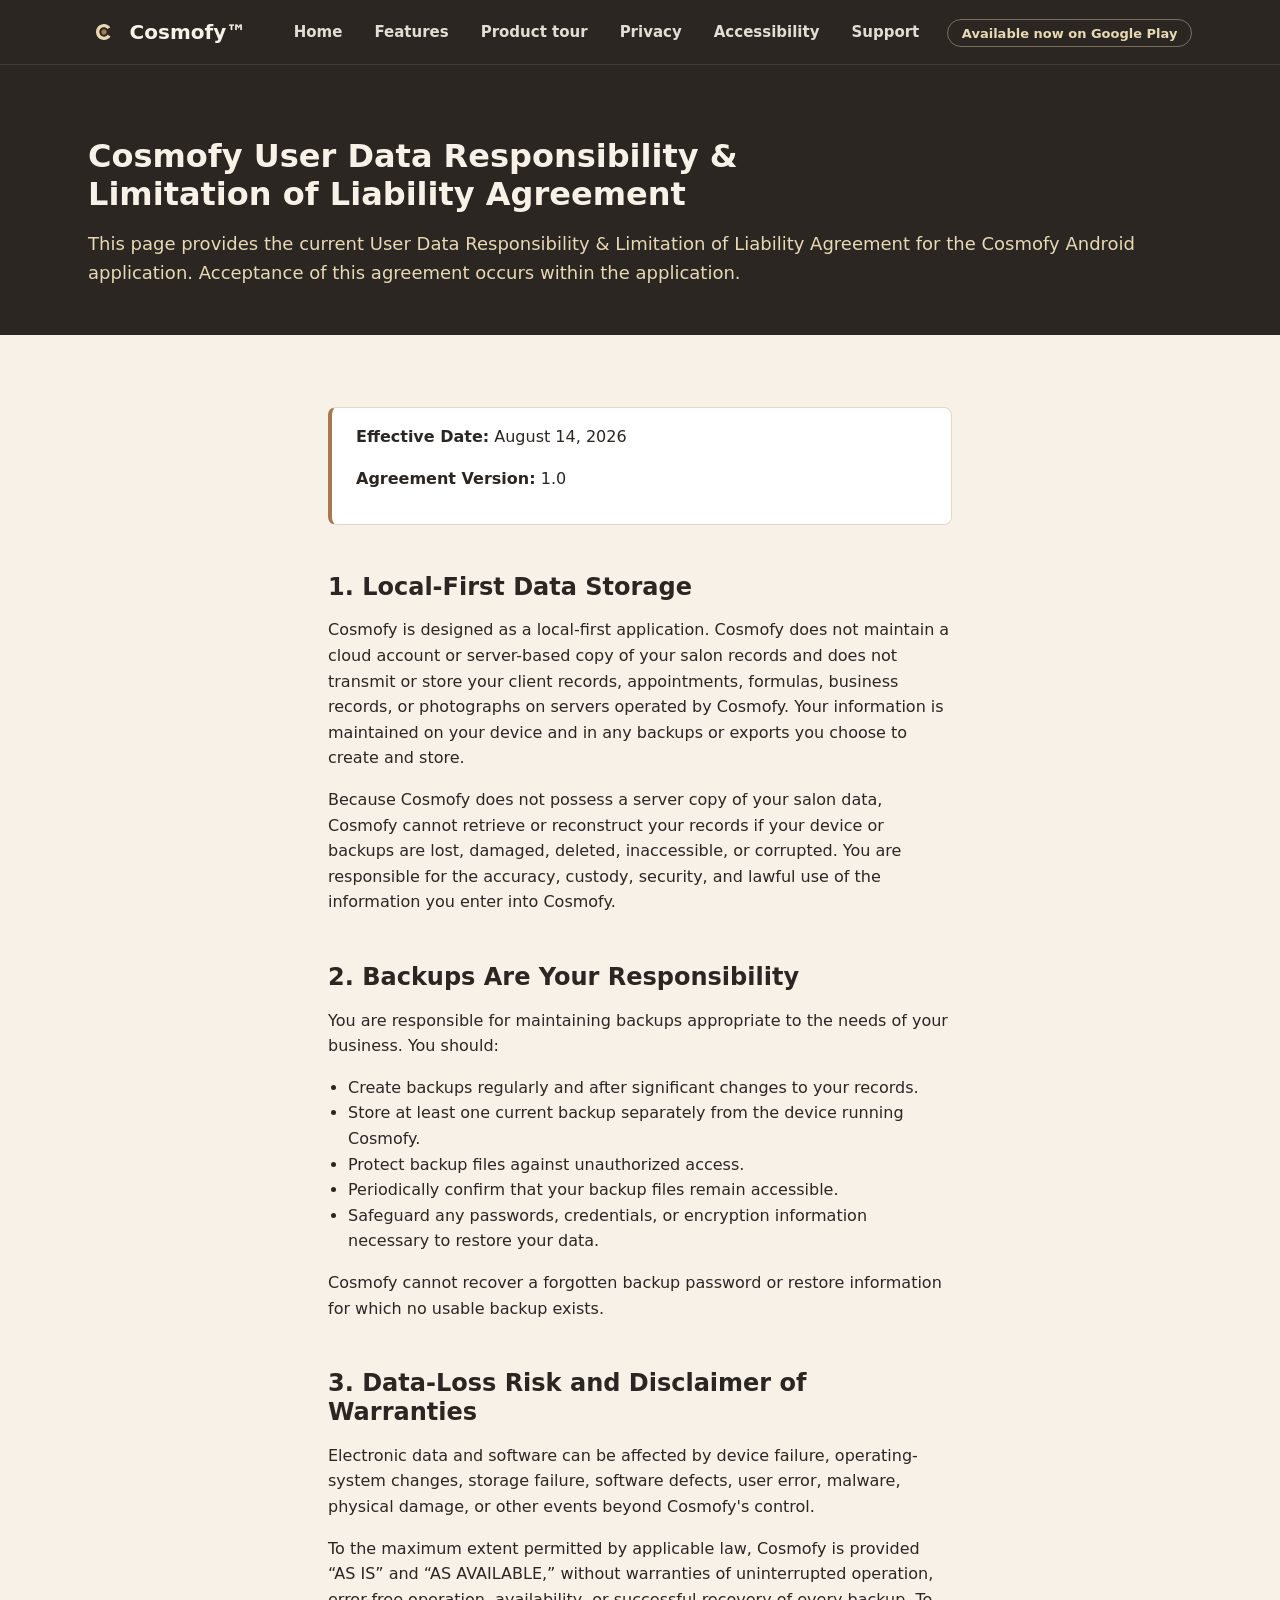
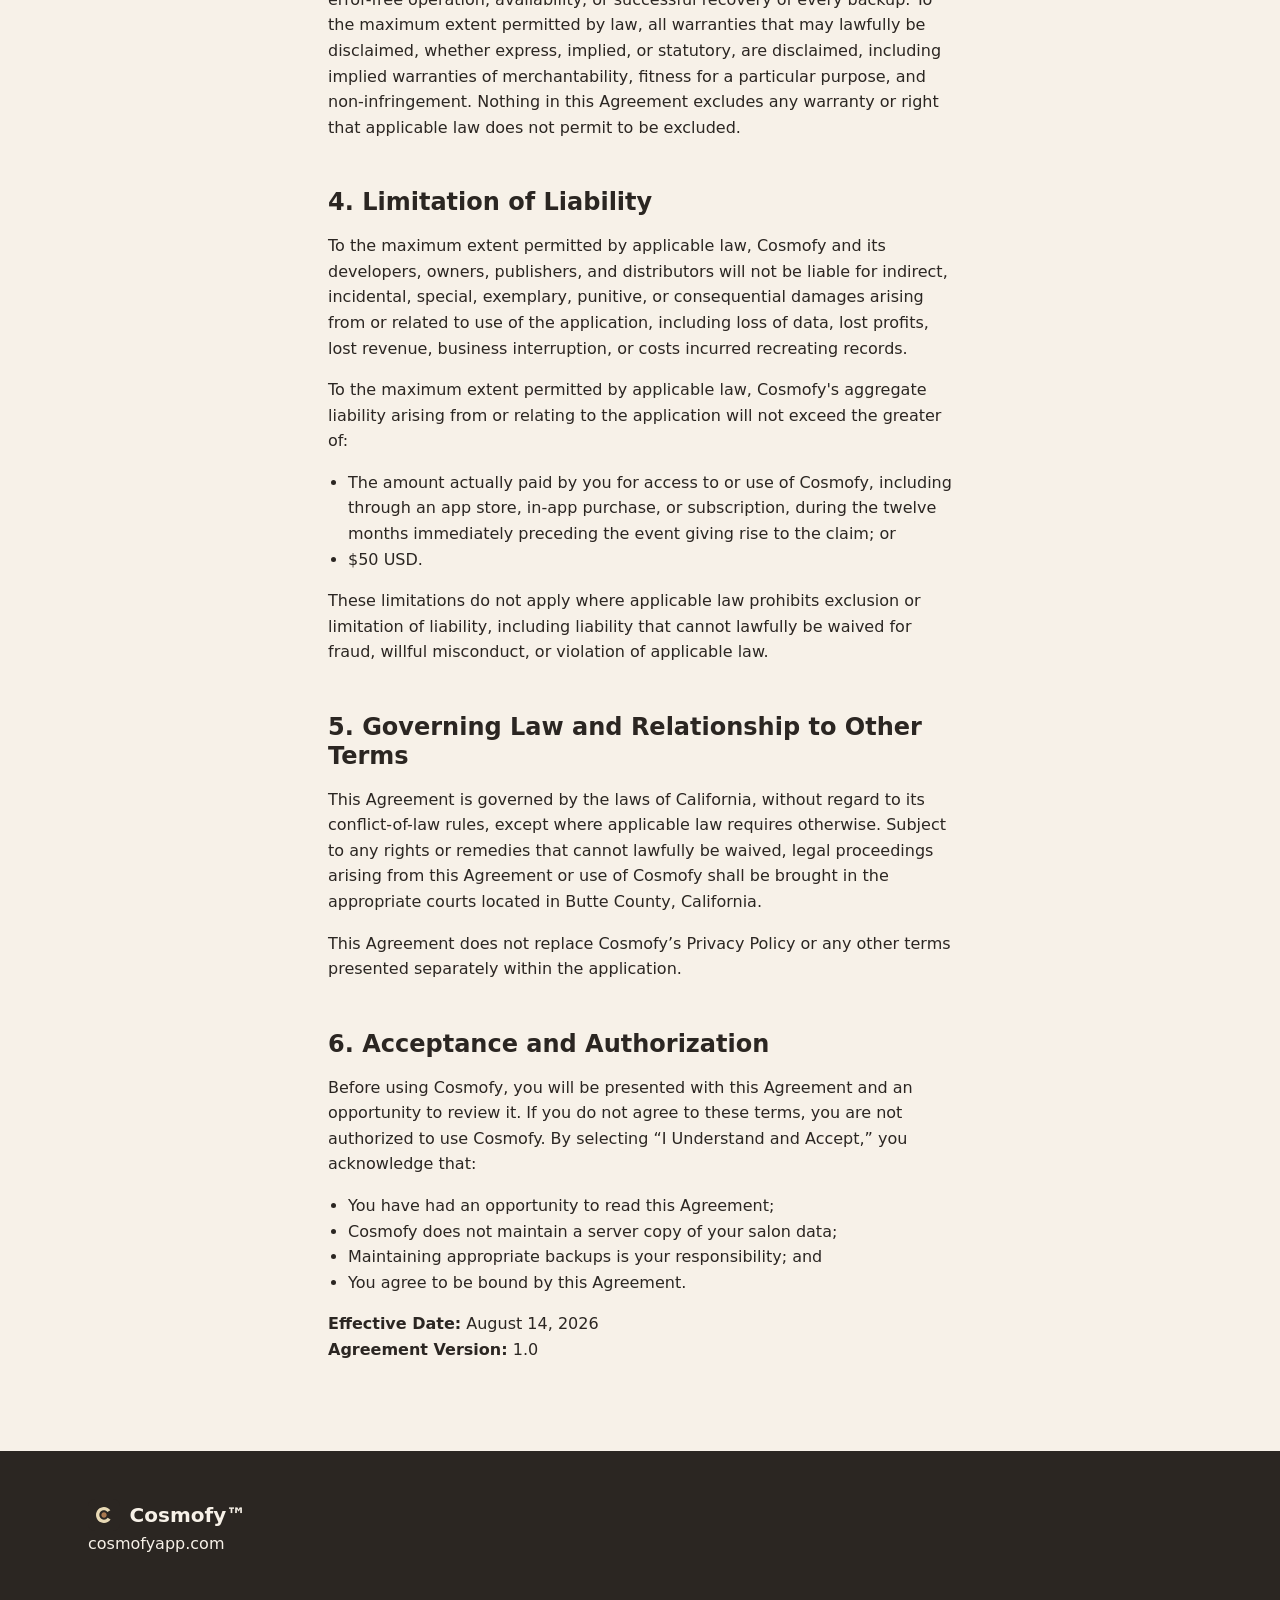
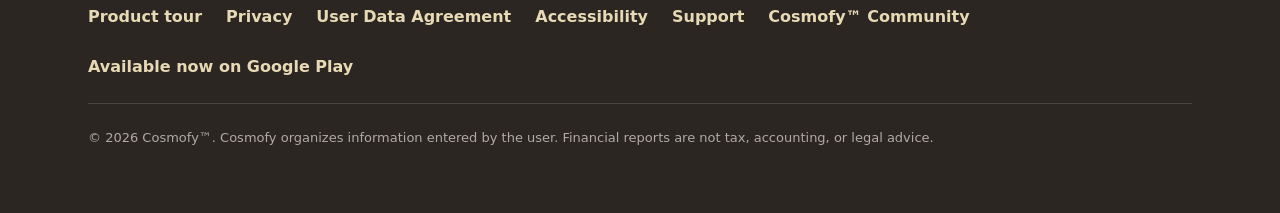
<file: user-data-agreement.html>
<!doctype html>
<html lang="en">
<head>
<meta charset="UTF-8">
<meta name="viewport" content="width=device-width, initial-scale=1">
<title>User Data Agreement | Cosmofy™</title>
<meta name="description" content="The Cosmofy User Data Responsibility &amp; Limitation of Liability Agreement for the Cosmofy Android application.">
<link rel="canonical" href="https://cosmofyapp.com/user-data-agreement.html">
<meta name="theme-color" content="#2b2622">
<link rel="icon" href="favicon.svg" type="image/svg+xml">
<link rel="manifest" href="site.webmanifest">
<meta property="og:type" content="website">
<meta property="og:site_name" content="Cosmofy">
<meta property="og:title" content="User Data Agreement | Cosmofy™">
<meta property="og:description" content="The Cosmofy User Data Responsibility &amp; Limitation of Liability Agreement for the Cosmofy Android application.">
<meta property="og:url" content="https://cosmofyapp.com/user-data-agreement.html">
<meta property="og:image" content="https://cosmofyapp.com/social-preview.png">
<meta property="og:image:type" content="image/png">
<meta property="og:image:width" content="1200">
<meta property="og:image:height" content="630">
<meta property="og:image:alt" content="Cosmofy — Private salon management built around the stylist">
<meta name="twitter:card" content="summary_large_image">
<meta name="twitter:title" content="User Data Agreement | Cosmofy™">
<meta name="twitter:description" content="The Cosmofy User Data Responsibility &amp; Limitation of Liability Agreement for the Cosmofy Android application.">
<meta name="twitter:image" content="https://cosmofyapp.com/social-preview.png">
<meta name="twitter:image:alt" content="Cosmofy — Private salon management built around the stylist">
<meta http-equiv="Content-Security-Policy" content="default-src 'self'; img-src 'self' data:; style-src 'self'; script-src 'self'; font-src 'self'; form-action 'self'; base-uri 'self'; object-src 'none'; frame-ancestors 'none';">
<link rel="stylesheet" href="styles.css">
</head>
<body>
<a class="skip-link" href="#main-content">Skip to main content</a>

<header class="site-header">
  <div class="container nav-bar">
    <a class="wordmark" href="index.html">
      <svg class="logo-mark" viewBox="0 0 108 108" role="img" aria-labelledby="logo-title">
        <title id="logo-title">Cosmofy logo</title>
        <rect width="108" height="108" rx="24" fill="#2b2622"/>
        <path fill="#e8d9b5" d="M54,27 C39.09,27 27,39.09 27,54 C27,68.91 39.09,81 54,81 C63.16,81 71.24,76.42 76.14,69.44 L66.4,63.32 C63.29,67.29 58.94,69.7 54,69.7 C45.28,69.7 38.3,62.72 38.3,54 C38.3,45.28 45.28,38.3 54,38.3 C58.53,38.3 62.6,40.4 65.68,43.98 L75.5,37.98 C70.44,31.35 62.75,27 54,27 Z"/>
        <path fill="#a9784f" d="M54,45 C49.03,45 45,49.03 45,54 C45,58.97 49.03,63 54,63 C58.97,63 63,58.97 63,54 C63,49.03 58.97,45 54,45 Z"/>
      </svg>
      Cosmofy™
    </a>
    <button class="nav-toggle" type="button" data-nav-toggle aria-expanded="false" aria-controls="primary-navigation" aria-label="Menu">
      <span class="nav-toggle-icon"></span>
    </button>
    <nav class="primary-nav" id="primary-navigation" data-primary-nav aria-label="Primary">
      <ul>
        <li><a href="index.html">Home</a></li>
        <li><a href="index.html#features">Features</a></li>
        <li><a href="product-tour.html">Product tour</a></li>
        <li><a href="privacy.html">Privacy</a></li>
        <li><a href="accessibility.html">Accessibility</a></li>
        <li><a href="support.html">Support</a></li>
        <li><a class="nav-beta-status" data-play-store-link href="https://play.google.com/store/apps/details?id=com.cosmofy.app" target="_blank" rel="noopener noreferrer"><span data-beta-status>Available now on Google Play</span><span class="visually-hidden"> (opens in a new tab)</span></a></li>
      </ul>
    </nav>
  </div>
</header>

<main id="main-content" tabindex="-1">
  <div class="page-header">
    <div class="container">
      <h1>Cosmofy User Data Responsibility &amp; Limitation of Liability Agreement</h1>
      <p class="lede">This page provides the current User Data Responsibility &amp; Limitation of Liability Agreement for the Cosmofy Android application. Acceptance of this agreement occurs within the application.</p>
    </div>
  </div>

  <div class="section">
    <div class="container prose">
      <div class="notice-box">
        <p><strong>Effective Date:</strong> August 14, 2026</p>
        <p><strong>Agreement Version:</strong> 1.0</p>
      </div>

      <h2>1. Local-First Data Storage</h2>
      <p>Cosmofy is designed as a local-first application. Cosmofy does not maintain a cloud account or server-based copy of your salon records and does not transmit or store your client records, appointments, formulas, business records, or photographs on servers operated by Cosmofy. Your information is maintained on your device and in any backups or exports you choose to create and store.</p>
      <p>Because Cosmofy does not possess a server copy of your salon data, Cosmofy cannot retrieve or reconstruct your records if your device or backups are lost, damaged, deleted, inaccessible, or corrupted. You are responsible for the accuracy, custody, security, and lawful use of the information you enter into Cosmofy.</p>

      <h2>2. Backups Are Your Responsibility</h2>
      <p>You are responsible for maintaining backups appropriate to the needs of your business. You should:</p>
      <ul>
        <li>Create backups regularly and after significant changes to your records.</li>
        <li>Store at least one current backup separately from the device running Cosmofy.</li>
        <li>Protect backup files against unauthorized access.</li>
        <li>Periodically confirm that your backup files remain accessible.</li>
        <li>Safeguard any passwords, credentials, or encryption information necessary to restore your data.</li>
      </ul>
      <p>Cosmofy cannot recover a forgotten backup password or restore information for which no usable backup exists.</p>

      <h2>3. Data-Loss Risk and Disclaimer of Warranties</h2>
      <p>Electronic data and software can be affected by device failure, operating-system changes, storage failure, software defects, user error, malware, physical damage, or other events beyond Cosmofy's control.</p>
      <p>To the maximum extent permitted by applicable law, Cosmofy is provided &ldquo;AS IS&rdquo; and &ldquo;AS AVAILABLE,&rdquo; without warranties of uninterrupted operation, error-free operation, availability, or successful recovery of every backup. To the maximum extent permitted by law, all warranties that may lawfully be disclaimed, whether express, implied, or statutory, are disclaimed, including implied warranties of merchantability, fitness for a particular purpose, and non-infringement. Nothing in this Agreement excludes any warranty or right that applicable law does not permit to be excluded.</p>

      <h2>4. Limitation of Liability</h2>
      <p>To the maximum extent permitted by applicable law, Cosmofy and its developers, owners, publishers, and distributors will not be liable for indirect, incidental, special, exemplary, punitive, or consequential damages arising from or related to use of the application, including loss of data, lost profits, lost revenue, business interruption, or costs incurred recreating records.</p>
      <p>To the maximum extent permitted by applicable law, Cosmofy's aggregate liability arising from or relating to the application will not exceed the greater of:</p>
      <ul>
        <li>The amount actually paid by you for access to or use of Cosmofy, including through an app store, in-app purchase, or subscription, during the twelve months immediately preceding the event giving rise to the claim; or</li>
        <li>$50 USD.</li>
      </ul>
      <p>These limitations do not apply where applicable law prohibits exclusion or limitation of liability, including liability that cannot lawfully be waived for fraud, willful misconduct, or violation of applicable law.</p>

      <h2>5. Governing Law and Relationship to Other Terms</h2>
      <p>This Agreement is governed by the laws of California, without regard to its conflict-of-law rules, except where applicable law requires otherwise. Subject to any rights or remedies that cannot lawfully be waived, legal proceedings arising from this Agreement or use of Cosmofy shall be brought in the appropriate courts located in Butte County, California.</p>
      <p>This Agreement does not replace Cosmofy&rsquo;s Privacy Policy or any other terms presented separately within the application.</p>

      <h2>6. Acceptance and Authorization</h2>
      <p>Before using Cosmofy, you will be presented with this Agreement and an opportunity to review it. If you do not agree to these terms, you are not authorized to use Cosmofy. By selecting &ldquo;I Understand and Accept,&rdquo; you acknowledge that:</p>
      <ul>
        <li>You have had an opportunity to read this Agreement;</li>
        <li>Cosmofy does not maintain a server copy of your salon data;</li>
        <li>Maintaining appropriate backups is your responsibility; and</li>
        <li>You agree to be bound by this Agreement.</li>
      </ul>
      <p><strong>Effective Date:</strong> August 14, 2026<br><strong>Agreement Version:</strong> 1.0</p>
    </div>
  </div>
</main>

<footer class="site-footer">
  <div class="container">
    <div class="footer-grid">
      <div>
        <a class="wordmark" href="index.html">
          <svg class="logo-mark" viewBox="0 0 108 108" role="img" aria-labelledby="footer-logo-title">
            <title id="footer-logo-title">Cosmofy logo</title>
            <rect width="108" height="108" rx="24" fill="#2b2622"/>
            <path fill="#e8d9b5" d="M54,27 C39.09,27 27,39.09 27,54 C27,68.91 39.09,81 54,81 C63.16,81 71.24,76.42 76.14,69.44 L66.4,63.32 C63.29,67.29 58.94,69.7 54,69.7 C45.28,69.7 38.3,62.72 38.3,54 C38.3,45.28 45.28,38.3 54,38.3 C58.53,38.3 62.6,40.4 65.68,43.98 L75.5,37.98 C70.44,31.35 62.75,27 54,27 Z"/>
            <path fill="#a9784f" d="M54,45 C49.03,45 45,49.03 45,54 C45,58.97 49.03,63 54,63 C58.97,63 63,58.97 63,54 C63,49.03 58.97,45 54,45 Z"/>
          </svg>
          Cosmofy™
        </a>
        <p>cosmofyapp.com</p>
      </div>
      <ul class="footer-links">
        <li><a href="product-tour.html">Product tour</a></li>
        <li><a href="privacy.html">Privacy</a></li>
        <li><a href="user-data-agreement.html">User Data Agreement</a></li>
        <li><a href="accessibility.html">Accessibility</a></li>
        <li><a href="support.html">Support</a></li>
        <li><a href="https://www.facebook.com/groups/1084569343945187" data-facebook-link target="_blank" rel="noopener noreferrer">Cosmofy™ Community<span class="visually-hidden"> (opens in a new tab)</span></a></li>
        <li><a data-play-store-link href="https://play.google.com/store/apps/details?id=com.cosmofy.app" target="_blank" rel="noopener noreferrer"><span data-beta-status>Available now on Google Play</span><span class="visually-hidden"> (opens in a new tab)</span></a></li>
      </ul>
    </div>
    <p class="footer-fine-print">
      &copy; <span data-current-year>2026</span> Cosmofy™. Cosmofy organizes information entered by the user. Financial reports are not tax, accounting, or legal advice.
    </p>
  </div>
</footer>

<script src="site-config.js?v=20261005-2"></script>
<script src="script.js?v=20261005-2"></script>
</body>
</html>
</file>
<file: styles.css>
/* ==========================================================================
   Cosmofy™ website styles
   Static, dependency-free CSS. System font stack only. No external assets.
   ========================================================================== */

:root {
  --color-charcoal: #2b2622;
  --color-cream: #f7f1e8;
  --color-espresso: #4a342a;
  --color-champagne: #e8d9b5;
  --color-bronze: #a9784f;
  --color-bronze-deep: #7a5433;
  --color-surface: #ffffff;
  --color-text: #2b2622;
  --color-text-muted: #6b5d52;
  --color-border: #e3d8c7;
  --color-focus: #7a5433;
  --color-error: #a8433a;

  --font-sans: Inter, ui-sans-serif, system-ui, -apple-system, BlinkMacSystemFont,
    "Segoe UI", sans-serif;

  --max-width: 72rem;
  --radius-sm: 0.5rem;
  --radius-md: 1rem;
  --radius-lg: 1.5rem;
  --space-1: 0.5rem;
  --space-2: 1rem;
  --space-3: 1.5rem;
  --space-4: 2rem;
  --space-5: 3rem;
  --space-6: 4.5rem;
  --space-7: 6rem;
  --shadow-sm: 0 1px 2px rgba(43, 38, 34, 0.08);
  --shadow-md: 0 8px 24px rgba(43, 38, 34, 0.12);
  --shadow-lg: 0 16px 40px rgba(43, 38, 34, 0.16);
}

/* --------------------------------------------------------------------------
   Reset
   -------------------------------------------------------------------------- */

*,
*::before,
*::after {
  box-sizing: border-box;
}

html {
  -webkit-text-size-adjust: 100%;
  text-size-adjust: 100%;
  scroll-behavior: smooth;
}

body {
  margin: 0;
  font-family: var(--font-sans);
  color: var(--color-text);
  background: var(--color-cream);
  line-height: 1.6;
  font-size: 1rem;
}

img {
  max-width: 100%;
  height: auto;
  display: block;
}

svg {
  overflow: visible;
}

a {
  color: inherit;
}

button {
  font: inherit;
  color: inherit;
}

ul,
ol {
  padding-left: 1.25rem;
}

h1,
h2,
h3,
h4 {
  line-height: 1.2;
  margin: 0 0 var(--space-2);
  font-weight: 700;
  color: var(--color-charcoal);
}

p {
  margin: 0 0 var(--space-2);
}

@media (prefers-reduced-motion: reduce) {
  html {
    scroll-behavior: auto;
  }
  *,
  *::before,
  *::after {
    animation-duration: 0.001ms !important;
    animation-iteration-count: 1 !important;
    transition-duration: 0.001ms !important;
    scroll-behavior: auto !important;
  }
}

/* --------------------------------------------------------------------------
   Focus visibility
   -------------------------------------------------------------------------- */

a:focus-visible,
button:focus-visible,
summary:focus-visible,
input:focus-visible,
[tabindex]:focus-visible {
  outline: 3px solid var(--color-focus);
  outline-offset: 3px;
  border-radius: var(--radius-sm);
}

/* --------------------------------------------------------------------------
   Layout helpers
   -------------------------------------------------------------------------- */

.container {
  max-width: var(--max-width);
  margin-inline: auto;
  padding-inline: var(--space-3);
}

.section {
  padding-block: var(--space-6);
}

.section-alt {
  background: var(--color-surface);
}

.section-dark {
  background: var(--color-charcoal);
  color: var(--color-cream);
}

.section-dark h2,
.section-dark h3 {
  color: var(--color-cream);
}

.section-header {
  max-width: 42rem;
  margin-bottom: var(--space-5);
}

.section-header-center {
  margin-inline: auto;
  text-align: center;
}

.eyebrow {
  display: inline-block;
  font-size: 0.8125rem;
  font-weight: 700;
  letter-spacing: 0.08em;
  text-transform: uppercase;
  color: var(--color-bronze-deep);
  margin-bottom: var(--space-1);
}

.section-dark .eyebrow {
  color: var(--color-champagne);
}

.lede {
  font-size: 1.125rem;
  color: var(--color-text-muted);
}

.section-dark .lede {
  color: var(--color-champagne);
}

/* --------------------------------------------------------------------------
   Skip link
   -------------------------------------------------------------------------- */

.skip-link {
  position: absolute;
  left: 1rem;
  top: -3.5rem;
  background: var(--color-charcoal);
  color: var(--color-cream);
  padding: 0.75rem 1.25rem;
  border-radius: var(--radius-sm);
  z-index: 1000;
  transition: top 0.15s ease;
  font-weight: 600;
}

.skip-link:focus {
  top: 1rem;
}

/* --------------------------------------------------------------------------
   Header / navigation
   -------------------------------------------------------------------------- */

.site-header {
  position: sticky;
  top: 0;
  z-index: 100;
  background: var(--color-charcoal);
  color: var(--color-cream);
  border-bottom: 1px solid rgba(247, 241, 232, 0.1);
}

.nav-bar {
  display: flex;
  align-items: center;
  justify-content: space-between;
  padding-block: var(--space-2);
  gap: var(--space-2);
}

.wordmark {
  display: flex;
  align-items: center;
  gap: 0.6rem;
  font-weight: 800;
  font-size: 1.25rem;
  text-decoration: none;
  color: var(--color-cream);
  white-space: nowrap;
}

.wordmark .logo-mark {
  width: 2rem;
  height: 2rem;
  flex-shrink: 0;
}

.nav-toggle {
  display: none;
  background: transparent;
  border: 1px solid rgba(247, 241, 232, 0.35);
  border-radius: var(--radius-sm);
  padding: 0.55rem 0.75rem;
  cursor: pointer;
  min-width: 44px;
  min-height: 44px;
  align-items: center;
  justify-content: center;
}

.nav-toggle-icon {
  display: block;
  width: 1.25rem;
  height: 2px;
  background: var(--color-cream);
  position: relative;
}

.nav-toggle-icon::before,
.nav-toggle-icon::after {
  content: "";
  position: absolute;
  left: 0;
  width: 1.25rem;
  height: 2px;
  background: var(--color-cream);
}

.nav-toggle-icon::before {
  top: -6px;
}

.nav-toggle-icon::after {
  top: 6px;
}

.primary-nav {
  display: flex;
  align-items: center;
}

.primary-nav ul {
  display: flex;
  list-style: none;
  gap: var(--space-3);
  margin: 0;
  padding: 0;
  align-items: center;
}

.primary-nav a {
  text-decoration: none;
  font-weight: 600;
  font-size: 0.9375rem;
  color: var(--color-cream);
  opacity: 0.9;
  padding: 0.5rem 0.25rem;
}

.primary-nav a:hover,
.primary-nav a:focus-visible {
  opacity: 1;
  text-decoration: underline;
  text-underline-offset: 4px;
}

.nav-beta-status {
  font-size: 0.8125rem;
  font-weight: 600;
  color: var(--color-champagne);
  border: 1px solid rgba(232, 217, 181, 0.4);
  border-radius: 999px;
  padding: 0.35rem 0.85rem;
  white-space: nowrap;
}

/* The status badge is now a real link (<a class="nav-beta-status">), so the
   generic ".primary-nav a" rule also matches it and, at equal/lower
   specificity, would otherwise overwrite the pill's own color, padding,
   font-size, and opacity. This higher-specificity override keeps the pill
   looking exactly as it did as plain text, while still behaving like a
   link (focus outline, hover underline) via the shared :hover/:focus-visible
   rule above. */
.primary-nav a.nav-beta-status {
  font-size: 0.8125rem;
  font-weight: 600;
  color: var(--color-champagne);
  opacity: 1;
  padding: 0.35rem 0.85rem;
}

@media (max-width: 860px) {
  .nav-toggle {
    display: inline-flex;
  }

  .primary-nav {
    position: absolute;
    top: 100%;
    left: 0;
    right: 0;
    background: var(--color-charcoal);
    border-bottom: 1px solid rgba(247, 241, 232, 0.1);
    display: none;
  }

  .primary-nav.is-open {
    display: block;
  }

  .primary-nav ul {
    flex-direction: column;
    align-items: stretch;
    gap: 0;
    padding: var(--space-2) var(--space-3) var(--space-3);
  }

  .primary-nav li {
    border-bottom: 1px solid rgba(247, 241, 232, 0.08);
  }

  .primary-nav a {
    display: block;
    padding: 0.85rem 0.25rem;
    min-height: 44px;
  }

  .nav-beta-status {
    display: inline-block;
    margin-top: var(--space-2);
  }

  .primary-nav a.nav-beta-status {
    display: inline-block;
    padding: 0.35rem 0.85rem;
    min-height: 0;
  }
}

/* --------------------------------------------------------------------------
   Buttons
   -------------------------------------------------------------------------- */

.btn {
  display: inline-flex;
  align-items: center;
  justify-content: center;
  gap: 0.5rem;
  border-radius: var(--radius-sm);
  padding: 0.85rem 1.5rem;
  font-weight: 700;
  font-size: 0.9375rem;
  text-decoration: none;
  border: 2px solid transparent;
  cursor: pointer;
  min-height: 44px;
  transition: transform 0.15s ease, background 0.15s ease, box-shadow 0.15s ease;
}

.btn-primary {
  background: var(--color-bronze-deep);
  color: var(--color-cream);
}

.btn-primary:hover {
  background: var(--color-espresso);
}

.btn-secondary {
  background: transparent;
  color: var(--color-charcoal);
  border-color: var(--color-charcoal);
}

.section-dark .btn-secondary {
  color: var(--color-cream);
  border-color: var(--color-cream);
}

.btn-secondary:hover {
  background: rgba(43, 38, 34, 0.08);
}

.section-dark .btn-secondary:hover {
  background: rgba(247, 241, 232, 0.1);
}

.btn-row {
  display: flex;
  flex-wrap: wrap;
  gap: var(--space-2);
  margin-top: var(--space-3);
}

.btn-row-center {
  justify-content: center;
}

.btn-lg {
  padding: 1rem 2rem;
  font-size: 1.0625rem;
}

/* --------------------------------------------------------------------------
   Hero
   -------------------------------------------------------------------------- */

.hero {
  padding-block: var(--space-7) var(--space-6);
}

.hero .container {
  display: grid;
  grid-template-columns: 1.1fr 0.9fr;
  gap: var(--space-6);
  align-items: center;
}

.hero h1 {
  font-size: clamp(2rem, 4vw + 1rem, 3rem);
  max-width: 22ch;
}

.hero-copy p.lede {
  max-width: 46ch;
}

@media (max-width: 900px) {
  .hero .container {
    grid-template-columns: 1fr;
  }

  .hero-visual {
    order: -1;
  }
}

.hero-points {
  list-style: none;
  padding: 0;
  margin: var(--space-3) 0 0;
  display: flex;
  flex-wrap: wrap;
  gap: var(--space-3);
  font-size: 0.9375rem;
  font-weight: 600;
  color: var(--color-text-muted);
}

.hero-points li {
  display: flex;
  align-items: center;
  gap: 0.4rem;
}

.hero-points .icon {
  color: var(--color-bronze-deep);
  font-weight: 800;
}

/* --------------------------------------------------------------------------
   Phone mockup (pure CSS)
   -------------------------------------------------------------------------- */

.phone-mockup {
  width: 100%;
  max-width: 280px;
  margin-inline: auto;
  background: var(--color-charcoal);
  border-radius: 2.25rem;
  padding: 0.6rem;
  box-shadow: var(--shadow-lg);
}

.phone-mockup-screen {
  background: var(--color-cream);
  border-radius: 1.75rem;
  overflow: hidden;
  aspect-ratio: 9 / 19.5;
  display: flex;
  flex-direction: column;
}

.phone-mockup-screen img {
  width: 100%;
  height: 100%;
  object-fit: cover;
  object-position: top center;
  display: block;
}

/* --------------------------------------------------------------------------
   Screenshot gallery
   -------------------------------------------------------------------------- */

.screenshot-gallery {
  display: grid;
  grid-template-columns: repeat(auto-fit, minmax(160px, 1fr));
  gap: var(--space-4);
}

.screenshot-item {
  margin: 0;
  text-align: center;
}

.screenshot-item .phone-mockup {
  max-width: 200px;
}

.screenshot-item figcaption {
  margin-top: var(--space-2);
  font-size: 0.9375rem;
  color: var(--color-text-muted);
}

.gallery-hint {
  margin-top: calc(var(--space-2) * -1);
  margin-bottom: var(--space-3);
  color: var(--color-text-muted);
  font-size: 0.9375rem;
}

.screenshot-trigger {
  display: block;
  border-radius: var(--radius-lg);
  cursor: pointer;
}

.screenshot-trigger .phone-mockup {
  transition: transform 0.15s ease, box-shadow 0.15s ease;
}

.screenshot-trigger:hover .phone-mockup,
.screenshot-trigger:focus-visible .phone-mockup {
  transform: translateY(-4px);
  box-shadow: var(--shadow-lg);
}

/* --------------------------------------------------------------------------
   Screenshot lightbox
   -------------------------------------------------------------------------- */

.lightbox {
  border: 0;
  padding: 0;
  margin: 0;
  width: 100vw;
  height: 100vh;
  height: 100dvh;
  max-width: 100vw;
  max-height: 100vh;
  max-height: 100dvh;
  background: transparent;
  display: none;
}

.lightbox[open] {
  display: flex;
  align-items: center;
  justify-content: center;
}

.lightbox::backdrop {
  background: rgba(20, 16, 13, 0.92);
}

.lightbox :focus-visible {
  outline-color: var(--color-cream);
}

.lightbox-panel {
  max-width: 100%;
  max-height: 100%;
  overflow-y: auto;
  box-sizing: border-box;
  padding: var(--space-3);
  display: flex;
  flex-direction: column;
  align-items: center;
  gap: var(--space-2);
}

.lightbox-toolbar {
  width: 100%;
  max-width: 95vw;
  display: flex;
  align-items: center;
  justify-content: center;
  gap: var(--space-2);
  flex-wrap: wrap;
}

.lightbox-position {
  margin: 0;
  color: var(--color-cream);
  font-size: 0.875rem;
  white-space: nowrap;
}

.lightbox-btn {
  display: inline-flex;
  align-items: center;
  gap: 0.4rem;
  min-height: 44px;
  min-width: 44px;
  padding: 0.5rem 0.9rem;
  border-radius: var(--radius-sm);
  border: 2px solid var(--color-cream);
  background: transparent;
  color: var(--color-cream);
  font-weight: 700;
  font-size: 0.875rem;
  cursor: pointer;
  transition: background 0.15s ease;
}

.lightbox-btn:hover {
  background: rgba(247, 241, 232, 0.12);
}

.lightbox-icon {
  font-size: 1.125rem;
  line-height: 1;
}

.lightbox-image-wrap {
  width: 100%;
  display: flex;
  align-items: center;
  justify-content: center;
}

.lightbox-image {
  display: block;
  max-width: 95vw;
  max-height: 90vh;
  max-height: 90dvh;
  width: auto;
  height: auto;
  object-fit: contain;
  border-radius: var(--radius-md);
  background: var(--color-cream);
}

.lightbox-caption {
  margin: 0;
  color: var(--color-cream);
  text-align: center;
  font-size: 0.9375rem;
  max-width: 95vw;
}

/* --------------------------------------------------------------------------
   Cards
   -------------------------------------------------------------------------- */

.card-grid {
  display: grid;
  grid-template-columns: repeat(3, 1fr);
  gap: var(--space-3);
}

@media (max-width: 900px) {
  .card-grid {
    grid-template-columns: 1fr;
  }
}

.card {
  background: var(--color-surface);
  border: 1px solid var(--color-border);
  border-radius: var(--radius-md);
  padding: var(--space-3);
  box-shadow: var(--shadow-sm);
}

.card h3 {
  font-size: 1.125rem;
}

.card p {
  color: var(--color-text-muted);
  margin-bottom: 0;
}

/* Feature overview groups */

.feature-groups {
  display: grid;
  grid-template-columns: repeat(2, 1fr);
  gap: var(--space-4);
}

@media (max-width: 760px) {
  .feature-groups {
    grid-template-columns: 1fr;
  }
}

.feature-group h3 {
  font-size: 1.0625rem;
  border-bottom: 2px solid var(--color-bronze);
  padding-bottom: 0.5rem;
  margin-bottom: var(--space-2);
}

.feature-list {
  list-style: none;
  padding: 0;
  margin: 0;
  display: grid;
  gap: 0.5rem;
}

.feature-list li {
  background: var(--color-surface);
  border: 1px solid var(--color-border);
  border-radius: var(--radius-sm);
  padding: 0.6rem 0.85rem;
  font-size: 0.9375rem;
}

/* Problem list */

.problem-list {
  list-style: none;
  padding: 0;
  margin: 0;
  display: grid;
  gap: var(--space-2);
}

.problem-list li {
  display: flex;
  gap: 0.75rem;
  align-items: flex-start;
  background: var(--color-surface);
  border: 1px solid var(--color-border);
  border-radius: var(--radius-md);
  padding: var(--space-2);
}

.problem-list .marker {
  flex-shrink: 0;
  width: 1.75rem;
  height: 1.75rem;
  border-radius: 50%;
  background: var(--color-champagne);
  color: var(--color-espresso);
  display: flex;
  align-items: center;
  justify-content: center;
  font-weight: 800;
  font-size: 0.85rem;
}

/* Privacy / accessibility check style lists */

.check-list {
  list-style: none;
  padding: 0;
  margin: 0;
  display: grid;
  gap: 0.75rem;
}

.check-list li {
  display: flex;
  gap: 0.65rem;
  align-items: flex-start;
}

.check-list .icon {
  flex-shrink: 0;
  color: var(--color-champagne);
  font-weight: 800;
}

.section-dark .check-list .icon {
  color: var(--color-champagne);
}

/* --------------------------------------------------------------------------
   Pricing card
   -------------------------------------------------------------------------- */

.pricing-card {
  background: var(--color-surface);
  color: var(--color-text);
  border-radius: var(--radius-lg);
  padding: var(--space-5) var(--space-4);
  box-shadow: var(--shadow-lg);
  max-width: 28rem;
  margin-inline: auto;
  text-align: center;
}

.pricing-badge {
  display: inline-block;
  background: var(--color-bronze-deep);
  color: var(--color-cream);
  font-weight: 700;
  font-size: 0.8125rem;
  letter-spacing: 0.04em;
  text-transform: uppercase;
  border-radius: 999px;
  padding: 0.4rem 1rem;
  margin: 0 0 var(--space-3);
}

.pricing-badge[hidden] {
  display: none;
}

.pricing-price-row {
  display: flex;
  align-items: baseline;
  justify-content: center;
  flex-wrap: wrap;
  gap: var(--space-2);
  margin-bottom: var(--space-2);
}

.pricing-price {
  font-weight: 800;
  font-size: 2.75rem;
  color: var(--color-charcoal);
}

.pricing-price-regular.is-secondary {
  font-size: 1.375rem;
  font-weight: 700;
  color: var(--color-text-muted);
}

.pricing-price-regular.is-struck {
  text-decoration: line-through;
}

.pricing-price-sale {
  color: var(--color-bronze-deep);
}

.pricing-savings {
  font-weight: 700;
  color: var(--color-bronze-deep);
  margin-bottom: var(--space-2);
}

.pricing-note {
  color: var(--color-text-muted);
  font-size: 0.9375rem;
  margin-bottom: var(--space-3);
}

.pricing-terms {
  text-align: left;
  margin-bottom: var(--space-3);
}

.pricing-card .btn-row {
  justify-content: center;
}

/* --------------------------------------------------------------------------
   FAQ (native details/summary — accessible state built in)
   -------------------------------------------------------------------------- */

.faq-item {
  border: 1px solid var(--color-border);
  border-radius: var(--radius-md);
  background: var(--color-surface);
  margin-bottom: var(--space-2);
  padding: 0;
  overflow: hidden;
}

.faq-item summary {
  cursor: pointer;
  font-weight: 700;
  padding: var(--space-2) var(--space-3);
  list-style: none;
  display: flex;
  align-items: center;
  justify-content: space-between;
  gap: var(--space-2);
  min-height: 44px;
}

.faq-item summary::-webkit-details-marker {
  display: none;
}

.faq-item summary::after {
  content: "+";
  font-size: 1.25rem;
  font-weight: 700;
  color: var(--color-bronze-deep);
  flex-shrink: 0;
}

.faq-item[open] summary::after {
  content: "\2212";
}

.faq-item .faq-answer {
  padding: 0 var(--space-3) var(--space-3);
  color: var(--color-text-muted);
}

/* --------------------------------------------------------------------------
   Footer
   -------------------------------------------------------------------------- */

.site-footer {
  background: var(--color-charcoal);
  color: var(--color-cream);
  padding-block: var(--space-5);
}

.footer-grid {
  display: flex;
  flex-wrap: wrap;
  justify-content: space-between;
  gap: var(--space-4);
  margin-bottom: var(--space-3);
}

.footer-links {
  list-style: none;
  padding: 0;
  margin: 0;
  display: flex;
  flex-wrap: wrap;
  gap: var(--space-3);
}

.footer-links a {
  text-decoration: none;
  color: var(--color-champagne);
  font-weight: 600;
}

.footer-links a:hover,
.footer-links a:focus-visible {
  text-decoration: underline;
}

.footer-fine-print {
  font-size: 0.8125rem;
  color: rgba(247, 241, 232, 0.65);
  border-top: 1px solid rgba(247, 241, 232, 0.15);
  padding-top: var(--space-3);
}

/* --------------------------------------------------------------------------
   Simple pages (privacy / accessibility / support / 404)
   -------------------------------------------------------------------------- */

.page-header {
  background: var(--color-charcoal);
  color: var(--color-cream);
  padding-block: var(--space-6) var(--space-4);
}

.page-header h1 {
  color: var(--color-cream);
  max-width: 30ch;
}

.page-header .lede {
  color: var(--color-champagne);
}

/* Privacy Policy page title only — unlike the other .page-header pages (Accessibility, Support,
   404), whose H1 text is short enough to wrap comfortably at the browser's default H1 size,
   "Cosmofy Privacy Policy" was found to overflow narrow phone widths (400px and below). Scoped to
   this one heading via its own class rather than widening .page-header h1 itself, so Accessibility/
   Support/404 keep their exact current sizing. Clamped at 2rem so nothing changes at the widths
   where the unstyled default already rendered at 2rem (normal mobile widths and up, and desktop).

   Headless-Chromium measurement confirmed the box itself is never the problem — at 400px the H1's
   own content box computes to exactly 352px (the container's 400px minus 24px padding each side),
   with document.documentElement.scrollWidth === clientWidth (no page-level overflow) either
   before or after this rule. The one thing that measurement can't rule out is font substitution:
   this environment has no "Inter" installed and falls back to the next entry in --font-sans, which
   may be narrower than Inter actually is on a machine that has it installed. overflow-wrap here is
   the structural guarantee for that case — it does not change any font-size number, it just forbids
   this heading's box from ever being exceeded by a run of text, on any font, by allowing a break
   inside a word as a last resort instead of overflowing. word-break is the older-syntax equivalent
   for engines that don't yet support the overflow-wrap keyword. */
.privacy-policy-title {
  font-size: clamp(1.5rem, 8vw, 2rem);
  max-width: 100%;
  overflow-wrap: break-word;
  word-break: break-word;
}

.prose {
  max-width: 42rem;
}

.prose h2 {
  margin-top: var(--space-5);
}

.prose ul {
  margin-bottom: var(--space-2);
}

.notice-box {
  background: var(--color-surface);
  border: 1px solid var(--color-border);
  border-left: 4px solid var(--color-bronze);
  border-radius: var(--radius-sm);
  padding: var(--space-2) var(--space-3);
  margin-bottom: var(--space-3);
}

.error-page {
  min-height: 60vh;
  display: flex;
  align-items: center;
}

.error-page .container {
  text-align: center;
}

#main-content:focus {
  outline: 3px solid var(--color-focus);
  outline-offset: 3px;
}

.visually-hidden {
  position: absolute;
  width: 1px;
  height: 1px;
  overflow: hidden;
  clip: rect(0 0 0 0);
  white-space: nowrap;
  border: 0;
  padding: 0;
  margin: -1px;
}
</file>
<file: product-tour.css>
/* Cosmofy™ product tour — tablet screenshot presentation. */

.product-tour-intro {
  max-width: 48rem;
}

.product-tour-section + .product-tour-section {
  margin-top: var(--space-6);
}

.product-tour-section .section-header {
  margin-bottom: var(--space-4);
}

.product-tour-grid {
  display: grid;
  grid-template-columns: repeat(auto-fit, minmax(240px, 1fr));
  gap: var(--space-4);
  align-items: start;
}

.product-tour-item {
  margin: 0;
  text-align: center;
}

.tour-trigger {
  display: block;
  border-radius: var(--radius-lg);
  cursor: pointer;
}

.tour-frame {
  width: 100%;
  max-width: 320px;
  margin-inline: auto;
  background: var(--color-charcoal);
  border-radius: 1.25rem;
  padding: 0.5rem;
  box-shadow: var(--shadow-md);
  transition: transform 0.15s ease, box-shadow 0.15s ease;
}

.tour-trigger:hover .tour-frame,
.tour-trigger:focus-visible .tour-frame {
  transform: translateY(-4px);
  box-shadow: var(--shadow-lg);
}

.tour-screen {
  aspect-ratio: 5 / 8;
  border-radius: 0.75rem;
  overflow: hidden;
  background: var(--color-cream);
  display: block;
}

.tour-screen img {
  width: 100%;
  height: 100%;
  object-fit: cover;
  display: block;
}

.product-tour-item figcaption {
  max-width: 28rem;
  margin: var(--space-2) auto 0;
  color: var(--color-text-muted);
  font-size: 0.9375rem;
}

.product-tour-actions {
  margin-top: var(--space-5);
}

@media (max-width: 540px) {
  .tour-frame {
    max-width: 280px;
  }
}
</file>
